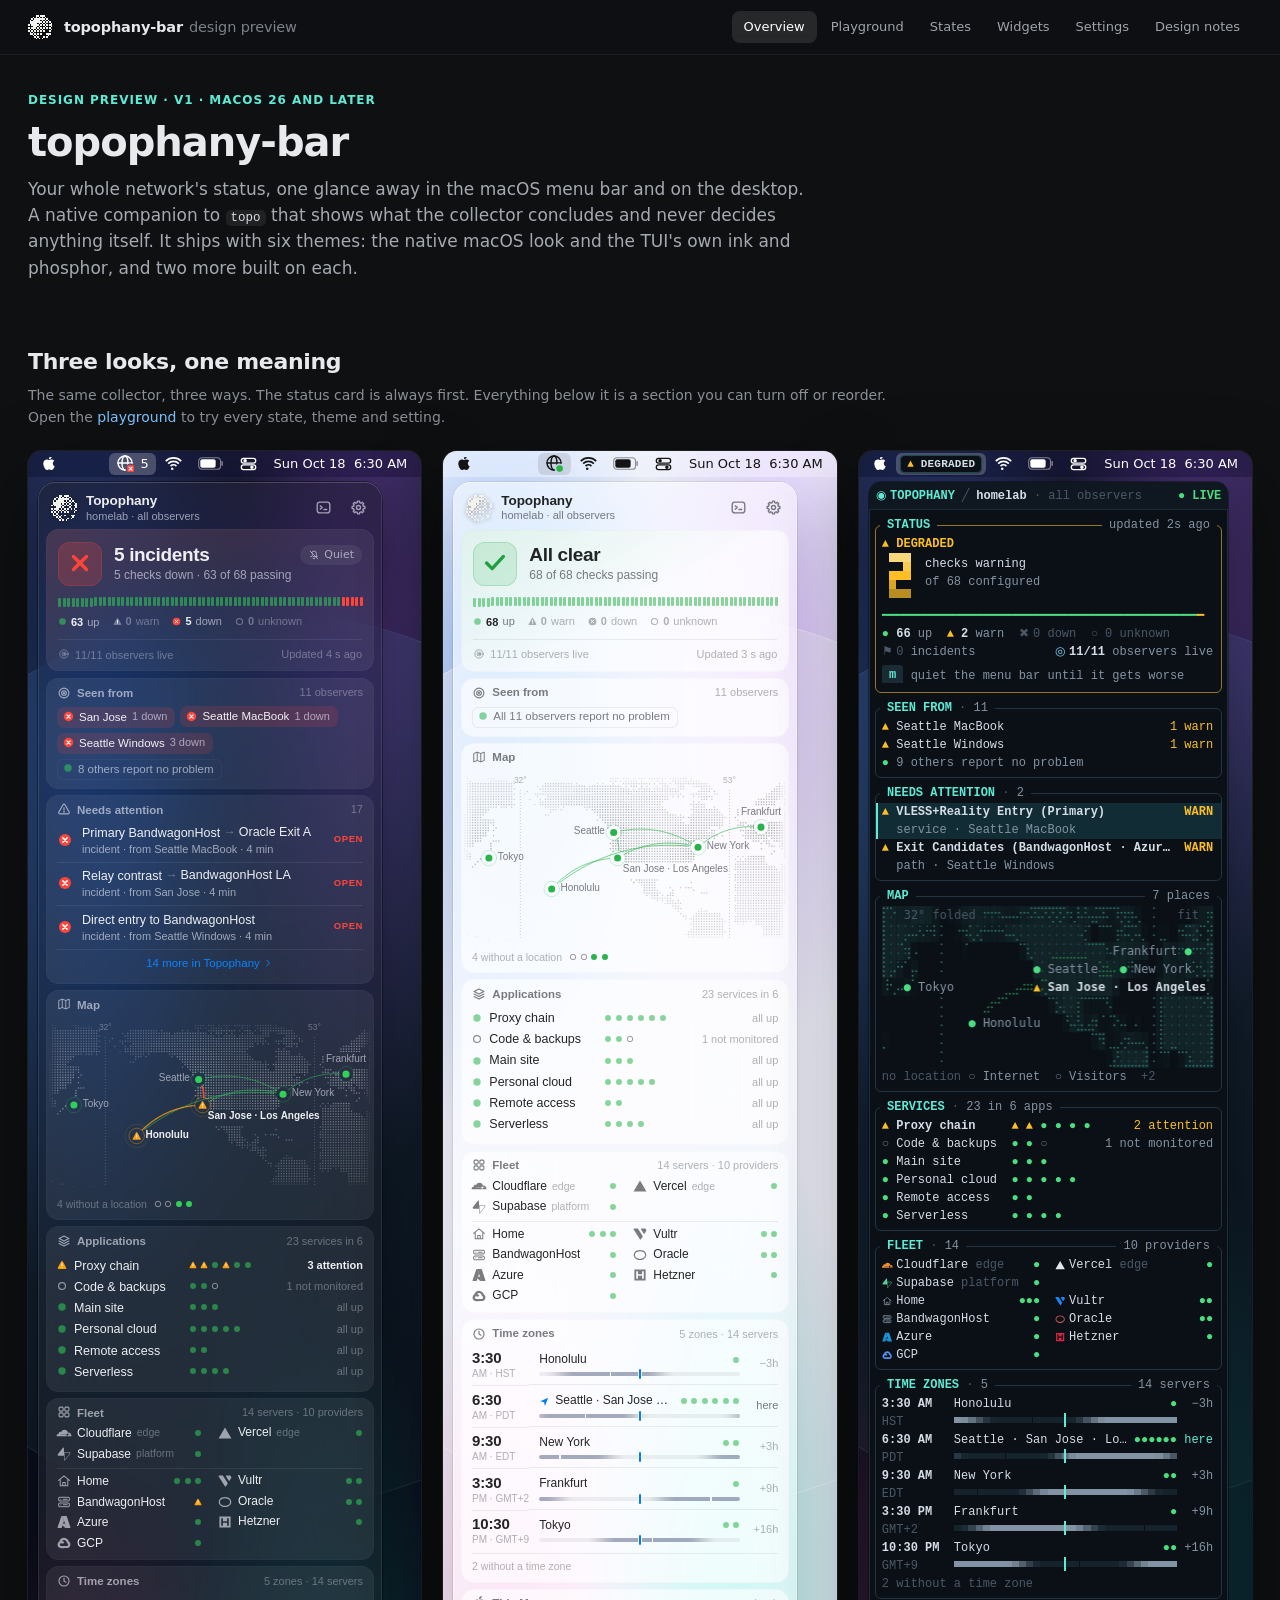
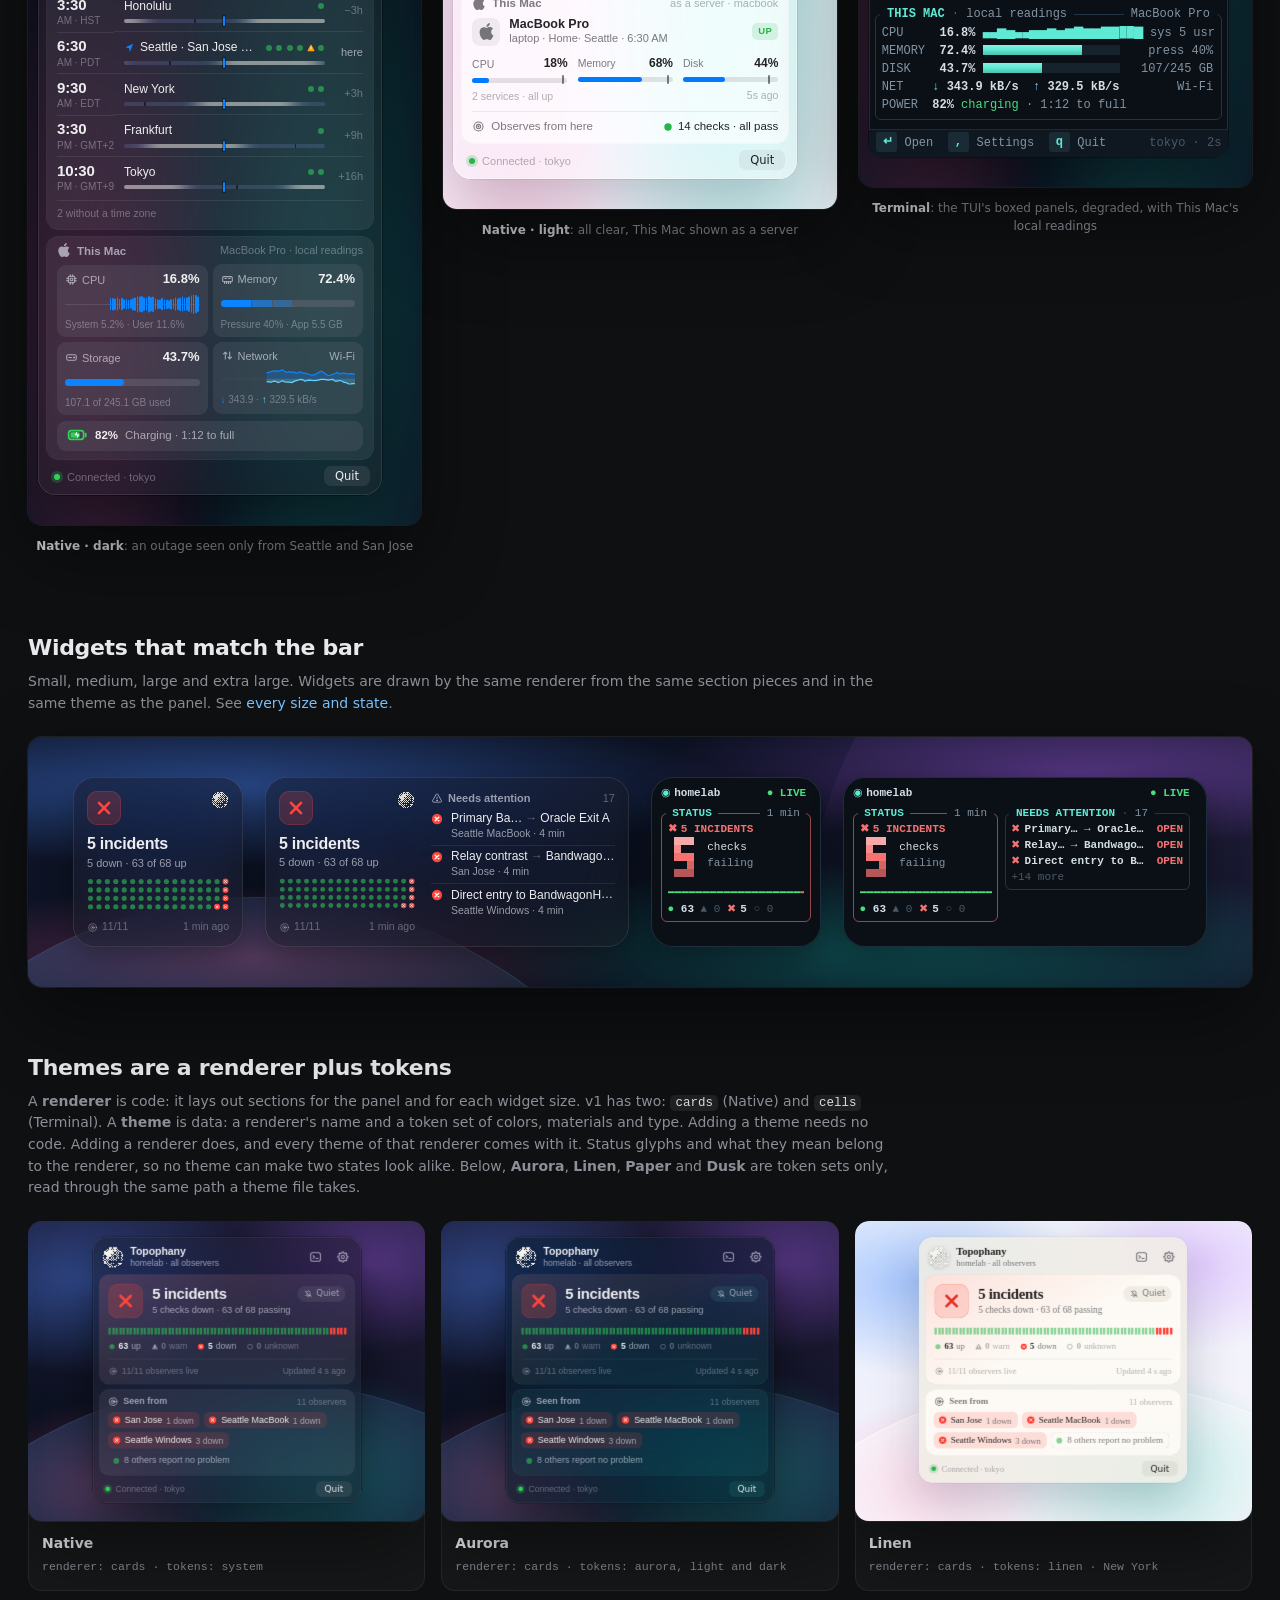
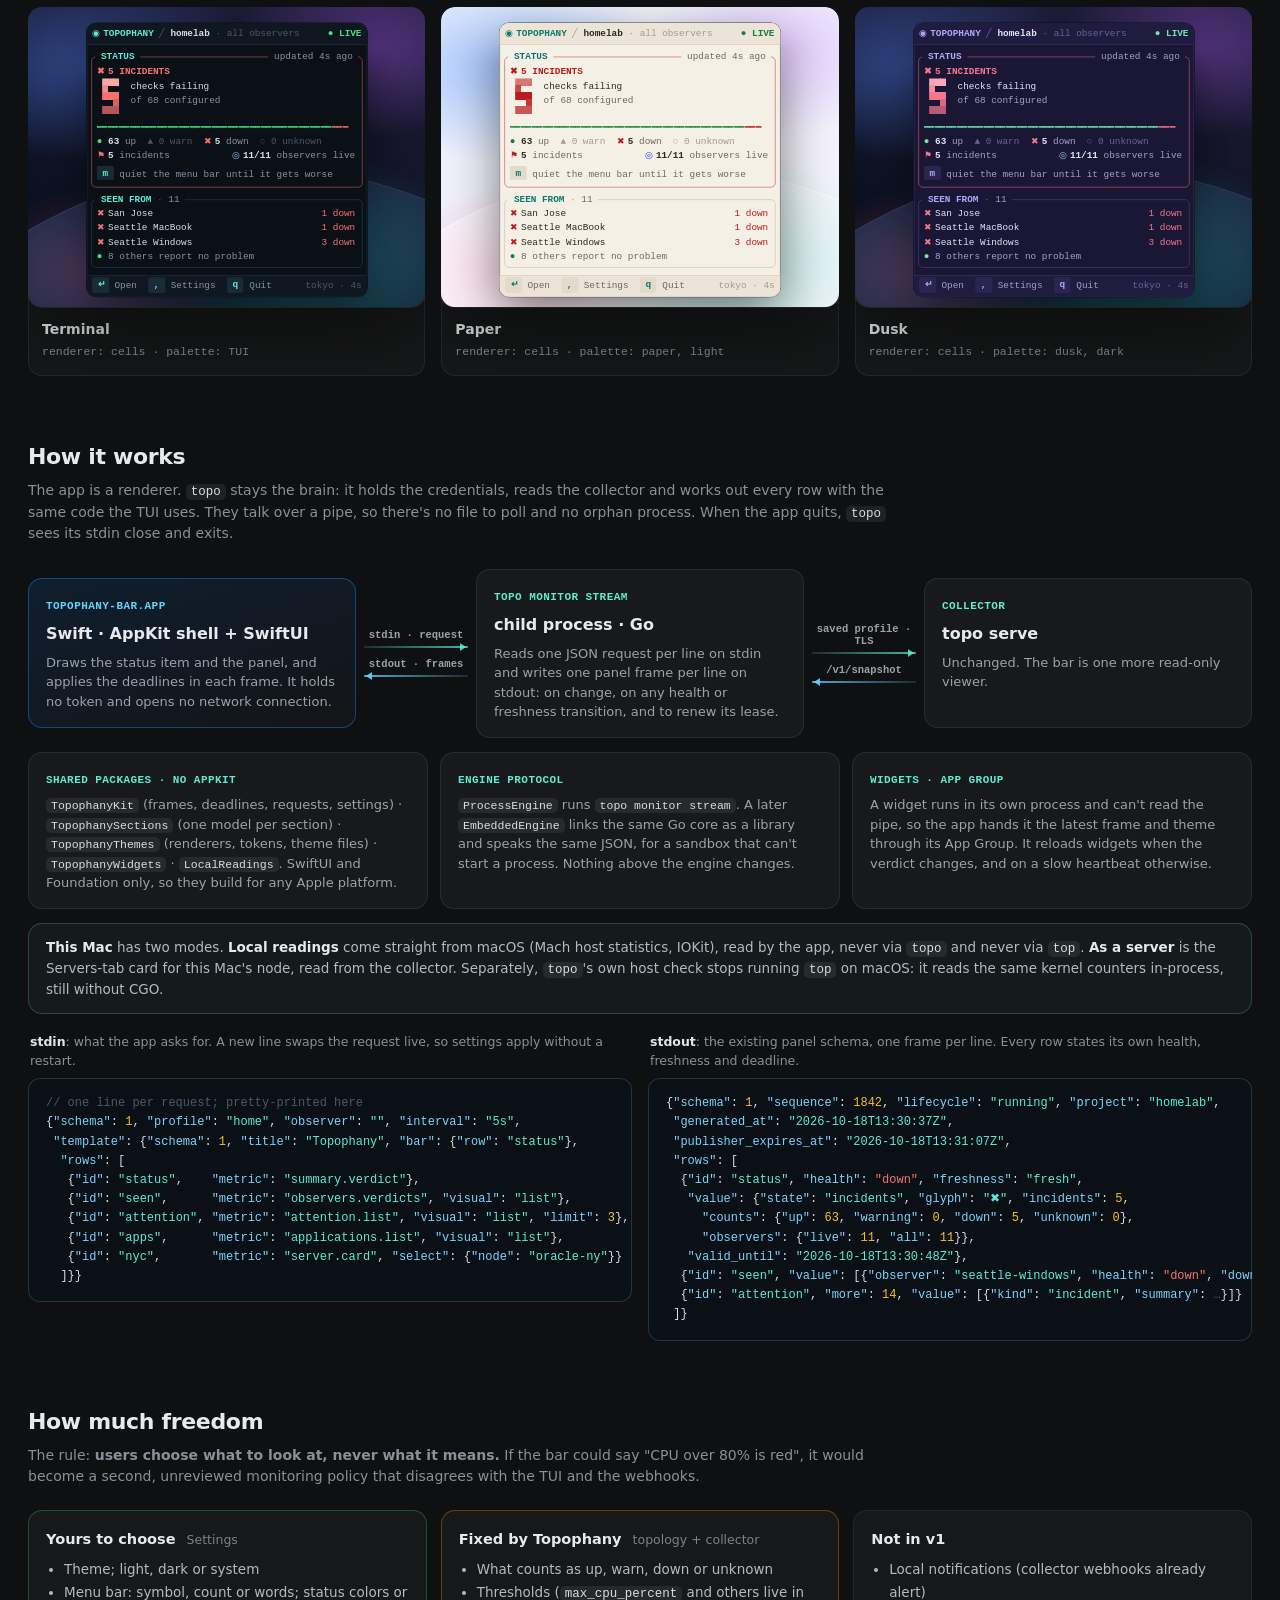
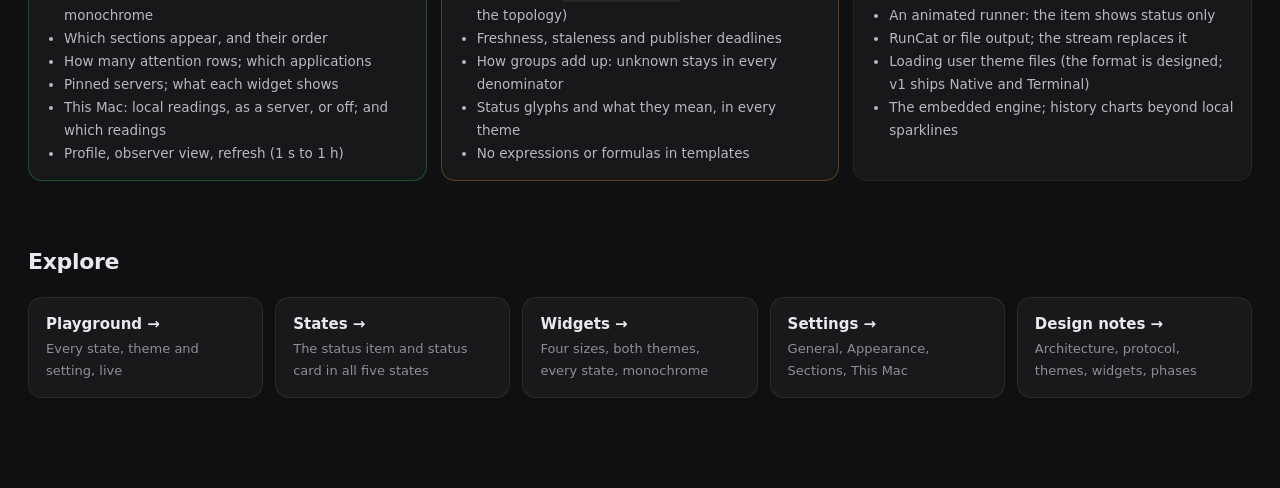
<file: design/index.html>
<!doctype html>
<html lang="en">
<head>
<meta charset="utf-8">
<meta name="viewport" content="width=device-width, initial-scale=1">
<title>topophany-bar · design preview</title>
<link rel="icon" href="assets/mark.svg">
<link rel="stylesheet" href="assets/style.css">
<style>
  .hero-scenes .desk { width: 100%; height: 900px; }
  .flow { display: grid; grid-template-columns: 1fr 120px 1fr 120px 1fr; align-items: center; gap: 0; margin-top: 24px; }
  .node { border-radius: 14px; padding: 16px 18px; background: rgba(255,255,255,.04); box-shadow: inset 0 0 0 1px rgba(255,255,255,.08); min-height: 150px; }
  .node .k { font: 600 11px ui-monospace, "SF Mono", monospace; letter-spacing: .04em; color: #5eead4; text-transform: uppercase; }
  .node h4 { margin: 6px 0 6px; font-size: 16px; font-weight: 650; }
  .node p { margin: 0; color: #9da1a9; font-size: 13px; line-height: 1.5; }
  .node.app { box-shadow: inset 0 0 0 1px rgba(10,132,255,.45); background: linear-gradient(160deg, rgba(10,132,255,.12), rgba(255,255,255,.02)); }
  .node.app .k { color: #64d2ff; }
  .pipe { display: flex; flex-direction: column; gap: 10px; align-items: stretch; padding: 0 8px; }
  .pipe div { position: relative; font: 600 10.5px ui-monospace, "SF Mono", monospace; color: #9da1a9; text-align: center; padding-bottom: 7px; }
  .pipe div::after { content: ""; position: absolute; left: 0; right: 0; bottom: 0; height: 2px; background: linear-gradient(90deg, rgba(94,234,212,.15), rgba(94,234,212,.75)); border-radius: 2px; }
  .pipe div.back::after { background: linear-gradient(270deg, rgba(100,210,255,.15), rgba(100,210,255,.8)); }
  .pipe div::before { content: ""; position: absolute; bottom: -3px; right: -2px; border: 4px solid transparent; border-left: 6px solid rgba(94,234,212,.85); }
  .pipe div.back::before { right: auto; left: -2px; border-left: 4px solid transparent; border-right: 6px solid rgba(100,210,255,.9); }
  .local { margin: 14px 0 0; display: grid; grid-template-columns: 1fr 120px 1fr 120px 1fr; align-items: center; }
  .codes { display: grid; grid-template-columns: 1fr 1fr; gap: 16px; margin-top: 18px; }
  @media (max-width: 1100px) { .codes { grid-template-columns: 1fr; } }
  pre {
    margin: 0; padding: 16px 18px; border-radius: 12px; background: #0a1016; box-shadow: inset 0 0 0 1px #243443;
    font: 12px/1.6 ui-monospace, "SF Mono", Menlo, monospace; color: #d5dee7; overflow: auto; white-space: pre;
  }
  pre .c { color: #4a5868; } pre .k { color: #7dd3fc; } pre .s { color: #5eead4; } pre .n { color: #fbbf24; } pre .h { color: #f87171; }
  .codes > div { min-width: 0; }
  .codecap { font-size: 12.5px; color: #8b8f97; margin: 0 0 8px 2px; }
  .codecap b { color: #e3e5e8; }
  .free { display: grid; grid-template-columns: repeat(3, 1fr); gap: 14px; margin-top: 20px; }
  @media (max-width: 1100px) { .free { grid-template-columns: 1fr; } }
  .free .card ul { margin: 8px 0 0; padding-left: 18px; color: #b6b9c0; font-size: 13.5px; line-height: 1.7; }
  .free .card.yes { box-shadow: inset 0 0 0 1px rgba(48,209,88,.3); }
  .free .card.no { box-shadow: inset 0 0 0 1px rgba(255,159,10,.3); }
  .free .card h4 span { font-weight: 500; color: #7d818a; font-size: 12.5px; margin-left: 6px; }
  .wrow { display: flex; gap: 22px; justify-content: center; flex-wrap: wrap; padding: 40px 24px; }
  .themes3 { display: grid; grid-template-columns: repeat(3, minmax(0, 1fr)); gap: 16px; margin-top: 20px; }
  @media (max-width: 1200px) { .themes3 { grid-template-columns: 1fr 1fr; } }
  .th { border-radius: 14px; overflow: hidden; background: rgba(255,255,255,.03); box-shadow: inset 0 0 0 1px rgba(255,255,255,.07); }
  .th .tile { height: 300px; position: relative; overflow: hidden; display: flex; justify-content: center; padding-top: 16px; }
  .th .tile > div { transform: scale(.78); transform-origin: top center; }
  .th .meta { padding: 12px 14px 14px; }
  .th .meta b { display: block; font-size: 14px; }
  .th .meta span { font: 11.5px ui-monospace, "SF Mono", monospace; color: #8b8f97; }
  .pk { display: grid; grid-template-columns: repeat(3, minmax(0, 1fr)); gap: 12px; margin-top: 14px; }
  @media (max-width: 1100px) { .pk { grid-template-columns: 1fr; } }
  .pk .node { min-height: 0; }
  .pk .node code { font-size: 11.5px; }
  .shared { margin-top: 14px; padding: 14px 18px; border-radius: 14px; background: rgba(94,234,212,.05); box-shadow: inset 0 0 0 1px rgba(94,234,212,.22); color: #b6b9c0; font-size: 13.5px; }
  .shared b { color: #e8e9ec; }
</style>
</head>
<body>
<div class="top"><img src="assets/mark.svg" alt=""><span class="brand">topophany-bar<span>design preview</span></span>
  <nav><a class="on" href="index.html">Overview</a><a href="playground.html">Playground</a><a href="states.html">States</a><a href="widgets.html">Widgets</a><a href="settings.html">Settings</a><a href="DESIGN.md">Design notes</a></nav></div>
<div class="wrap">
  <div class="eyebrow">Design preview · v1 · macOS 26 and later</div>
  <h1>topophany-bar</h1>
  <p class="lede">Your whole network's status, one glance away in the macOS menu bar and on the desktop. A native companion to <code>topo</code> that shows what the collector concludes and never decides anything itself. It ships with six themes: the native macOS look and the TUI's own ink and phosphor, and two more built on each.</p>

  <h2>Three looks, one meaning</h2>
  <p class="sub">The same collector, three ways. The status card is always first. Everything below it is a section you can turn off or reorder. Open the <a href="playground.html">playground</a> to try every state, theme and setting.</p>
  <div class="grid3 hero-scenes">
    <div><div id="s1"></div><p class="cap"><b>Native · dark</b>: an outage seen only from Seattle and San Jose</p></div>
    <div><div id="s2"></div><p class="cap"><b>Native · light</b>: all clear, This Mac shown as a server</p></div>
    <div><div id="s3"></div><p class="cap"><b>Terminal</b>: the TUI's boxed panels, degraded, with This Mac's local readings</p></div>
  </div>

  <h2>Widgets that match the bar</h2>
  <p class="sub">Small, medium, large and extra large. Widgets are drawn by the same renderer from the same section pieces and in the same theme as the panel. See <a href="widgets.html">every size and state</a>.</p>
  <div class="desk wall-dark wrow" id="wd"></div>

  <h2>Themes are a renderer plus tokens</h2>
  <p class="sub">A <b>renderer</b> is code: it lays out sections for the panel and for each widget size. v1 has two: <code>cards</code> (Native) and <code>cells</code> (Terminal). A <b>theme</b> is data: a renderer's name and a token set of colors, materials and type. Adding a theme needs no code. Adding a renderer does, and every theme of that renderer comes with it. Status glyphs and what they mean belong to the renderer, so no theme can make two states look alike. Below, <b>Aurora</b>, <b>Linen</b>, <b>Paper</b> and <b>Dusk</b> are token sets only, read through the same path a theme file takes.</p>
  <div class="themes3" id="themes"></div>

  <h2>How it works</h2>
  <p class="sub">The app is a renderer. <code>topo</code> stays the brain: it holds the credentials, reads the collector and works out every row with the same code the TUI uses. They talk over a pipe, so there's no file to poll and no orphan process. When the app quits, <code>topo</code> sees its stdin close and exits.</p>
  <div class="flow">
    <div class="node app"><span class="k">topophany-bar.app</span><h4>Swift · AppKit shell + SwiftUI</h4><p>Draws the status item and the panel, and applies the deadlines in each frame. It holds no token and opens no network connection.</p></div>
    <div class="pipe"><div>stdin · request</div><div class="back">stdout · frames</div></div>
    <div class="node"><span class="k">topo monitor stream</span><h4>child process · Go</h4><p>Reads one JSON request per line on stdin and writes one panel frame per line on stdout: on change, on any health or freshness transition, and to renew its lease.</p></div>
    <div class="pipe"><div>saved profile · TLS</div><div class="back">/v1/snapshot</div></div>
    <div class="node"><span class="k">collector</span><h4>topo serve</h4><p>Unchanged. The bar is one more read-only viewer.</p></div>
  </div>
  <div class="pk">
    <div class="node"><span class="k">Shared packages · no AppKit</span><p style="margin-top:6px"><code>TopophanyKit</code> (frames, deadlines, requests, settings) · <code>TopophanySections</code> (one model per section) · <code>TopophanyThemes</code> (renderers, tokens, theme files) · <code>TopophanyWidgets</code> · <code>LocalReadings</code>. SwiftUI and Foundation only, so they build for any Apple platform.</p></div>
    <div class="node"><span class="k">Engine protocol</span><p style="margin-top:6px"><code>ProcessEngine</code> runs <code>topo monitor stream</code>. A later <code>EmbeddedEngine</code> links the same Go core as a library and speaks the same JSON, for a sandbox that can't start a process. Nothing above the engine changes.</p></div>
    <div class="node"><span class="k">Widgets · App Group</span><p style="margin-top:6px">A widget runs in its own process and can't read the pipe, so the app hands it the latest frame and theme through its App Group. It reloads widgets when the verdict changes, and on a slow heartbeat otherwise.</p></div>
  </div>
  <div class="shared"><b>This Mac</b> has two modes. <b>Local readings</b> come straight from macOS (Mach host statistics, IOKit), read by the app, never via <code>topo</code> and never via <code>top</code>. <b>As a server</b> is the Servers-tab card for this Mac's node, read from the collector. Separately, <code>topo</code>'s own host check stops running <code>top</code> on macOS: it reads the same kernel counters in-process, still without CGO.</div>

  <div class="codes">
    <div><p class="codecap"><b>stdin</b>: what the app asks for. A new line swaps the request live, so settings apply without a restart.</p>
<pre><span class="c">// one line per request; pretty-printed here</span>
{<span class="k">"schema"</span>: <span class="n">1</span>, <span class="k">"profile"</span>: <span class="s">"home"</span>, <span class="k">"observer"</span>: <span class="s">""</span>, <span class="k">"interval"</span>: <span class="s">"5s"</span>,
 <span class="k">"template"</span>: {<span class="k">"schema"</span>: <span class="n">1</span>, <span class="k">"title"</span>: <span class="s">"Topophany"</span>, <span class="k">"bar"</span>: {<span class="k">"row"</span>: <span class="s">"status"</span>},
  <span class="k">"rows"</span>: [
   {<span class="k">"id"</span>: <span class="s">"status"</span>,    <span class="k">"metric"</span>: <span class="s">"summary.verdict"</span>},
   {<span class="k">"id"</span>: <span class="s">"seen"</span>,      <span class="k">"metric"</span>: <span class="s">"observers.verdicts"</span>, <span class="k">"visual"</span>: <span class="s">"list"</span>},
   {<span class="k">"id"</span>: <span class="s">"attention"</span>, <span class="k">"metric"</span>: <span class="s">"attention.list"</span>, <span class="k">"visual"</span>: <span class="s">"list"</span>, <span class="k">"limit"</span>: <span class="n">3</span>},
   {<span class="k">"id"</span>: <span class="s">"apps"</span>,      <span class="k">"metric"</span>: <span class="s">"applications.list"</span>, <span class="k">"visual"</span>: <span class="s">"list"</span>},
   {<span class="k">"id"</span>: <span class="s">"nyc"</span>,       <span class="k">"metric"</span>: <span class="s">"server.card"</span>, <span class="k">"select"</span>: {<span class="k">"node"</span>: <span class="s">"oracle-ny"</span>}}
  ]}}</pre></div>
    <div><p class="codecap"><b>stdout</b>: the existing panel schema, one frame per line. Every row states its own health, freshness and deadline.</p>
<pre>{<span class="k">"schema"</span>: <span class="n">1</span>, <span class="k">"sequence"</span>: <span class="n">1842</span>, <span class="k">"lifecycle"</span>: <span class="s">"running"</span>, <span class="k">"project"</span>: <span class="s">"homelab"</span>,
 <span class="k">"generated_at"</span>: <span class="s">"2026-10-18T13:30:37Z"</span>,
 <span class="k">"publisher_expires_at"</span>: <span class="s">"2026-10-18T13:31:07Z"</span>,
 <span class="k">"rows"</span>: [
  {<span class="k">"id"</span>: <span class="s">"status"</span>, <span class="k">"health"</span>: <span class="h">"down"</span>, <span class="k">"freshness"</span>: <span class="s">"fresh"</span>,
   <span class="k">"value"</span>: {<span class="k">"state"</span>: <span class="s">"incidents"</span>, <span class="k">"glyph"</span>: <span class="s">"✖"</span>, <span class="k">"incidents"</span>: <span class="n">5</span>,
     <span class="k">"counts"</span>: {<span class="k">"up"</span>: <span class="n">63</span>, <span class="k">"warning"</span>: <span class="n">0</span>, <span class="k">"down"</span>: <span class="n">5</span>, <span class="k">"unknown"</span>: <span class="n">0</span>},
     <span class="k">"observers"</span>: {<span class="k">"live"</span>: <span class="n">11</span>, <span class="k">"all"</span>: <span class="n">11</span>}},
   <span class="k">"valid_until"</span>: <span class="s">"2026-10-18T13:30:48Z"</span>},
  {<span class="k">"id"</span>: <span class="s">"seen"</span>, <span class="k">"value"</span>: [{<span class="k">"observer"</span>: <span class="s">"seattle-windows"</span>, <span class="k">"health"</span>: <span class="h">"down"</span>, <span class="k">"down"</span>: <span class="n">3</span>}, <span class="c">…</span>]},
  {<span class="k">"id"</span>: <span class="s">"attention"</span>, <span class="k">"more"</span>: <span class="n">14</span>, <span class="k">"value"</span>: [{<span class="k">"kind"</span>: <span class="s">"incident"</span>, <span class="k">"summary"</span>: <span class="c">…</span>}]}
 ]}</pre></div>
  </div>

  <h2>How much freedom</h2>
  <p class="sub">The rule: <b>users choose what to look at, never what it means.</b> If the bar could say "CPU over 80% is red", it would become a second, unreviewed monitoring policy that disagrees with the TUI and the webhooks.</p>
  <div class="free">
    <div class="card yes"><h4>Yours to choose <span>Settings</span></h4><ul>
      <li>Theme; light, dark or system</li>
      <li>Menu bar: symbol, count or words; status colors or monochrome</li>
      <li>Which sections appear, and their order</li>
      <li>How many attention rows; which applications</li>
      <li>Pinned servers; what each widget shows</li>
      <li>This Mac: local readings, as a server, or off; and which readings</li>
      <li>Profile, observer view, refresh (1 s to 1 h)</li>
    </ul></div>
    <div class="card no"><h4>Fixed by Topophany <span>topology + collector</span></h4><ul>
      <li>What counts as up, warn, down or unknown</li>
      <li>Thresholds (<code>max_cpu_percent</code> and others live in the topology)</li>
      <li>Freshness, staleness and publisher deadlines</li>
      <li>How groups add up: unknown stays in every denominator</li>
      <li>Status glyphs and what they mean, in every theme</li>
      <li>No expressions or formulas in templates</li>
    </ul></div>
    <div class="card"><h4>Not in v1</h4><ul>
      <li>Local notifications (collector webhooks already alert)</li>
      <li>An animated runner: the item shows status only</li>
      <li>RunCat or file output; the stream replaces it</li>
      <li>Loading user theme files (the format is designed; v1 ships Native and Terminal)</li>
      <li>The embedded engine; history charts beyond local sparklines</li>
    </ul></div>
  </div>

  <h2>Explore</h2>
  <div class="links">
    <a href="playground.html"><b>Playground →</b><span>Every state, theme and setting, live</span></a>
    <a href="states.html"><b>States →</b><span>The status item and status card in all five states</span></a>
    <a href="widgets.html"><b>Widgets →</b><span>Four sizes, both themes, every state, monochrome</span></a>
    <a href="settings.html"><b>Settings →</b><span>General, Appearance, Sections, This Mac</span></a>
    <a href="DESIGN.md"><b>Design notes →</b><span>Architecture, protocol, themes, widgets, phases</span></a>
  </div>
</div>
<script src="assets/data.js"></script>
<script src="assets/providers.js"></script>
<script src="assets/provider-logos.js"></script>
<script src="assets/render.js"></script>
<script src="assets/widgets.js"></script>
<script src="assets/land.js"></script>
<script src="assets/map.js"></script>
<script>
  const D = window.TB_DATA;
  const base = () => Object.assign(TB.defaults(), { cls: 'narrow', fit: true, fitPad: 30 });
  TB.scene(document.getElementById('s1'), D.scenarios.incidents, Object.assign(base(), { appearance: 'dark' }));
  TB.scene(document.getElementById('s2'), D.scenarios.clear, Object.assign(base(), { appearance: 'light', mac: 'server' }));
  TB.scene(document.getElementById('s3'), D.scenarios.degraded, Object.assign(base(), { theme: 'tui', appearance: 'dark', text: 'words' }));

  const sc = D.scenarios.incidents;
  document.getElementById('wd').innerHTML = [
    TB.widget('status', 's', sc, { theme: 'native', appearance: 'dark' }),
    TB.widget('status', 'm', sc, { theme: 'native', appearance: 'dark' }),
    TB.widget('status', 's', sc, { theme: 'tui' }),
    TB.widget('status', 'm', sc, { theme: 'tui' }),
  ].join('');

  const tO = Object.assign(TB.defaults(), { sections: { seen: true, attention: false, apps: false, servers: false, mac: false } });
  const themes = [
    ['Native', 'renderer: cards · tokens: system', 'dark', TB.nativePanel(sc, Object.assign({}, tO, { appearance: 'dark' }))],
    ['Aurora', 'renderer: cards · tokens: aurora, light and dark', 'dark', TB.nativePanel(sc, Object.assign({}, tO, { appearance: 'dark', tokens: 'aurora' }))],
    ['Linen', 'renderer: cards · tokens: linen · New York', 'light', TB.nativePanel(sc, Object.assign({}, tO, { appearance: 'light', tokens: 'linen' }))],
    ['Terminal', 'renderer: cells · palette: TUI', 'dark', TB.tuiPanel(sc, Object.assign({}, tO, { theme: 'tui' }))],
    ['Paper', 'renderer: cells · palette: paper, light', 'light', TB.tuiPanel(sc, Object.assign({}, tO, { theme: 'tui', palette: 'paper' }))],
    ['Dusk', 'renderer: cells · palette: dusk, dark', 'dark', TB.tuiPanel(sc, Object.assign({}, tO, { theme: 'tui', palette: 'dusk' }))],
  ];
  document.getElementById('themes').innerHTML = themes.map(([n, m, wall, html]) =>
    `<div class="th"><div class="tile desk wall-${wall}">${html}</div><div class="meta"><b>${n}</b><span>${m}</span></div></div>`).join('');
</script>
</body>
</html>
</file>
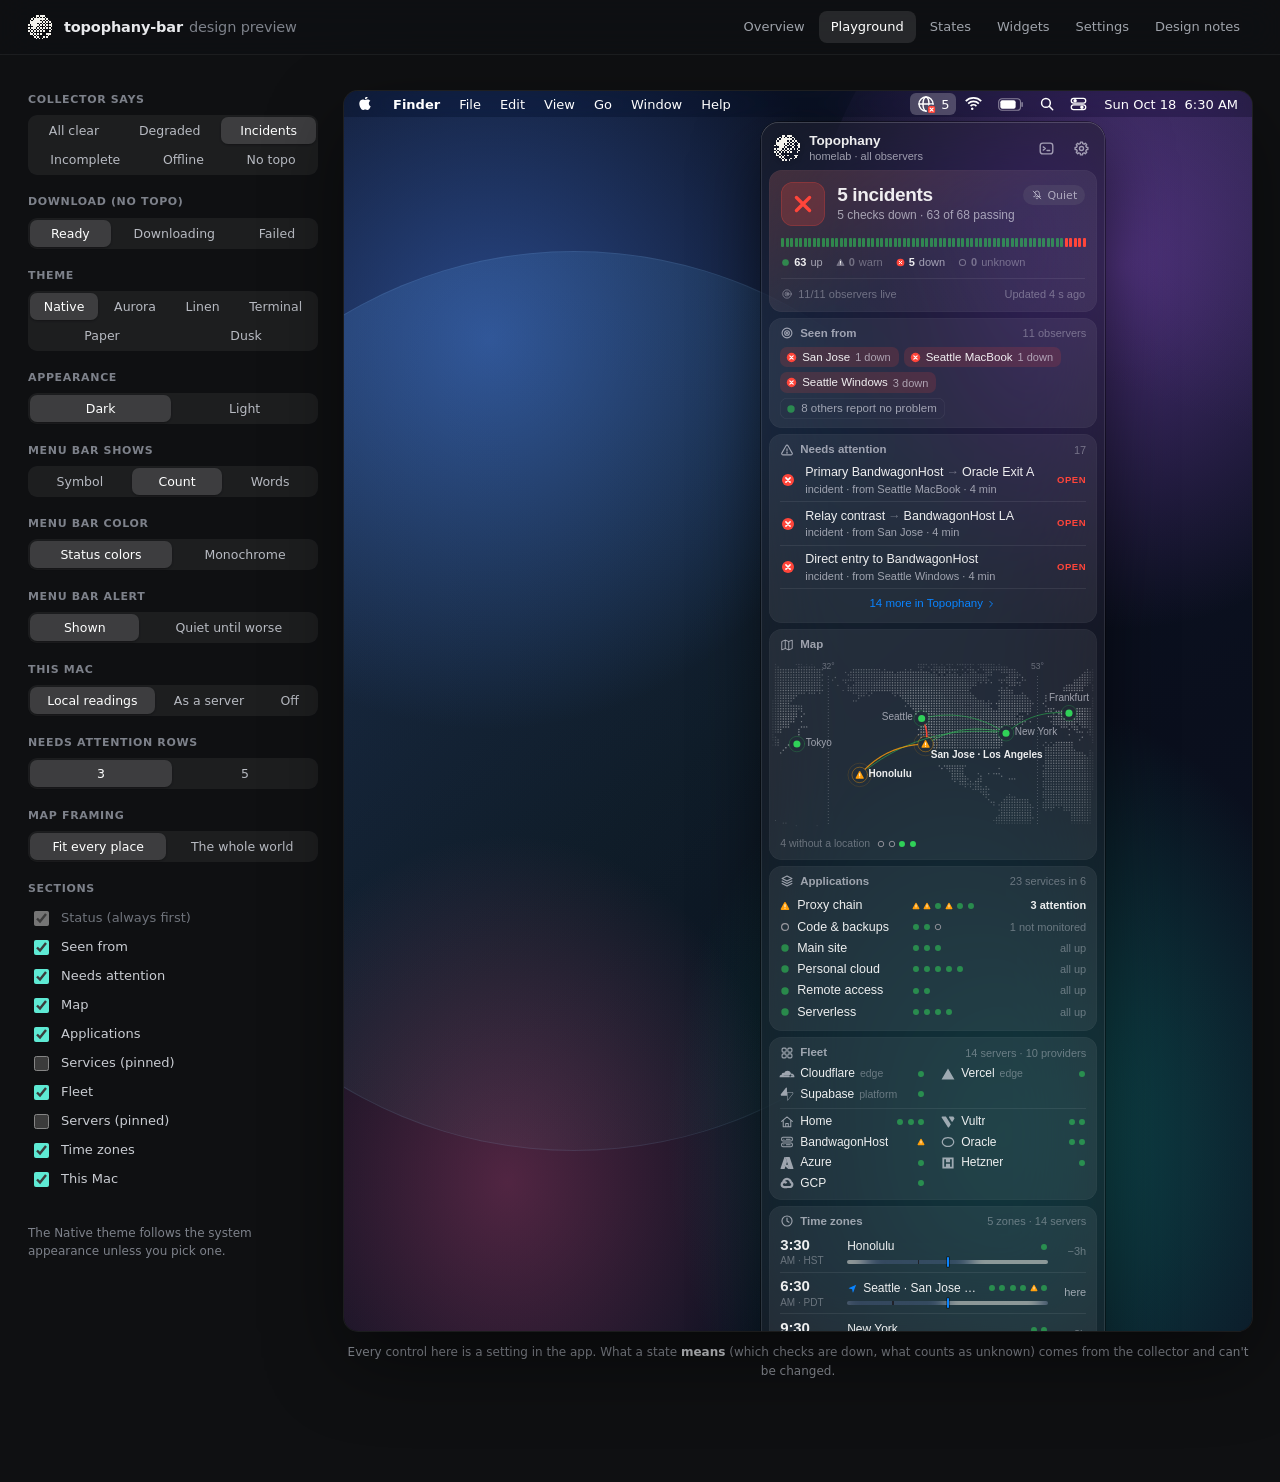
<file: design/playground.html>
<!doctype html>
<html lang="en">
<head>
<meta charset="utf-8">
<meta name="viewport" content="width=device-width, initial-scale=1">
<title>Playground · topophany-bar</title>
<link rel="icon" href="assets/mark.svg">
<link rel="stylesheet" href="assets/style.css">
<link rel="stylesheet" href="assets/service.css">
<style>
  .play { display: grid; grid-template-columns: 290px minmax(0, 1fr); gap: 26px; align-items: start; }
  .rail { position: sticky; top: 74px; display: flex; flex-direction: column; gap: 18px; }
  .ctl h5 { margin: 0 0 7px; font-size: 11px; font-weight: 600; letter-spacing: .06em; text-transform: uppercase; color: #7d818a; }
  .seg-c { display: flex; flex-wrap: wrap; gap: 2px; padding: 2px; border-radius: 9px; background: rgba(255,255,255,.06); }
  .seg-c button {
    flex: 1 1 auto; border: 0; background: transparent; color: #b8bbc2; font: 500 12.5px -apple-system, system-ui, sans-serif;
    padding: 6px 9px; border-radius: 7px; cursor: pointer; white-space: nowrap;
  }
  .seg-c button:hover { color: #fff; }
  .seg-c button.on { background: rgba(255,255,255,.14); color: #fff; box-shadow: 0 1px 2px rgba(0,0,0,.3); }
  .checks label { display: flex; align-items: center; gap: 9px; padding: 4px 2px; color: #c9ccd2; font-size: 13px; cursor: pointer; }
  .checks input { accent-color: #5eead4; width: 15px; height: 15px; }
  .checks .locked { color: #6f737b; }
  .note { font-size: 12px; color: #7d818a; line-height: 1.5; }
  #stage { width: 100%; height: 1240px; }
</style>
</head>
<body>
<div class="top"><img src="assets/mark.svg" alt=""><span class="brand">topophany-bar<span>design preview</span></span>
  <nav><a href="index.html">Overview</a><a class="on" href="playground.html">Playground</a><a href="states.html">States</a><a href="widgets.html">Widgets</a><a href="settings.html">Settings</a><a href="DESIGN.md">Design notes</a></nav></div>
<div class="wrap">
  <div class="play">
    <aside class="rail" id="rail"></aside>
    <main><div id="stage"></div>
      <p class="cap">Every control here is a setting in the app. What a state <b>means</b> (which checks are down, what counts as unknown) comes from the collector and can't be changed.</p></main>
  </div>
</div>
<script src="assets/data.js"></script>
<script src="assets/providers.js"></script>
<script src="assets/provider-logos.js"></script>
<script src="assets/render.js"></script>
<script src="assets/widgets.js"></script>
<script src="assets/land.js"></script>
<script src="assets/map.js"></script>
<script src="assets/service-data.js"></script>
<script src="assets/service.js"></script>
<script>
  const D = window.TB_DATA;
  const st = Object.assign(TB.defaults(), { scenario: 'incidents', alert: 'shown' });
  const q = new URLSearchParams(location.search);
  st.fetch = 'ready';
  for (const k of ['theme', 'appearance', 'text', 'color', 'alert', 'mac', 'scenario', 'fetch', 'mapFrame']) if (q.get(k)) st[k] = q.get(k);
  if (q.get('servers')) st.sections.servers = q.get('servers') === '1';
  st.sections.services = q.get('services') === '1';
  if (q.get('limit')) st.limit = +q.get('limit');

  const groups = [
    ['scenario', 'Collector says', D.order.concat('missing').map((k) => [k, D.scenarios[k].label])],
    ['fetch', 'Download (no topo)', [['ready', 'Ready'], ['downloading', 'Downloading'], ['failed', 'Failed']]],
    ['theme', 'Theme', [['native', 'Native'], ['aurora', 'Aurora'], ['linen', 'Linen'], ['tui', 'Terminal'], ['paper', 'Paper'], ['dusk', 'Dusk']]],
    ['appearance', 'Appearance', [['dark', 'Dark'], ['light', 'Light']]],
    ['text', 'Menu bar shows', [['symbol', 'Symbol'], ['count', 'Count'], ['words', 'Words']]],
    ['color', 'Menu bar color', [['status', 'Status colors'], ['mono', 'Monochrome']]],
    ['alert', 'Menu bar alert', [['shown', 'Shown'], ['quiet', 'Quiet until worse']]],
    ['mac', 'This Mac', [['local', 'Local readings'], ['server', 'As a server'], ['off', 'Off']]],
    ['limit', 'Needs attention rows', [[3, '3'], [5, '5']]],
    ['mapFrame', 'Map framing', [['fit', 'Fit every place'], ['world', 'The whole world']]],
  ];
  const sections = [['seen', 'Seen from'], ['attention', 'Needs attention'], ['map', 'Map'], ['apps', 'Applications'], ['services', 'Services (pinned)'], ['fleet', 'Fleet'], ['servers', 'Servers (pinned)'], ['zones', 'Time zones'], ['mac', 'This Mac']];

  function rail() {
    const r = document.getElementById('rail');
    r.innerHTML = groups.map(([key, label, opts]) => `<div class="ctl"><h5>${label}</h5><div class="seg-c">${opts.map(([v, t]) =>
      `<button data-k="${key}" data-v="${v}" class="${String(st[key]) === String(v) ? 'on' : ''}">${t}</button>`).join('')}</div></div>`).join('') +
      `<div class="ctl"><h5>Sections</h5><div class="checks"><label class="locked"><input type="checkbox" checked disabled>Status (always first)</label>${sections.map(([k, t]) =>
        `<label><input type="checkbox" data-s="${k}" ${st.sections[k] ? 'checked' : ''}>${t}</label>`).join('')}</div></div>
      <p class="note">${{ tui: 'The Terminal theme always paints the TUI’s ink, so Appearance only changes the desktop and menu bar behind it.', paper: 'Paper is only a palette for the Terminal renderer, and always light.', dusk: 'Dusk is only a palette for the Terminal renderer, and always dark.', aurora: 'Aurora is only tokens over the Native renderer, light and dark.', linen: 'Linen is only tokens over the Native renderer, light and dark, set in New York.' }[st.theme] || 'The Native theme follows the system appearance unless you pick one.'}</p>`;
    r.querySelectorAll('button').forEach((b) => b.onclick = () => { st[b.dataset.k] = b.dataset.k === 'limit' ? +b.dataset.v : b.dataset.v; draw(); });
    r.querySelectorAll('input[data-s]').forEach((c) => c.onchange = () => { st.sections[c.dataset.s] = c.checked; draw(); });
  }
  // The two pinned services, as topo would send them in each scenario: the
  // primary entry and the main site.
  function pinned() {
    if (!st.sections.services) return { services: [] };
    const SD = window.SC_DATA;
    const view = { clear: 'normal', degraded: 'transit', incidents: 'transit', incomplete: 'normal', offline: 'cached', stale: 'transit' }[st.scenario];
    if (!view) return { services: [] };
    const c = SD[view].cards;
    const entry = view === 'cached' ? Object.assign({}, SD.transit.cards['vless-transit'], { note: 'cached', health: 'unknown' }) : c['vless-transit'] || SD.normal.cards.shortlink;
    return { services: [entry, c.blog], stale: st.scenario === 'stale' || view === 'cached' };
  }
  function draw() {
    rail();
    // A theme is a renderer family and a token set.
    const look = { native: { theme: 'native' }, tui: { theme: 'tui' }, aurora: { theme: 'native', tokens: 'aurora' }, linen: { theme: 'native', tokens: 'linen' },
      paper: { theme: 'tui', palette: 'paper' }, dusk: { theme: 'tui', palette: 'dusk' } }[st.theme];
    TB.scene(document.getElementById('stage'), D.scenarios[st.scenario], Object.assign({}, st, look, { quiet: st.alert === 'quiet' }, pinned()));
  }
  draw();
</script>
</body>
</html>
</file>
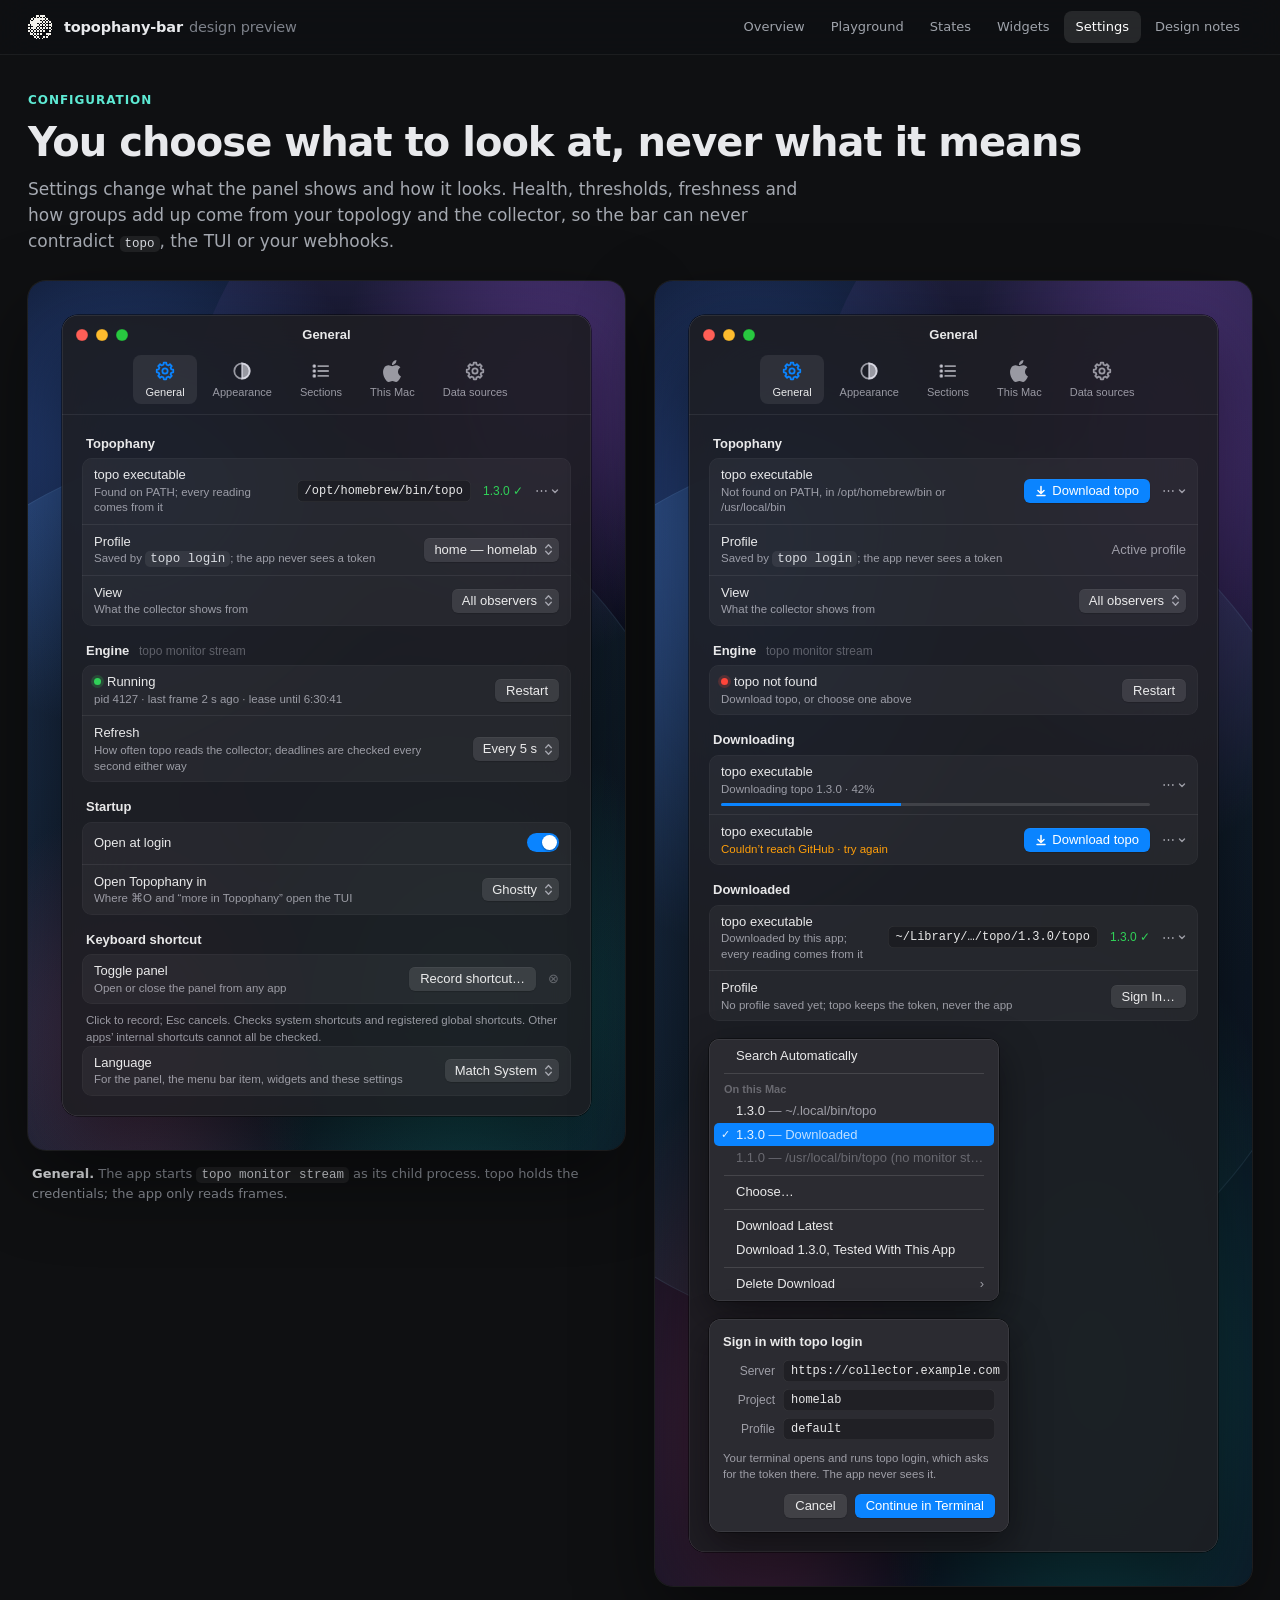
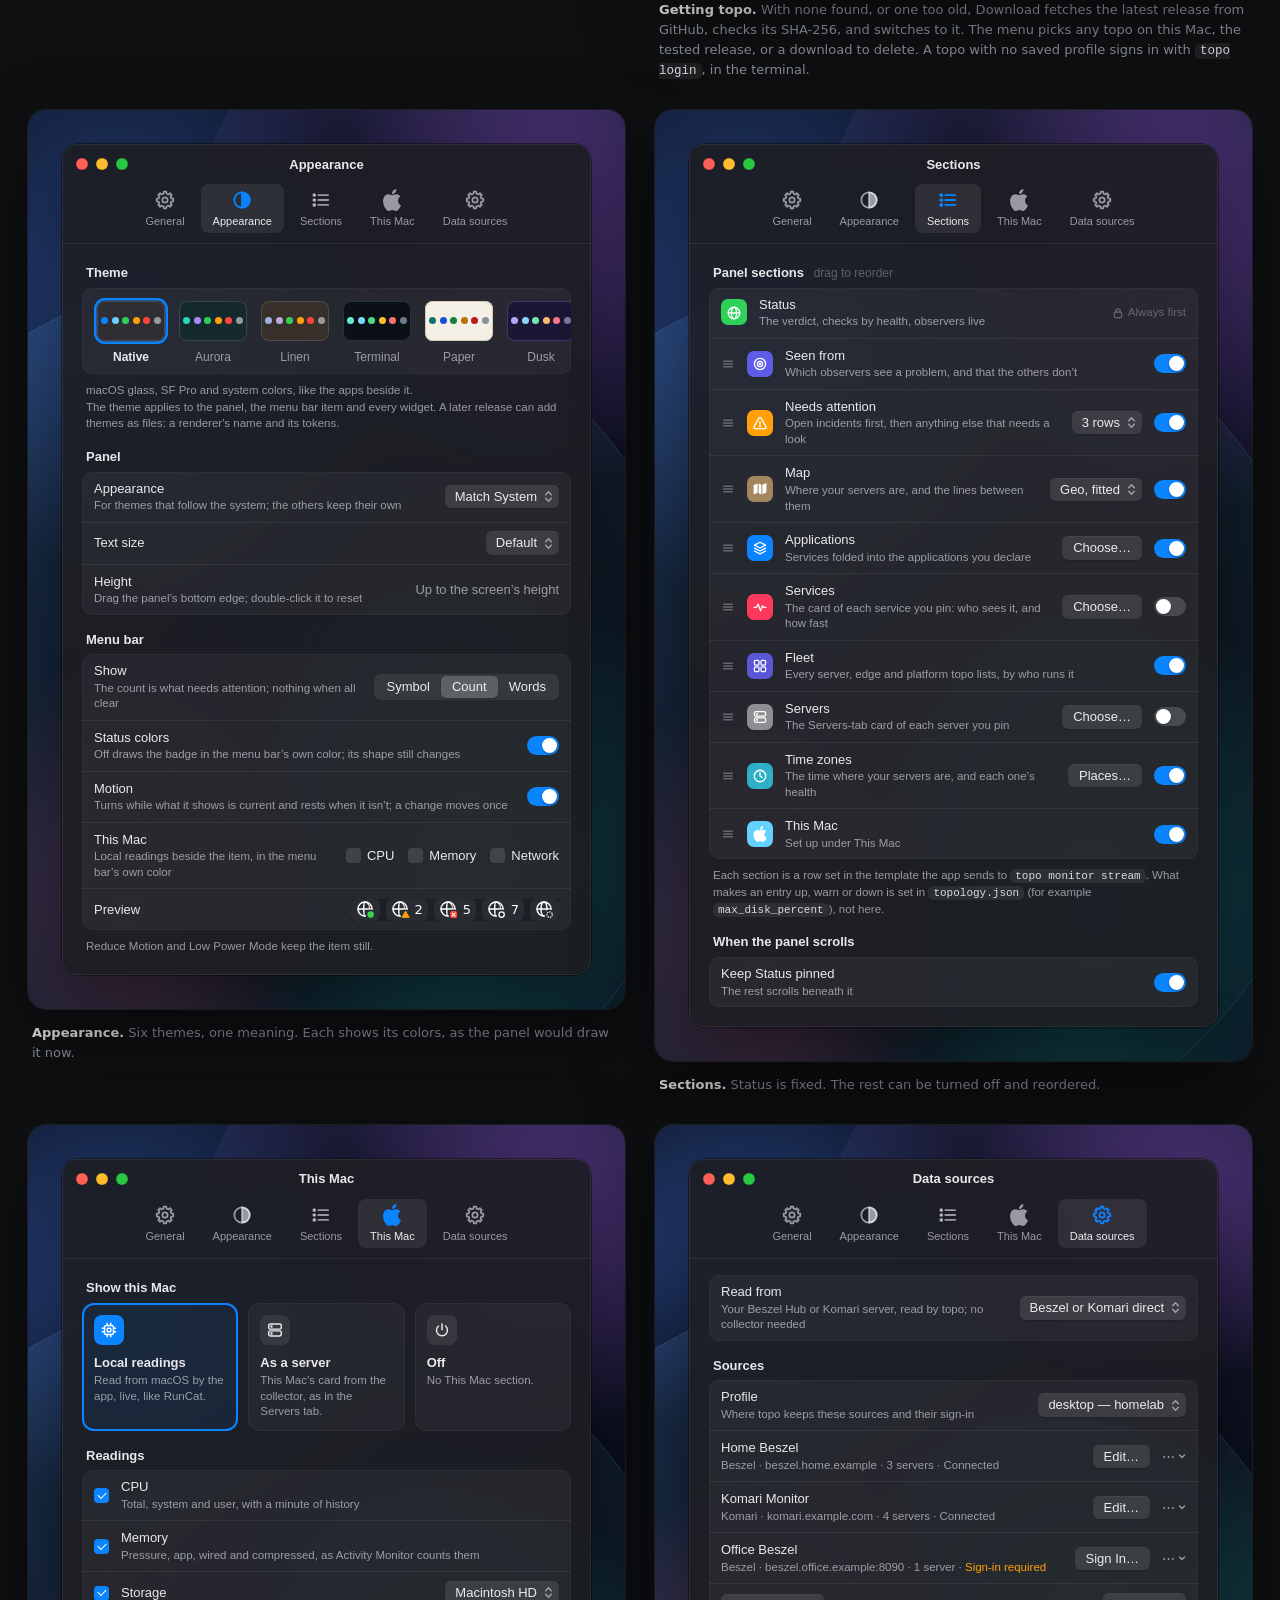
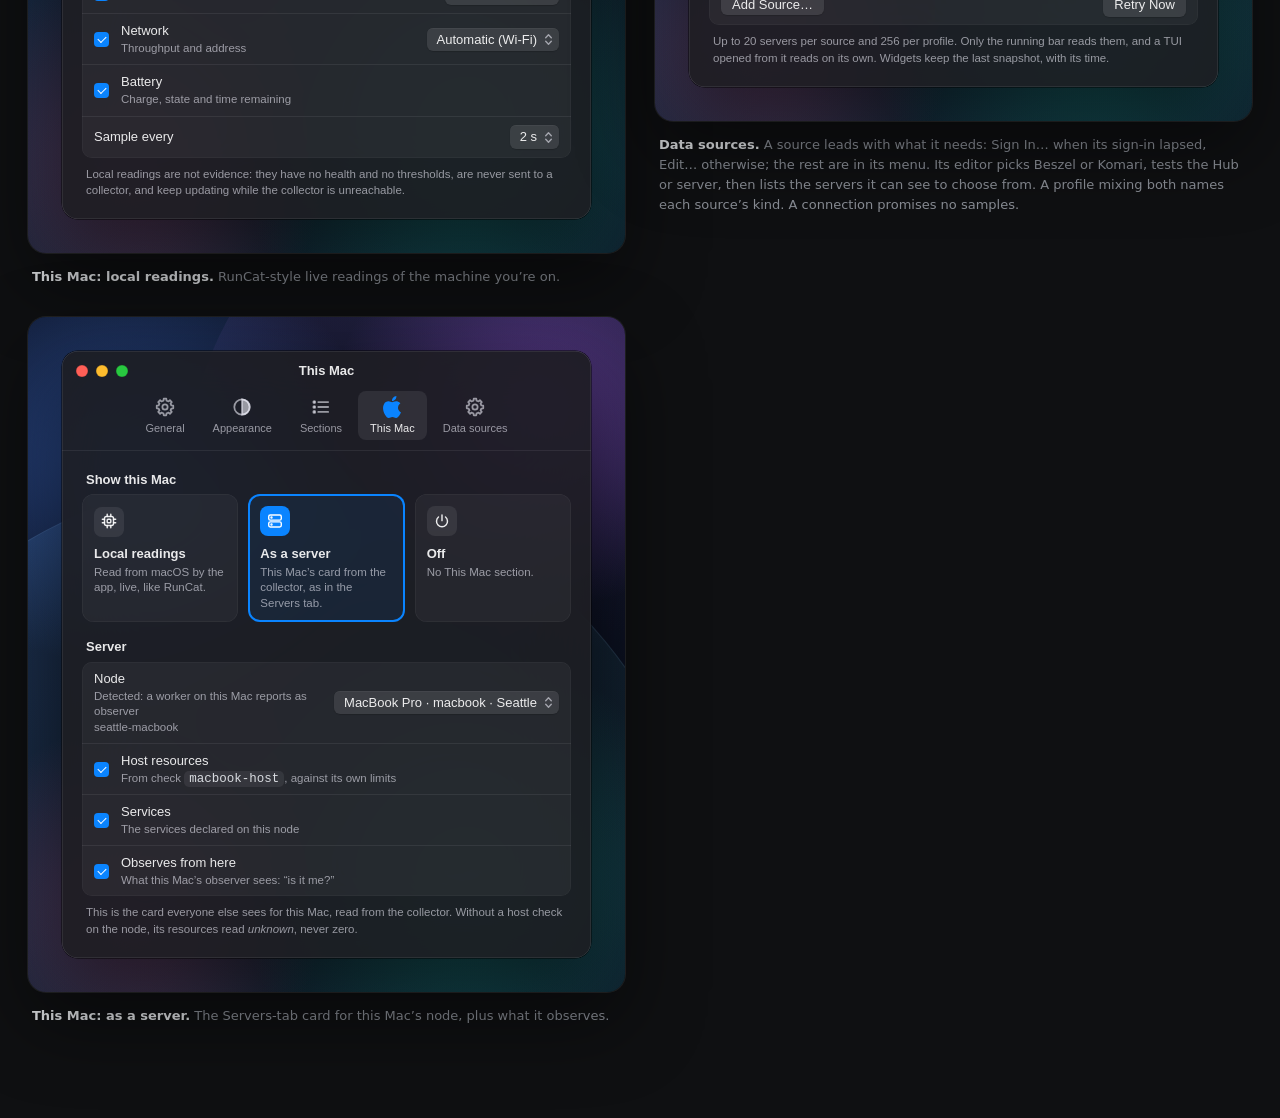
<file: design/settings.html>
<!doctype html>
<html lang="en">
<head>
<meta charset="utf-8">
<meta name="viewport" content="width=device-width, initial-scale=1">
<title>Settings · topophany-bar</title>
<link rel="icon" href="assets/mark.svg">
<link rel="stylesheet" href="assets/style.css">
<style>
  .wins { display: grid; grid-template-columns: repeat(2, minmax(0, 1fr)); gap: 30px; align-items: start; margin-top: 26px; }
  @media (max-width: 1250px) { .wins { grid-template-columns: 1fr; } }
  .stagew { padding: 34px; border-radius: 18px; }
  .wincap { margin: 14px 4px 0; color: #8b8f97; font-size: 13px; }
  .wincap b { color: #e3e5e8; }

  .win {
    --l1: rgba(255,255,255,.9); --l2: rgba(235,235,245,.6); --l3: rgba(235,235,245,.32); --sep: rgba(255,255,255,.07); --acc: #0a84ff;
    border-radius: 16px; background: rgba(30, 30, 34, .92); backdrop-filter: blur(40px) saturate(1.6); color: var(--l1); overflow: hidden;
    box-shadow: 0 0 0 .5px rgba(0,0,0,.85), inset 0 0 0 .5px rgba(255,255,255,.15), 0 30px 70px rgba(0,0,0,.5);
    font: 13px/1.35 -apple-system, BlinkMacSystemFont, "SF Pro Text", sans-serif; -webkit-font-smoothing: antialiased;
  }
  .win svg { display: block; }
  .win-bar { display: flex; align-items: center; height: 40px; padding: 0 14px; position: relative; }
  .lights { display: flex; gap: 8px; }
  .lights i { width: 12px; height: 12px; border-radius: 50%; display: block; box-shadow: inset 0 0 0 .5px rgba(0,0,0,.25); }
  .lights i:nth-child(1) { background: #ff5f57; } .lights i:nth-child(2) { background: #febc2e; } .lights i:nth-child(3) { background: #28c840; }
  .win-title { position: absolute; left: 0; right: 0; text-align: center; font-weight: 650; pointer-events: none; }
  .tabs { display: flex; justify-content: center; gap: 4px; padding: 0 12px 10px; border-bottom: .5px solid var(--sep); }
  .tab { display: flex; flex-direction: column; align-items: center; gap: 3px; padding: 5px 12px 4px; border-radius: 8px; color: var(--l2); font-size: 11px; font-weight: 500; }
  .tab svg { width: 22px; height: 22px; }
  .tab.on { background: rgba(255,255,255,.08); color: var(--acc); }
  .tab.on span { color: var(--l1); }
  .win-body { padding: 4px 20px 20px; }
  .gt { margin: 16px 4px 6px; font-size: 13px; font-weight: 650; }
  .gt em { font-style: normal; font-weight: 400; color: var(--l3); margin-left: 6px; font-size: 12px; }
  .group { background: rgba(255,255,255,.045); border-radius: 10px; box-shadow: inset 0 0 0 .5px rgba(255,255,255,.065); }
  .group + .group { margin-top: 14px; }
  .grow { display: flex; align-items: center; gap: 12px; padding: 8px 12px; min-height: 42px; border-top: .5px solid var(--sep); }
  .grow:first-child { border-top: 0; }
  .grow .lab { flex: 1; min-width: 0; }
  .grow .lab b { font-weight: 500; display: block; }
  .grow .lab span { display: block; font-size: 11.5px; color: var(--l2); margin-top: 1px; }
  .grow .gi { width: 26px; height: 26px; border-radius: 7px; display: grid; place-items: center; color: #fff; flex: none; }
  .grow .gi svg { width: 16px; height: 16px; }
  .handle { color: var(--l3); width: 14px; flex: none; }
  .foot { font-size: 11.5px; color: var(--l2); margin: 8px 4px 0; line-height: 1.45; }
  .foot code { font-size: 11px; }

  .pop { display: inline-flex; align-items: center; gap: 7px; padding: 3px 6px 3px 10px; border-radius: 6px; background: rgba(255,255,255,.1); box-shadow: inset 0 .5px 0 rgba(255,255,255,.08), 0 .5px 1px rgba(0,0,0,.3); white-space: nowrap; }
  .pop svg { width: 9px; height: 13px; color: var(--l2); }
  .btn { padding: 3px 11px; border-radius: 6px; background: rgba(255,255,255,.1); box-shadow: inset 0 .5px 0 rgba(255,255,255,.08), 0 .5px 1px rgba(0,0,0,.3); white-space: nowrap; }
  .segm { display: inline-flex; padding: 2px; border-radius: 7px; background: rgba(255,255,255,.08); }
  .segm span { padding: 2px 11px; border-radius: 5px; color: var(--l1); }
  .segm span.on { background: rgba(255,255,255,.2); box-shadow: 0 1px 2px rgba(0,0,0,.3); }
  .sw { width: 32px; height: 19px; border-radius: 10px; background: rgba(255,255,255,.16); position: relative; flex: none; }
  .sw::after { content: ""; position: absolute; top: 2px; left: 2px; width: 15px; height: 15px; border-radius: 50%; background: #fff; box-shadow: 0 1px 2px rgba(0,0,0,.35); }
  .sw.on { background: var(--acc); }
  .sw.on::after { left: 15px; }
  .val { color: var(--l2); white-space: nowrap; }
  .lock { color: var(--l3); font-size: 11.5px; display: inline-flex; gap: 5px; align-items: center; }
  .cb { width: 15px; height: 15px; border-radius: 4px; flex: none; background: rgba(255,255,255,.12); display: grid; place-items: center; }
  .cb.on { background: var(--acc); }
  .cb.on::after { content: ""; width: 7px; height: 4px; border: solid #fff; border-width: 0 0 1.8px 1.8px; transform: translate(0, -1px) rotate(-45deg); }
  .field { font: 12px ui-monospace, "SF Mono", Menlo, monospace; padding: 4px 8px; border-radius: 6px; background: rgba(0,0,0,.25); box-shadow: inset 0 0 0 .5px rgba(255,255,255,.1); color: var(--l1); }
  .ok { color: #30d158; font-size: 12px; display: inline-flex; gap: 4px; align-items: center; }
  .grow .lab .dot { display: inline-block; vertical-align: 1px; }
  .dot { width: 7px; height: 7px; border-radius: 50%; background: #30d158; display: inline-block; margin-right: 6px; box-shadow: 0 0 0 3px rgba(48,209,88,.2); }

  /* One line of themes, each a chip of its colors; it scrolls when more
     themes than fit. */
  .themes { display: flex; gap: 8px; padding: 10px 12px 9px; overflow-x: auto; }
  .theme { flex: none; display: flex; flex-direction: column; align-items: center; gap: 5px; }
  .chip-t { width: 68px; height: 40px; padding: 3px; border-radius: 11px; box-sizing: content-box; }
  .theme.on .chip-t { box-shadow: inset 0 0 0 2.5px var(--acc); }
  .chip-t > span { display: flex; align-items: center; justify-content: center; gap: 3.5px; height: 100%; border-radius: 8px; }
  .chip-t i { width: 7px; height: 7px; border-radius: 50%; }
  .theme > b { font-size: 12px; font-weight: 400; color: var(--l2); }
  .theme.on > b { font-weight: 600; color: var(--l1); }
  .checks3 { display: inline-flex; gap: 14px; }
  .checks3 > span { display: inline-flex; align-items: center; gap: 6px; }
  .prev { display: flex; gap: 6px; flex-wrap: wrap; justify-content: flex-end; }
  .prev .mb-item { padding: 0 5px; height: 22px; border-radius: 6px; background: rgba(255,255,255,.06); color: #fff; font: 500 13px -apple-system, system-ui; }

  .modes { display: grid; grid-template-columns: repeat(3, 1fr); gap: 10px; }
  .mode { border-radius: 12px; padding: 12px 12px 11px; background: rgba(255,255,255,.04); box-shadow: inset 0 0 0 .5px rgba(255,255,255,.08); }
  .mode.on { box-shadow: inset 0 0 0 2px var(--acc); background: rgba(10,132,255,.08); }
  .mode .mi { width: 30px; height: 30px; border-radius: 8px; display: grid; place-items: center; background: rgba(255,255,255,.08); color: var(--l1); margin-bottom: 9px; }
  .mode.on .mi { background: var(--acc); color: #fff; }
  .mode .mi svg { width: 18px; height: 18px; }
  .mode b { display: block; font-weight: 600; }
  .mode span { display: block; font-size: 11.5px; color: var(--l2); margin-top: 2px; line-height: 1.35; }

  /* Getting topo: the row's menu, the Download button and the sign-in form. */
  .ell { display: inline-flex; align-items: center; gap: 2px; color: var(--l2); font-size: 13px; letter-spacing: 1px; }
  .ell svg { width: 8px; height: 8px; }
  .btn.prim { background: var(--acc); color: #fff; display: inline-flex; gap: 5px; align-items: center; }
  .btn.prim svg { width: 12px; height: 12px; }
  .grow .lab span.warn, .warn { color: #ff9f0a; }
  .grow .lab .dot.off { background: #ff453a; box-shadow: 0 0 0 3px rgba(255,69,58,.2); }
  .bar { height: 3px; border-radius: 2px; background: rgba(255,255,255,.12); margin-top: 6px; overflow: hidden; }
  .bar i { display: block; height: 100%; width: 42%; background: var(--acc); }
  .sketches { display: flex; gap: 18px; align-items: flex-start; flex-wrap: wrap; margin-top: 18px; }
  .menu { width: 290px; padding: 5px; border-radius: 10px; background: rgba(44,44,50,.97); box-shadow: 0 0 0 .5px rgba(0,0,0,.8), inset 0 0 0 .5px rgba(255,255,255,.14), 0 14px 40px rgba(0,0,0,.45); font-size: 13px; }
  .menu .it { position: relative; padding: 3px 10px 3px 22px; border-radius: 5px; white-space: nowrap; overflow: hidden; text-overflow: ellipsis; }
  .menu .it.chk::before { content: "✓"; position: absolute; left: 7px; font-size: 11px; top: 4px; }
  .menu .it.hi { background: var(--acc); }
  .menu .it.off { color: var(--l3); }
  .menu .it .sub { color: var(--l2); }
  .menu .it.hi .sub { color: rgba(255,255,255,.75); }
  .menu .it.more::after { content: "›"; position: absolute; right: 10px; color: var(--l2); }
  .menu .hd { padding: 4px 10px 2px; font-size: 11px; font-weight: 600; color: var(--l3); }
  .menu .sp { height: .5px; margin: 5px 10px; background: rgba(255,255,255,.12); }
  .form { width: 300px; padding: 14px; border-radius: 12px; background: rgba(44,44,50,.97); box-shadow: 0 0 0 .5px rgba(0,0,0,.8), inset 0 0 0 .5px rgba(255,255,255,.14), 0 14px 40px rgba(0,0,0,.45); }
  .form b { display: block; font-weight: 650; margin-bottom: 10px; }
  .form label { display: flex; align-items: center; gap: 8px; margin-top: 7px; color: var(--l2); font-size: 12px; }
  .form label > span:first-child { width: 52px; text-align: right; flex: none; }
  .form label .field { flex: 1; }
  .form p { font-size: 11.5px; color: var(--l2); margin: 10px 0 12px; line-height: 1.4; }
  .form .acts { display: flex; justify-content: flex-end; gap: 8px; }
</style>
</head>
<body>
<div class="top"><img src="assets/mark.svg" alt=""><span class="brand">topophany-bar<span>design preview</span></span>
  <nav><a href="index.html">Overview</a><a href="playground.html">Playground</a><a href="states.html">States</a><a href="widgets.html">Widgets</a><a class="on" href="settings.html">Settings</a><a href="DESIGN.md">Design notes</a></nav></div>
<div class="wrap">
  <div class="eyebrow">Configuration</div>
  <h1>You choose what to look at, never what it means</h1>
  <p class="lede">Settings change what the panel shows and how it looks. Health, thresholds, freshness and how groups add up come from your topology and the collector, so the bar can never contradict <code>topo</code>, the TUI or your webhooks.</p>
  <div class="wins" id="wins"></div>
</div>
<script src="assets/data.js"></script>
<script src="assets/providers.js"></script>
<script src="assets/provider-logos.js"></script>
<script src="assets/render.js"></script>
<script>
  const I = TB.icons;
  // A pulse for Services, as the panel's section titles it.
  const pulse = '<svg viewBox="0 0 20 20" fill="none" stroke="currentColor" stroke-width="1.6" stroke-linecap="round" stroke-linejoin="round"><path d="M2.6 10.4h3.1l1.9-4.2 3.1 8.6 2.3-6.1 1.4 1.7h3"/></svg>';
  const D = window.TB_DATA;
  const chev = '<svg viewBox="0 0 9 14" fill="none" stroke="currentColor" stroke-width="1.5" stroke-linecap="round" stroke-linejoin="round"><path d="M1.5 5 4.5 2l3 3M1.5 9l3 3 3-3"/></svg>';
  const pop = (t) => `<span class="pop">${t}${chev}</span>`;
  const sw = (on) => `<span class="sw ${on ? 'on' : ''}"></span>`;
  const handle = '<svg class="handle" viewBox="0 0 14 14" fill="currentColor"><rect x="2" y="3.5" width="10" height="1.4" rx=".7"/><rect x="2" y="6.3" width="10" height="1.4" rx=".7"/><rect x="2" y="9.1" width="10" height="1.4" rx=".7"/></svg>';
  const half = '<svg viewBox="0 0 20 20" fill="none" stroke="currentColor" stroke-width="1.6"><circle cx="10" cy="10" r="7"/><path d="M10 3a7 7 0 0 1 0 14Z" fill="currentColor"/></svg>';
  const list = '<svg viewBox="0 0 20 20" fill="none" stroke="currentColor" stroke-width="1.6" stroke-linecap="round"><path d="M7.5 5.5h9M7.5 10h9M7.5 14.5h9"/><circle cx="3.9" cy="5.5" r=".9" fill="currentColor"/><circle cx="3.9" cy="10" r=".9" fill="currentColor"/><circle cx="3.9" cy="14.5" r=".9" fill="currentColor"/></svg>';
  const lockI = '<svg viewBox="0 0 12 14" width="10" height="12" fill="none" stroke="currentColor" stroke-width="1.4"><rect x="1.5" y="6" width="9" height="6.5" rx="1.6"/><path d="M3.5 6V4.4a2.5 2.5 0 0 1 5 0V6"/></svg>';
  const tabs = (on) => `<div class="tabs">${[['General', I.gear], ['Appearance', half], ['Sections', list], ['This Mac', I.apple], ['Data sources', I.gear]].map(([t, i]) =>
    `<div class="tab ${t === on ? 'on' : ''}">${i}<span>${t}</span></div>`).join('')}</div>`;
  const win = (title, body) => `<div class="win"><div class="win-bar"><div class="lights"><i></i><i></i><i></i></div><div class="win-title">${title}</div></div>${tabs(title)}<div class="win-body">${body}</div></div>`;
  const row = (lab, sub, ctl, pre = '') => `<div class="grow">${pre}<div class="lab"><b>${lab}</b>${sub ? `<span>${sub}</span>` : ''}</div>${ctl || ''}</div>`;
  const mapI = '<svg viewBox="0 0 20 20" fill="currentColor"><path d="M2 5.2l5-2.2v11.8l-5 2.2zM8.3 3l3.4 1.8v12.2L8.3 15.2zM13 4.8l5-2.2v11.8l-5 2.2z"/></svg>';
  const gi = (icon, color) => `<span class="gi" style="background:${color}">${icon}</span>`;
  const ell = `<span class="ell">⋯<svg viewBox="0 0 8 8" fill="none" stroke="currentColor" stroke-width="1.4" stroke-linecap="round" stroke-linejoin="round"><path d="M1.5 3 4 5.5 6.5 3"/></svg></span>`;
  const down = '<svg viewBox="0 0 12 12" fill="none" stroke="currentColor" stroke-width="1.5" stroke-linecap="round" stroke-linejoin="round"><path d="M6 1.5v7M3 5.5l3 3 3-3M2 10.5h8"/></svg>';

  // General
  const general = win('General', `
    <div class="gt">Topophany</div><div class="group">
      ${row('topo executable', 'Found on PATH; every reading comes from it', `<span class="field">/opt/homebrew/bin/topo</span><span class="ok">1.3.0 ✓</span>${ell}`)}
      ${row('Profile', 'Saved by <code>topo login</code>; the app never sees a token', pop('home — homelab'))}
      ${row('View', 'What the collector shows from', pop('All observers'))}
    </div>
    <div class="gt">Engine <em>topo monitor stream</em></div><div class="group">
      ${row('<i class="dot"></i>Running', 'pid 4127 · last frame 2 s ago · lease until 6:30:41', '<span class="btn">Restart</span>')}
      ${row('Refresh', 'How often topo reads the collector; deadlines are checked every second either way', pop('Every 5 s'))}
    </div>
    <div class="gt">Startup</div><div class="group">
      ${row('Open at login', '', sw(true))}
      ${row('Open Topophany in', 'Where ⌘O and “more in Topophany” open the TUI', pop('Ghostty'))}
    </div>
    <div class="gt">Keyboard shortcut</div><div class="group">
      ${row('Toggle panel', 'Open or close the panel from any app', '<span class="btn">Record shortcut…</span><span style="color:var(--l3)">⊗</span>')}
    </div>
    <div class="foot">Click to record; Esc cancels. Checks system shortcuts and registered global shortcuts. Other apps’ internal shortcuts cannot all be checked.</div>
    <div class="group">
      ${row('Language', 'For the panel, the menu bar item, widgets and these settings', pop('Match System'))}
    </div>`);

  // General, before topo: none found, so Download gets the latest release.
  // The topo row's menu lists every topo on this Mac; the sign-in form
  // hands topo login to the terminal, which asks for the token itself.
  const getting = win('General', `
    <div class="gt">Topophany</div><div class="group">
      ${row('topo executable', 'Not found on PATH, in /opt/homebrew/bin or /usr/local/bin', `<span class="btn prim">${down}Download topo</span>${ell}`)}
      ${row('Profile', 'Saved by <code>topo login</code>; the app never sees a token', '<span class="val">Active profile</span>')}
      ${row('View', 'What the collector shows from', pop('All observers'))}
    </div>
    <div class="gt">Engine <em>topo monitor stream</em></div><div class="group">
      ${row('<i class="dot off"></i>topo not found', 'Download topo, or choose one above', '<span class="btn">Restart</span>')}
    </div>
    <div class="gt">Downloading</div><div class="group">
      ${row('topo executable', 'Downloading topo 1.3.0 · 42%<div class="bar"><i></i></div>', ell)}
      ${row('topo executable', '<span class="warn">Couldn’t reach GitHub · try again</span>', `<span class="btn prim">${down}Download topo</span>${ell}`)}
    </div>
    <div class="gt">Downloaded</div><div class="group">
      ${row('topo executable', 'Downloaded by this app; every reading comes from it', `<span class="field">~/Library/…/topo/1.3.0/topo</span><span class="ok">1.3.0 ✓</span>${ell}`)}
      ${row('Profile', 'No profile saved yet; topo keeps the token, never the app', '<span class="btn">Sign In…</span>')}
    </div>
    <div class="sketches">
      <div class="menu">
        <div class="it">Search Automatically</div>
        <div class="sp"></div>
        <div class="hd">On this Mac</div>
        <div class="it">1.3.0 <span class="sub">— ~/.local/bin/topo</span></div>
        <div class="it chk hi">1.3.0 <span class="sub">— Downloaded</span></div>
        <div class="it off">1.1.0 — /usr/local/bin/topo (no monitor stream)</div>
        <div class="sp"></div>
        <div class="it">Choose…</div>
        <div class="sp"></div>
        <div class="it">Download Latest</div>
        <div class="it">Download 1.3.0, Tested With This App</div>
        <div class="sp"></div>
        <div class="it more">Delete Download</div>
      </div>
      <div class="form">
        <b>Sign in with topo login</b>
        <label><span>Server</span><span class="field">https://collector.example.com</span></label>
        <label><span>Project</span><span class="field">homelab</span></label>
        <label><span>Profile</span><span class="field">default</span></label>
        <p>Your terminal opens and runs topo login, which asks for the token there. The app never sees it.</p>
        <div class="acts"><span class="btn">Cancel</span><span class="btn prim">Continue in Terminal</span></div>
      </div>
    </div>`);

  // Appearance: each theme as a chip of its colors, as the panel would draw
  // it now (dark): its ground, then accent, second accent, up, warning, down
  // and unknown.
  const prev = D.order.map((k) => TB.statusItem(D.scenarios[k], { theme: 'native', text: 'count', color: 'status' })).join('');
  const sys = { acc: '#0a84ff', acc2: '#64d2ff', up: '#30d158', warn: '#ff9f0a', down: '#ff453a', unk: '#98989f' };
  const cards = (id) => {
    const t = Object.assign({ card: 'rgba(255,255,255,.068)', 'panel-bg': 'rgba(32,32,38,.55)' }, id ? TB.tokens[id].dark : {});
    const layer = (c) => `linear-gradient(${c}, ${c})`;
    return [`${layer(t.card)}, ${layer(t['panel-bg'])}, #1e1e23`, 'rgba(255,255,255,.14)', [t.acc || sys.acc, t.acc2 || sys.acc2, sys.up, sys.warn, sys.down, sys.unk]];
  };
  const cells = (id) => {
    const p = TB.palettes[id];
    return [p.ink, p.line, [p.acc, p.acc2, p.up, p.warn, p.down, p.unk]];
  };
  const chips = [['Native', cards()], ['Aurora', cards('aurora')], ['Linen', cards('linen')], ['Terminal', cells('terminal')], ['Paper', cells('paper')], ['Dusk', cells('dusk')]]
    .map(([name, [ground, edge, dots]], i) => `<div class="theme ${i === 0 ? 'on' : ''}"><span class="chip-t"><span style="background:${ground};box-shadow:inset 0 0 0 1px ${edge}">${dots.map((c) => `<i style="background:${c}"></i>`).join('')}</span></span><b>${name}</b></div>`).join('');
  const appearance = win('Appearance', `
    <div class="gt">Theme</div>
    <div class="group themes">${chips}</div>
    <p class="foot">macOS glass, SF Pro and system colors, like the apps beside it.<br>The theme applies to the panel, the menu bar item and every widget. A later release can add themes as files: a renderer's name and its tokens.</p>
    <div class="gt">Panel</div><div class="group">
      ${row('Appearance', 'For themes that follow the system; the others keep their own', pop('Match System'))}
      ${row('Text size', '', pop('Default'))}
      ${row('Height', 'Drag the panel’s bottom edge; double-click it to reset', '<span class="val">Up to the screen’s height</span>')}
    </div>
    <div class="gt">Menu bar</div><div class="group">
      ${row('Show', 'The count is what needs attention; nothing when all clear', '<span class="segm"><span>Symbol</span><span class="on">Count</span><span>Words</span></span>')}
      ${row('Status colors', 'Off draws the badge in the menu bar’s own color; its shape still changes', sw(true))}
      ${row('Motion', 'Turns while what it shows is current and rests when it isn’t; a change moves once', sw(true))}
      ${row('This Mac', 'Local readings beside the item, in the menu bar’s own color', '<span class="checks3"><span><i class="cb"></i>CPU</span><span><i class="cb"></i>Memory</span><span><i class="cb"></i>Network</span></span>')}
      ${row('Preview', '', `<span class="prev mb-dark">${prev}</span>`)}
    </div>
    <p class="foot">Reduce Motion and Low Power Mode keep the item still.</p>`);
  TB.animate(document);

  // Sections
  const sections = win('Sections', `
    <div class="gt">Panel sections <em>drag to reorder</em></div><div class="group">
      ${row('Status', 'The verdict, checks by health, observers live', `<span class="lock">${lockI}Always first</span>`, gi(I.globe, '#30d158'))}
      ${row('Seen from', 'Which observers see a problem, and that the others don’t', sw(true), handle + gi(I.scope, '#5e5ce6'))}
      ${row('Needs attention', 'Open incidents first, then anything else that needs a look', pop('3 rows') + sw(true), handle + gi(I.alert, '#ff9f0a'))}
      ${row('Map', 'Where your servers are, and the lines between them', pop('Geo, fitted') + sw(true), handle + gi(mapI, '#a3855e'))}
      ${row('Applications', 'Services folded into the applications you declare', '<span class="btn">Choose…</span>' + sw(true), handle + gi(I.apps, '#0a84ff'))}
      ${row('Services', 'The card of each service you pin: who sees it, and how fast', '<span class="btn">Choose…</span>' + sw(false), handle + gi(pulse, '#ff385e'))}
      ${row('Fleet', 'Every server, edge and platform topo lists, by who runs it', sw(true), handle + gi(I.fleet, '#5957d6'))}
      ${row('Servers', 'The Servers-tab card of each server you pin', '<span class="btn">Choose…</span>' + sw(false), handle + gi(I.server, '#8e8e93'))}
      ${row('Time zones', 'The time where your servers are, and each one’s health', '<span class="btn">Places…</span>' + sw(true), handle + gi(I.clock, '#30b0c7'))}
      ${row('This Mac', 'Set up under This Mac', sw(true), handle + gi(I.apple, '#64d2ff'))}
    </div>
    <p class="foot">Each section is a row set in the template the app sends to <code>topo monitor stream</code>. What makes an entry up, warn or down is set in <code>topology.json</code> (for example <code>max_disk_percent</code>), not here.</p>
    <div class="gt">When the panel scrolls</div><div class="group">
      ${row('Keep Status pinned', 'The rest scrolls beneath it', sw(true))}
    </div>`);

  // This Mac, both modes
  const modes = (on) => `<div class="modes">
      <div class="mode ${on === 'local' ? 'on' : ''}"><div class="mi">${I.cpu}</div><b>Local readings</b><span>Read from macOS by the app, live, like RunCat.</span></div>
      <div class="mode ${on === 'server' ? 'on' : ''}"><div class="mi">${I.server}</div><b>As a server</b><span>This Mac’s card from the collector, as in the Servers tab.</span></div>
      <div class="mode ${on === 'off' ? 'on' : ''}"><div class="mi">${I.power}</div><b>Off</b><span>No This Mac section.</span></div></div>`;
  const cb = (on) => `<span class="cb ${on ? 'on' : ''}"></span>`;
  const local = win('This Mac', `
    <div class="gt">Show this Mac</div>${modes('local')}
    <div class="gt">Readings</div><div class="group">
      ${row('CPU', 'Total, system and user, with a minute of history', '', cb(true))}
      ${row('Memory', 'Pressure, app, wired and compressed, as Activity Monitor counts them', '', cb(true))}
      ${row('Storage', '', pop('Macintosh HD'), cb(true))}
      ${row('Network', 'Throughput and address', pop('Automatic (Wi-Fi)'), cb(true))}
      ${row('Battery', 'Charge, state and time remaining', '', cb(true))}
      ${row('Sample every', '', pop('2 s'))}
    </div>
    <p class="foot">Local readings are not evidence: they have no health and no thresholds, are never sent to a collector, and keep updating while the collector is unreachable.</p>`);
  const server = win('This Mac', `
    <div class="gt">Show this Mac</div>${modes('server')}
    <div class="gt">Server</div><div class="group">
      ${row('Node', 'Detected: a worker on this Mac reports as observer <b>seattle-macbook</b>', pop('MacBook Pro · macbook · Seattle'))}
      ${row('Host resources', 'From check <code>macbook-host</code>, against its own limits', '', cb(true))}
      ${row('Services', 'The services declared on this node', '', cb(true))}
      ${row('Observes from here', 'What this Mac’s observer sees: “is it me?”', '', cb(true))}
    </div>
    <p class="foot">This is the card everyone else sees for this Mac, read from the collector. Without a host check on the node, its resources read <i>unknown</i>, never zero.</p>`);

  // Direct: where readings come from, then the profile and its sources in one group.
  const direct = win('Data sources', `
    <div class="group" style="margin-top:12px">
      ${row('Read from', 'Your Beszel Hub or Komari server, read by topo; no collector needed', pop('Beszel or Komari direct'))}
    </div>
    <div class="gt">Sources</div><div class="group">
      ${row('Profile', 'Where topo keeps these sources and their sign-in', pop('desktop — homelab'))}
      ${row('Home Beszel', 'Beszel · beszel.home.example · 3 servers · Connected', `<span class="btn">Edit…</span>${ell}`)}
      ${row('Komari Monitor', 'Komari · komari.example.com · 4 servers · Connected', `<span class="btn">Edit…</span>${ell}`)}
      ${row('Office Beszel', 'Beszel · beszel.office.example:8090 · 1 server · <i class="warn" style="font-style:normal">Sign-in required</i>', `<span class="btn">Sign In…</span>${ell}`)}
      ${row('<i class="btn" style="font-style:normal;font-weight:400">Add Source…</i>', '', '<span class="btn">Retry Now</span>')}
    </div>
    <p class="foot">Up to 20 servers per source and 256 per profile. Only the running bar reads them, and a TUI opened from it reads on its own. Widgets keep the last snapshot, with its time.</p>`);

  document.getElementById('wins').innerHTML = [
    [general, '<b>General.</b> The app starts <code>topo monitor stream</code> as its child process. topo holds the credentials; the app only reads frames.'],
    [getting, '<b>Getting topo.</b> With none found, or one too old, Download fetches the latest release from GitHub, checks its SHA-256, and switches to it. The menu picks any topo on this Mac, the tested release, or a download to delete. A topo with no saved profile signs in with <code>topo login</code>, in the terminal.'],
    [appearance, '<b>Appearance.</b> Six themes, one meaning. Each shows its colors, as the panel would draw it now.'],
    [sections, '<b>Sections.</b> Status is fixed. The rest can be turned off and reordered.'],
    [local, '<b>This Mac: local readings.</b> RunCat-style live readings of the machine you’re on.'],
    [direct, '<b>Data sources.</b> A source leads with what it needs: Sign In… when its sign-in lapsed, Edit… otherwise; the rest are in its menu. Its editor picks Beszel or Komari, tests the Hub or server, then lists the servers it can see to choose from. A profile mixing both names each source’s kind. A connection promises no samples.'],
    [server, '<b>This Mac: as a server.</b> The Servers-tab card for this Mac’s node, plus what it observes.'],
  ].map(([w, c]) => `<div><div class="stagew desk wall-dark">${w}</div><p class="wincap">${c}</p></div>`).join('');
</script>
</body>
</html>
</file>
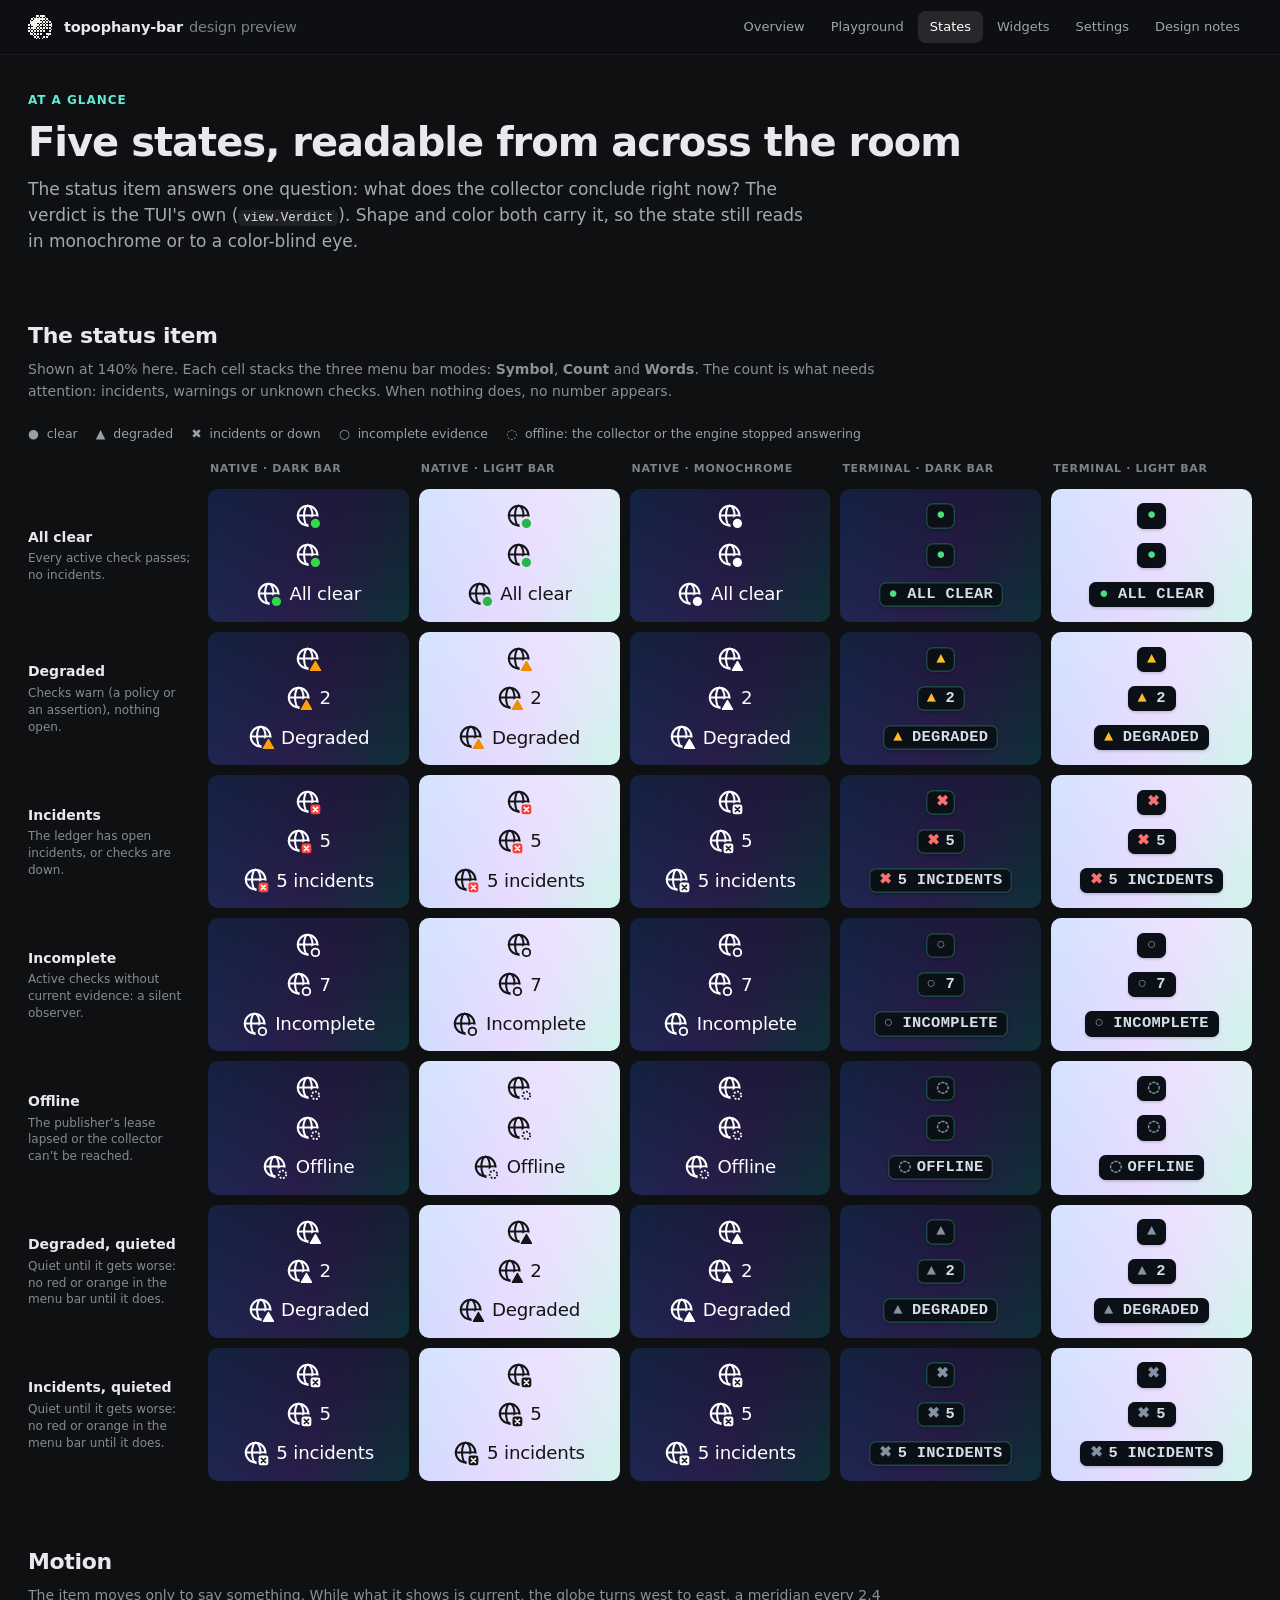
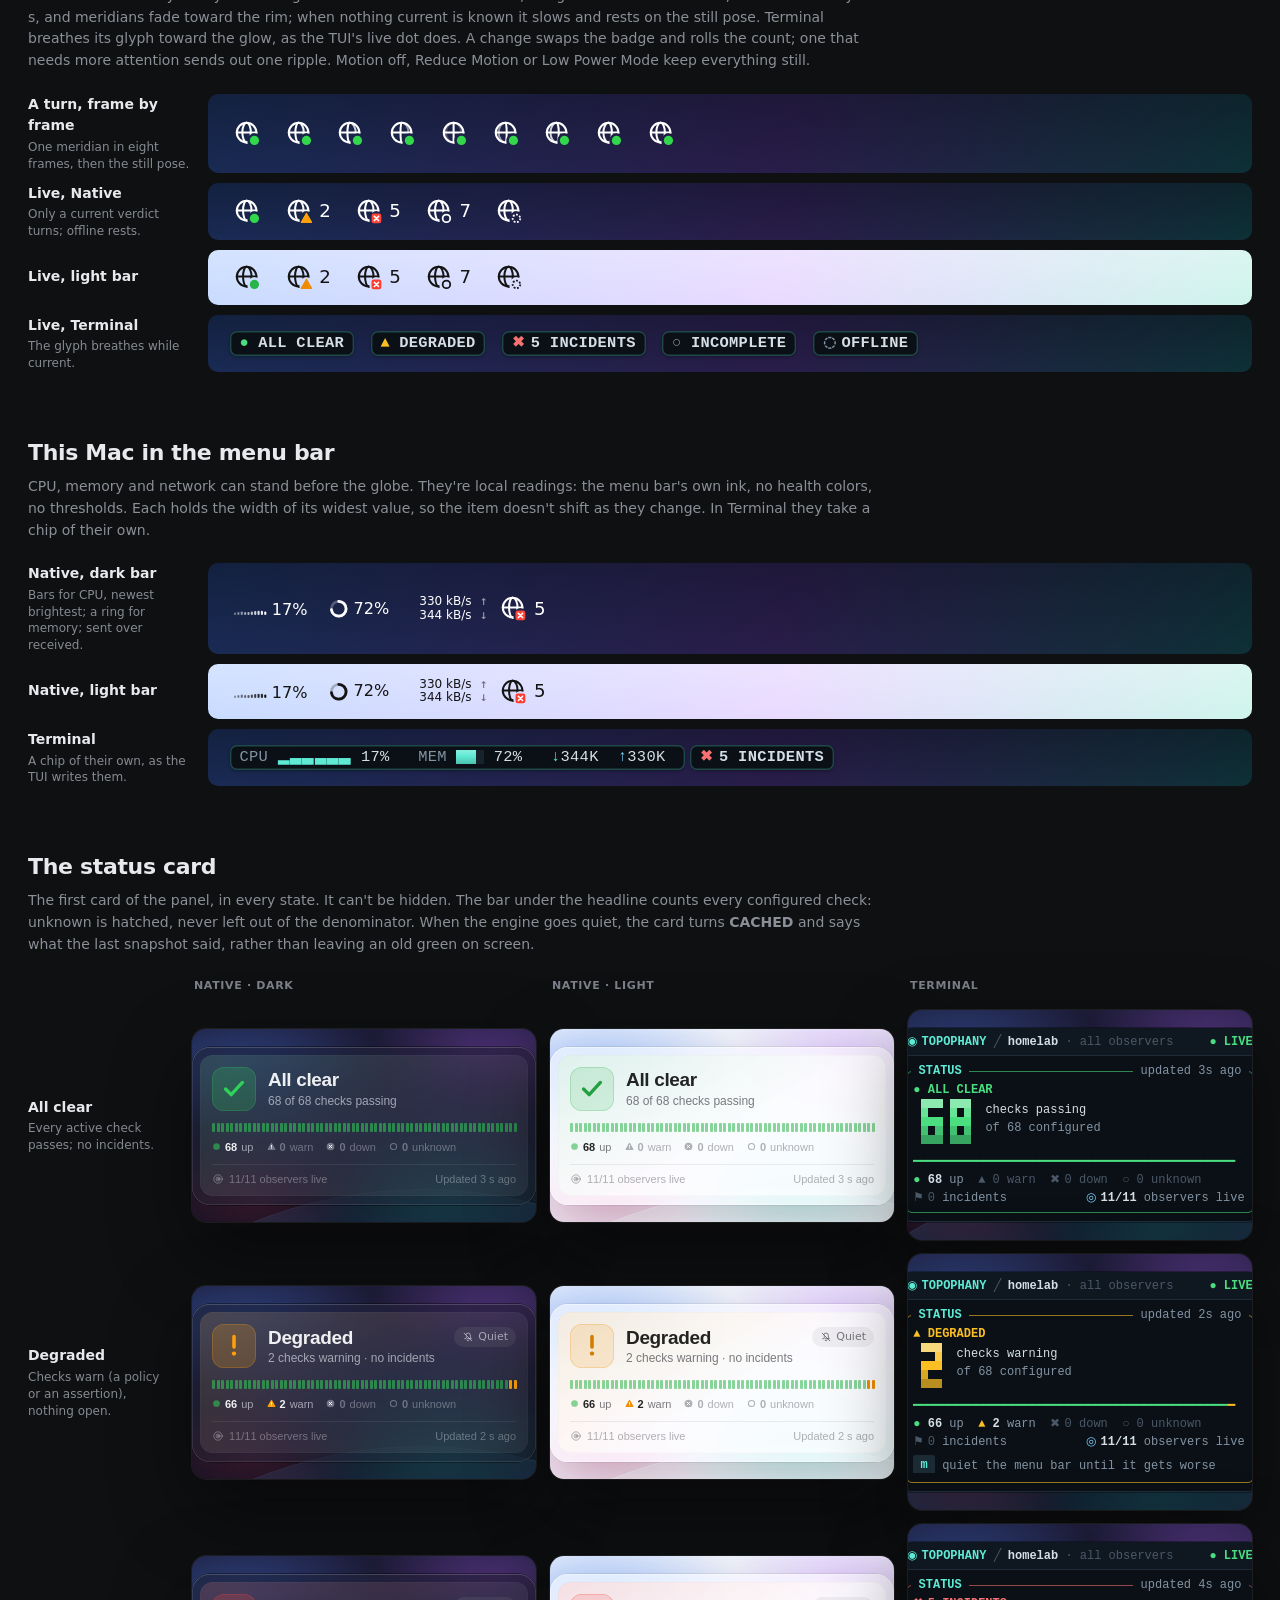
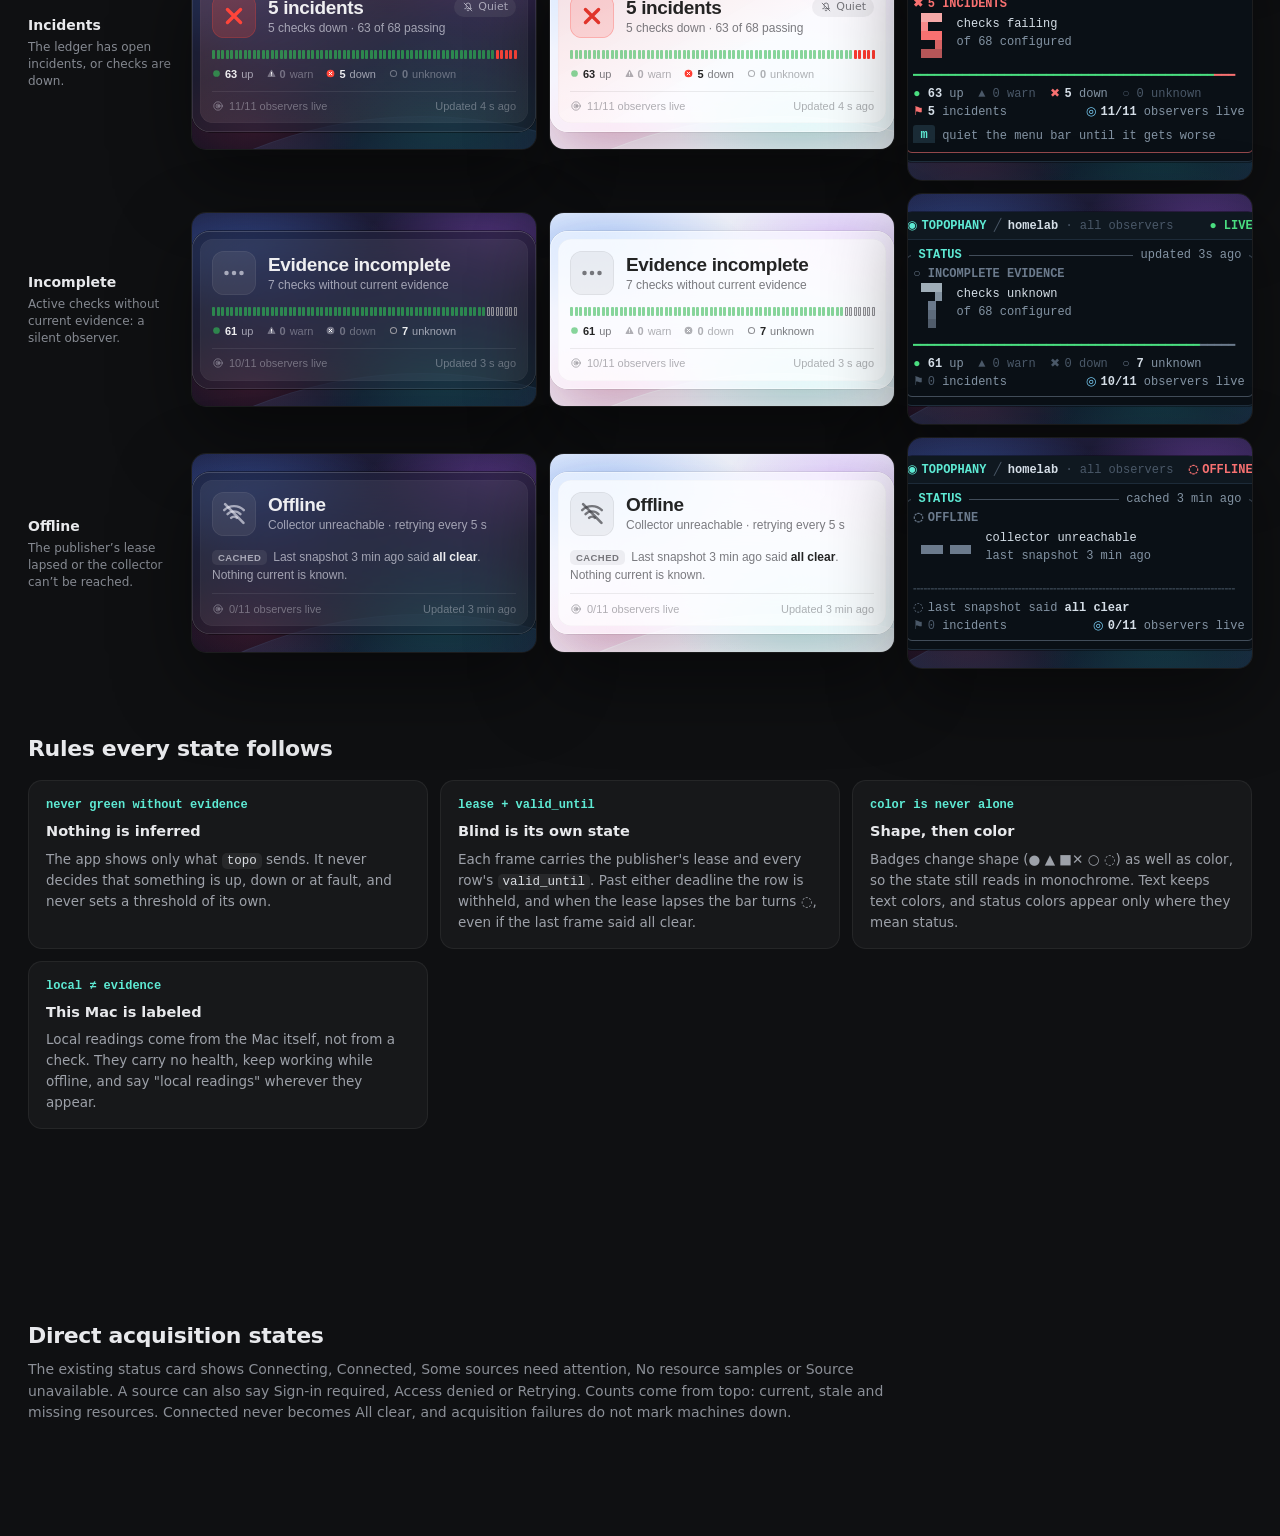
<file: design/states.html>
<!doctype html>
<html lang="en">
<head>
<meta charset="utf-8">
<meta name="viewport" content="width=device-width, initial-scale=1">
<title>States · topophany-bar</title>
<link rel="icon" href="assets/mark.svg">
<link rel="stylesheet" href="assets/style.css">
<style>
  .matrix { display: grid; grid-template-columns: 170px repeat(5, minmax(0, 1fr)); gap: 10px; align-items: stretch; }
  .mh { font-size: 11px; font-weight: 600; letter-spacing: .06em; text-transform: uppercase; color: #7d818a; padding: 0 2px 2px; align-self: end; }
  .rowh { display: flex; flex-direction: column; justify-content: center; padding-right: 6px; }
  .rowh b { font-size: 14px; font-weight: 650; }
  .rowh span { font-size: 12px; color: #868a92; line-height: 1.4; margin-top: 2px; }
  .strip { position: relative; border-radius: 10px; overflow: hidden; padding: 12px 6px; display: flex; align-items: center; justify-content: center; }
  .strip .mb { position: static; height: auto; justify-content: center; padding: 0; zoom: 1.4; background: transparent; backdrop-filter: none; }
  .strip .mb-right { flex-direction: column; gap: 6px; }
  .strip.wall-dark::before, .strip.wall-light::before, .strip.wall-dark::after, .strip.wall-light::after { display: none; }
  .strip.wall-dark { background: linear-gradient(180deg, rgba(8, 10, 18, .55), rgba(8, 10, 18, .35)), linear-gradient(110deg, #213d78, #3b2768 55%, #11454a); }
  .strip.wall-light { background: linear-gradient(180deg, rgba(255, 255, 255, .5), rgba(255, 255, 255, .35)), linear-gradient(110deg, #a9c8ff, #dcc6ff 55%, #b5efe1); }

  .heroes { display: grid; grid-template-columns: 150px repeat(3, minmax(0, 1fr)); gap: 14px; align-items: center; }
  .tile { border-radius: 14px; overflow: hidden; padding: 18px; display: flex; justify-content: center; position: relative; isolation: isolate; }
  .tile .nv-panel { width: 344px; }
  .legend-row { display: flex; flex-wrap: wrap; gap: 18px; margin: 4px 0 16px; color: #9a9ea6; font-size: 12.5px; }
  .legend-row span { display: inline-flex; align-items: center; gap: 6px; }
  .rules { margin-top: 14px; display: grid; grid-template-columns: repeat(auto-fit, minmax(300px, 1fr)); gap: 12px; }
  .motion { display: grid; grid-template-columns: 170px minmax(0, 1fr); gap: 10px; align-items: stretch; margin-bottom: 8px; }
  .motion .strip { justify-content: flex-start; padding: 12px 16px; }
  .motion .strip .mb-right { flex-direction: row; gap: 4px; flex-wrap: wrap; }
</style>
</head>
<body>
<div class="top"><img src="assets/mark.svg" alt=""><span class="brand">topophany-bar<span>design preview</span></span>
  <nav><a href="index.html">Overview</a><a href="playground.html">Playground</a><a class="on" href="states.html">States</a><a href="widgets.html">Widgets</a><a href="settings.html">Settings</a><a href="DESIGN.md">Design notes</a></nav></div>
<div class="wrap">
  <div class="eyebrow">At a glance</div>
  <h1>Five states, readable from across the room</h1>
  <p class="lede">The status item answers one question: what does the collector conclude right now? The verdict is the TUI's own (<code>view.Verdict</code>). Shape and color both carry it, so the state still reads in monochrome or to a color-blind eye.</p>

  <h2>The status item</h2>
  <p class="sub">Shown at 140% here. Each cell stacks the three menu bar modes: <b>Symbol</b>, <b>Count</b> and <b>Words</b>. The count is what needs attention: incidents, warnings or unknown checks. When nothing does, no number appears.</p>
  <div class="legend-row">
    <span>●&nbsp; clear</span><span>▲&nbsp; degraded</span><span>✖&nbsp; incidents or down</span><span>○&nbsp; incomplete evidence</span><span>◌&nbsp; offline: the collector or the engine stopped answering</span>
  </div>
  <div class="matrix" id="items"></div>

  <h2>Motion</h2>
  <p class="sub">The item moves only to say something. While what it shows is current, the globe turns west to east, a meridian every 2.4 s, and meridians fade toward the rim; when nothing current is known it slows and rests on the still pose. Terminal breathes its glyph toward the glow, as the TUI's live dot does. A change swaps the badge and rolls the count; one that needs more attention sends out one ripple. Motion off, Reduce Motion or Low Power Mode keep everything still.</p>
  <div class="motion" id="motion"></div>

  <h2>This Mac in the menu bar</h2>
  <p class="sub">CPU, memory and network can stand before the globe. They're local readings: the menu bar's own ink, no health colors, no thresholds. Each holds the width of its widest value, so the item doesn't shift as they change. In Terminal they take a chip of their own.</p>
  <div class="motion" id="reads"></div>

  <h2>The status card</h2>
  <p class="sub">The first card of the panel, in every state. It can't be hidden. The bar under the headline counts every configured check: unknown is hatched, never left out of the denominator. When the engine goes quiet, the card turns <b>CACHED</b> and says what the last snapshot said, rather than leaving an old green on screen.</p>
  <div class="heroes" id="heroes"></div>

  <h2>Rules every state follows</h2>
  <div class="rules">
    <div class="card"><span class="k">never green without evidence</span><h4>Nothing is inferred</h4><p>The app shows only what <code>topo</code> sends. It never decides that something is up, down or at fault, and never sets a threshold of its own.</p></div>
    <div class="card"><span class="k">lease + valid_until</span><h4>Blind is its own state</h4><p>Each frame carries the publisher's lease and every row's <code>valid_until</code>. Past either deadline the row is withheld, and when the lease lapses the bar turns ◌, even if the last frame said all clear.</p></div>
    <div class="card"><span class="k">color is never alone</span><h4>Shape, then color</h4><p>Badges change shape (● ▲ ■✕ ○ ◌) as well as color, so the state still reads in monochrome. Text keeps text colors, and status colors appear only where they mean status.</p></div>
    <div class="card"><span class="k">local ≠ evidence</span><h4>This Mac is labeled</h4><p>Local readings come from the Mac itself, not from a check. They carry no health, keep working while offline, and say "local readings" wherever they appear.</p></div>
  </div>
</div>
<div class="wrap" id="direct"><h2>Direct acquisition states</h2><p class="sub">The existing status card shows Connecting, Connected, Some sources need attention, No resource samples or Source unavailable. A source can also say Sign-in required, Access denied or Retrying. Counts come from topo: current, stale and missing resources. Connected never becomes All clear, and acquisition failures do not mark machines down.</p></div>
<script src="assets/data.js"></script>
<script src="assets/providers.js"></script>
<script src="assets/provider-logos.js"></script>
<script src="assets/render.js"></script>
<script src="assets/land.js"></script>
<script src="assets/map.js"></script>
<script>
  const D = window.TB_DATA;
  const NOTES = {
    clear: 'Every active check passes; no incidents.',
    degraded: 'Checks warn (a policy or an assertion), nothing open.',
    incidents: 'The ledger has open incidents, or checks are down.',
    incomplete: 'Active checks without current evidence: a silent observer.',
    offline: 'The publisher’s lease lapsed or the collector can’t be reached.',
  };
  const looks = [
    ['Native · dark bar', { theme: 'native', color: 'status' }, 'dark'],
    ['Native · light bar', { theme: 'native', color: 'status' }, 'light'],
    ['Native · monochrome', { theme: 'native', color: 'mono' }, 'dark'],
    ['Terminal · dark bar', { theme: 'tui' }, 'dark'],
    ['Terminal · light bar', { theme: 'tui' }, 'light'],
  ];
  let h = '<div></div>' + looks.map(([t]) => `<div class="mh">${t}</div>`).join('');
  D.order.forEach((k) => {
    const sc = D.scenarios[k];
    h += `<div class="rowh"><b>${sc.label}</b><span>${NOTES[k]}</span></div>`;
    looks.forEach(([, o, ap]) => {
      const items = ['symbol', 'count', 'words'].map((text) => TB.statusItem(sc, Object.assign({ text }, o))).join('');
      h += `<div class="strip wall-${ap}"><div class="mb mb-${ap}"><div class="mb-right">${items}</div></div></div>`;
    });
  });
  // Quieted until it gets worse: the badge keeps its shape, in the menu bar's ink.
  ['degraded', 'incidents'].forEach((k) => {
    const sc = D.scenarios[k];
    h += `<div class="rowh"><b>${sc.label}, quieted</b><span>Quiet until it gets worse: no red or orange in the menu bar until it does.</span></div>`;
    looks.forEach(([, o, ap]) => {
      const items = ['symbol', 'count', 'words'].map((text) => TB.statusItem(sc, Object.assign({ text, quiet: true }, o))).join('');
      h += `<div class="strip wall-${ap}"><div class="mb mb-${ap}"><div class="mb-right">${items}</div></div></div>`;
    });
  });
  document.getElementById('items').innerHTML = h;

  let g = '<div></div><div class="mh">Native · dark</div><div class="mh">Native · light</div><div class="mh">Terminal</div>';
  D.order.forEach((k) => {
    const sc = D.scenarios[k];
    const o = Object.assign(TB.defaults(), { heroOnly: true });
    g += `<div class="rowh"><b>${sc.label}</b><span>${NOTES[k]}</span></div>`;
    g += `<div class="tile desk wall-dark">${TB.nativePanel(sc, Object.assign({}, o, { appearance: 'dark' }))}</div>`;
    g += `<div class="tile desk wall-light">${TB.nativePanel(sc, Object.assign({}, o, { appearance: 'light' }))}</div>`;
    g += `<div class="tile desk wall-dark">${TB.tuiPanel(sc, Object.assign({}, o, { theme: 'tui' }))}</div>`;
  });
  document.getElementById('heroes').innerHTML = g;

  // A step of the turn in eight frames, then the still pose; and the item
  // turning live beside each look.
  const bar = (ap, items, label, note) => `<div class="rowh"><b>${label}</b><span>${note}</span></div>
    <div class="strip wall-${ap}"><div class="mb mb-${ap}"><div class="mb-right">${items}</div></div></div>`;
  const clear = D.scenarios.clear;
  const frames = (o) => [0, 1, 2, 3, 4, 5, 6, 7].map((f) => TB.statusItem(clear, Object.assign({ text: 'symbol', turn: f / 8, motion: false }, o))).join('')
    + TB.statusItem(clear, Object.assign({ text: 'symbol', motion: false }, o));
  document.getElementById('motion').innerHTML =
    bar('dark', frames({ theme: 'native', color: 'status' }), 'A turn, frame by frame', 'One meridian in eight frames, then the still pose.')
    + bar('dark', D.order.map((k) => TB.statusItem(D.scenarios[k], { theme: 'native', text: 'count', color: 'status' })).join(''), 'Live, Native', 'Only a current verdict turns; offline rests.')
    + bar('light', D.order.map((k) => TB.statusItem(D.scenarios[k], { theme: 'native', text: 'count', color: 'status' })).join(''), 'Live, light bar', '')
    + bar('dark', D.order.map((k) => TB.statusItem(D.scenarios[k], { theme: 'tui', text: 'words' })).join(''), 'Live, Terminal', 'The glyph breathes while current.');
  const all = ['cpu', 'memory', 'network'];
  document.getElementById('reads').innerHTML =
    bar('dark', TB.statusItem(D.scenarios.incidents, { theme: 'native', text: 'count', color: 'status', readings: all }), 'Native, dark bar', 'Bars for CPU, newest brightest; a ring for memory; sent over received.')
    + bar('light', TB.statusItem(D.scenarios.incidents, { theme: 'native', text: 'count', color: 'status', readings: all }), 'Native, light bar', '')
    + bar('dark', TB.statusItem(D.scenarios.incidents, { theme: 'tui', text: 'words', readings: all }), 'Terminal', 'A chip of their own, as the TUI writes them.');
  TB.animate(document);
</script>
</body>
</html>
</file>
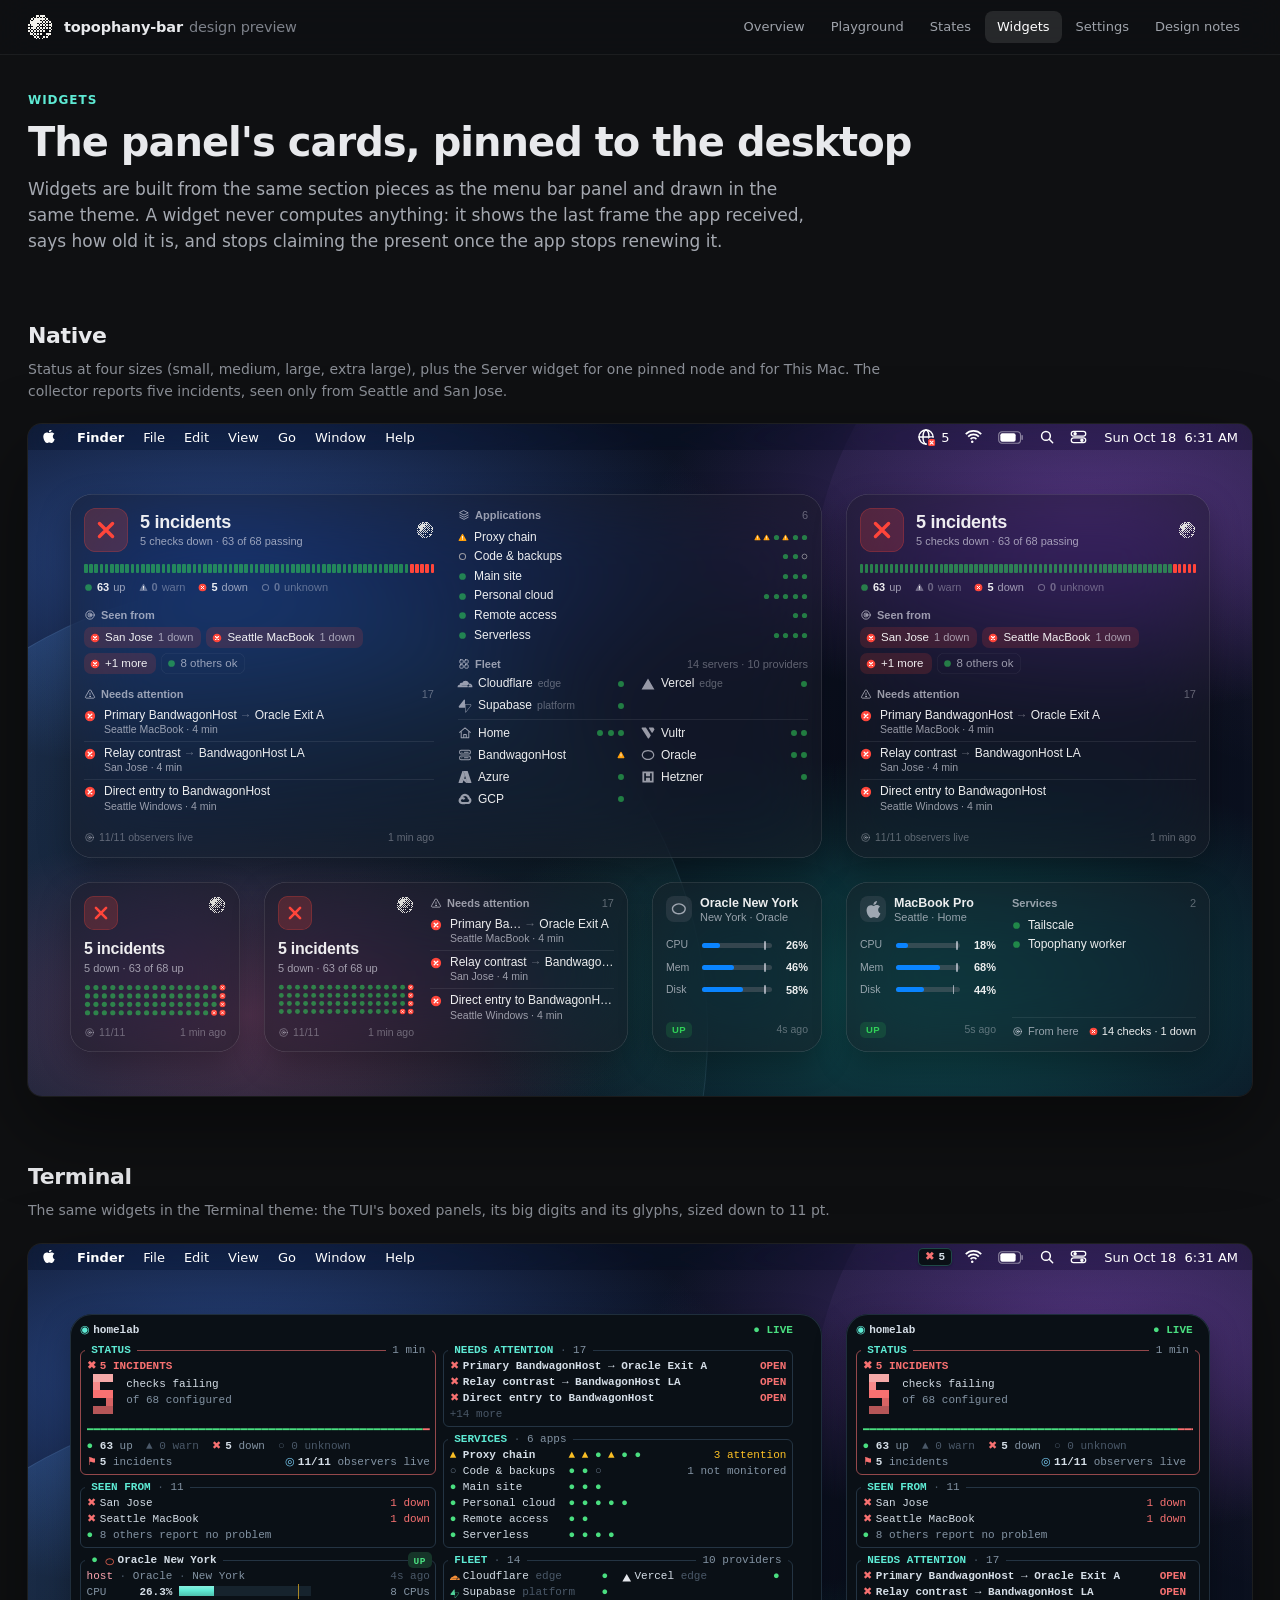
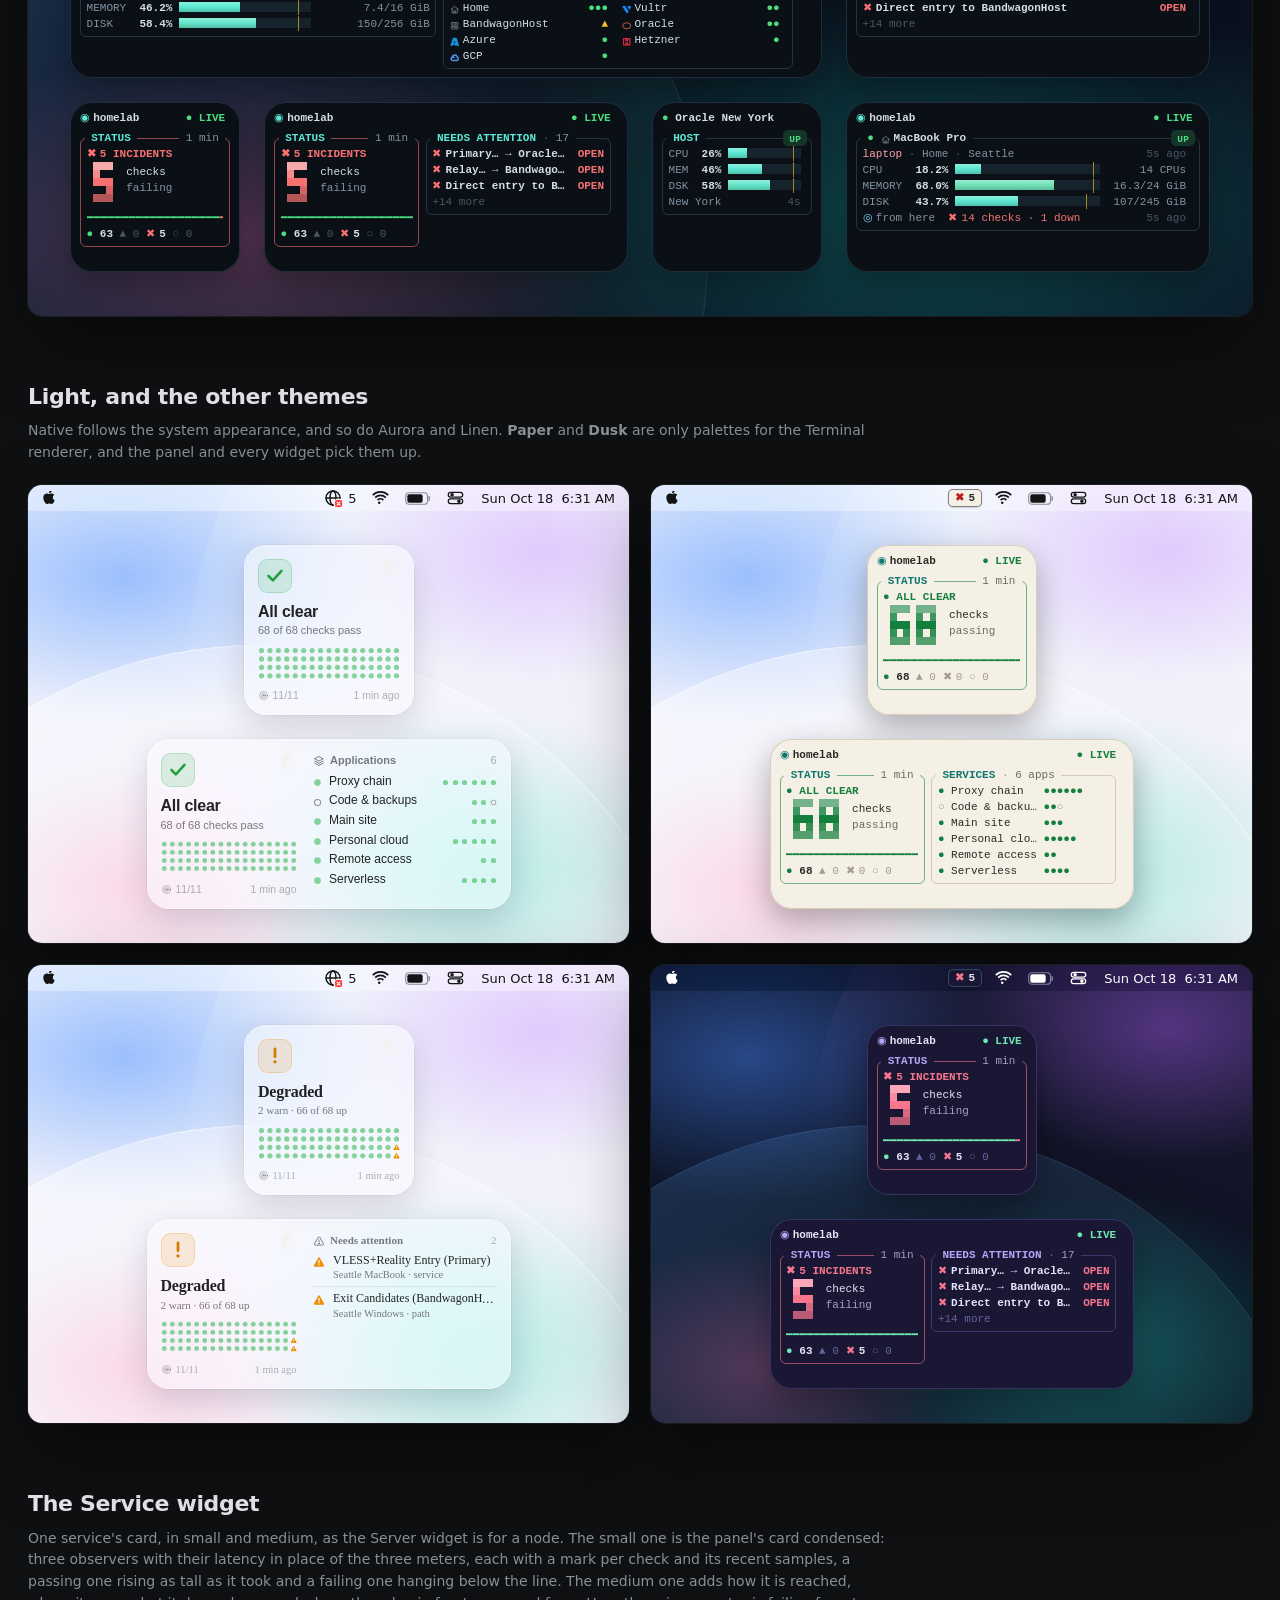
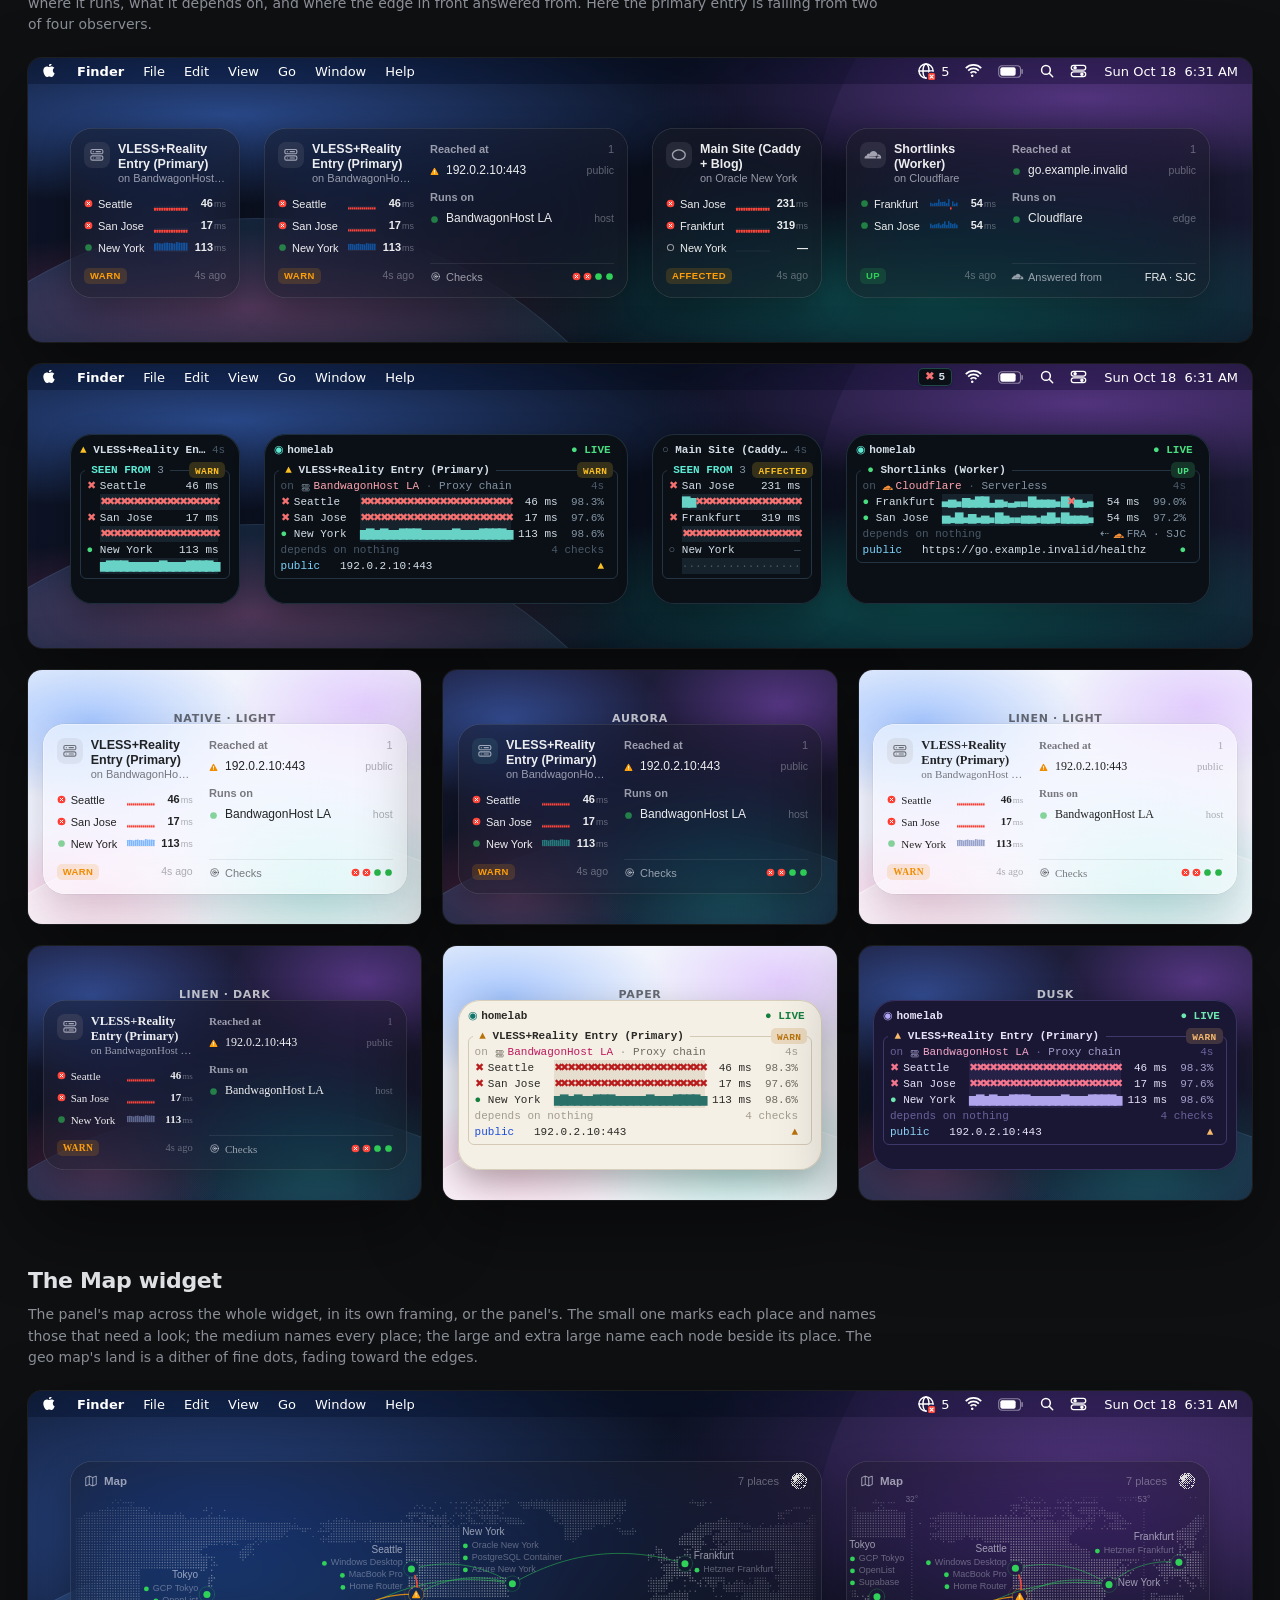
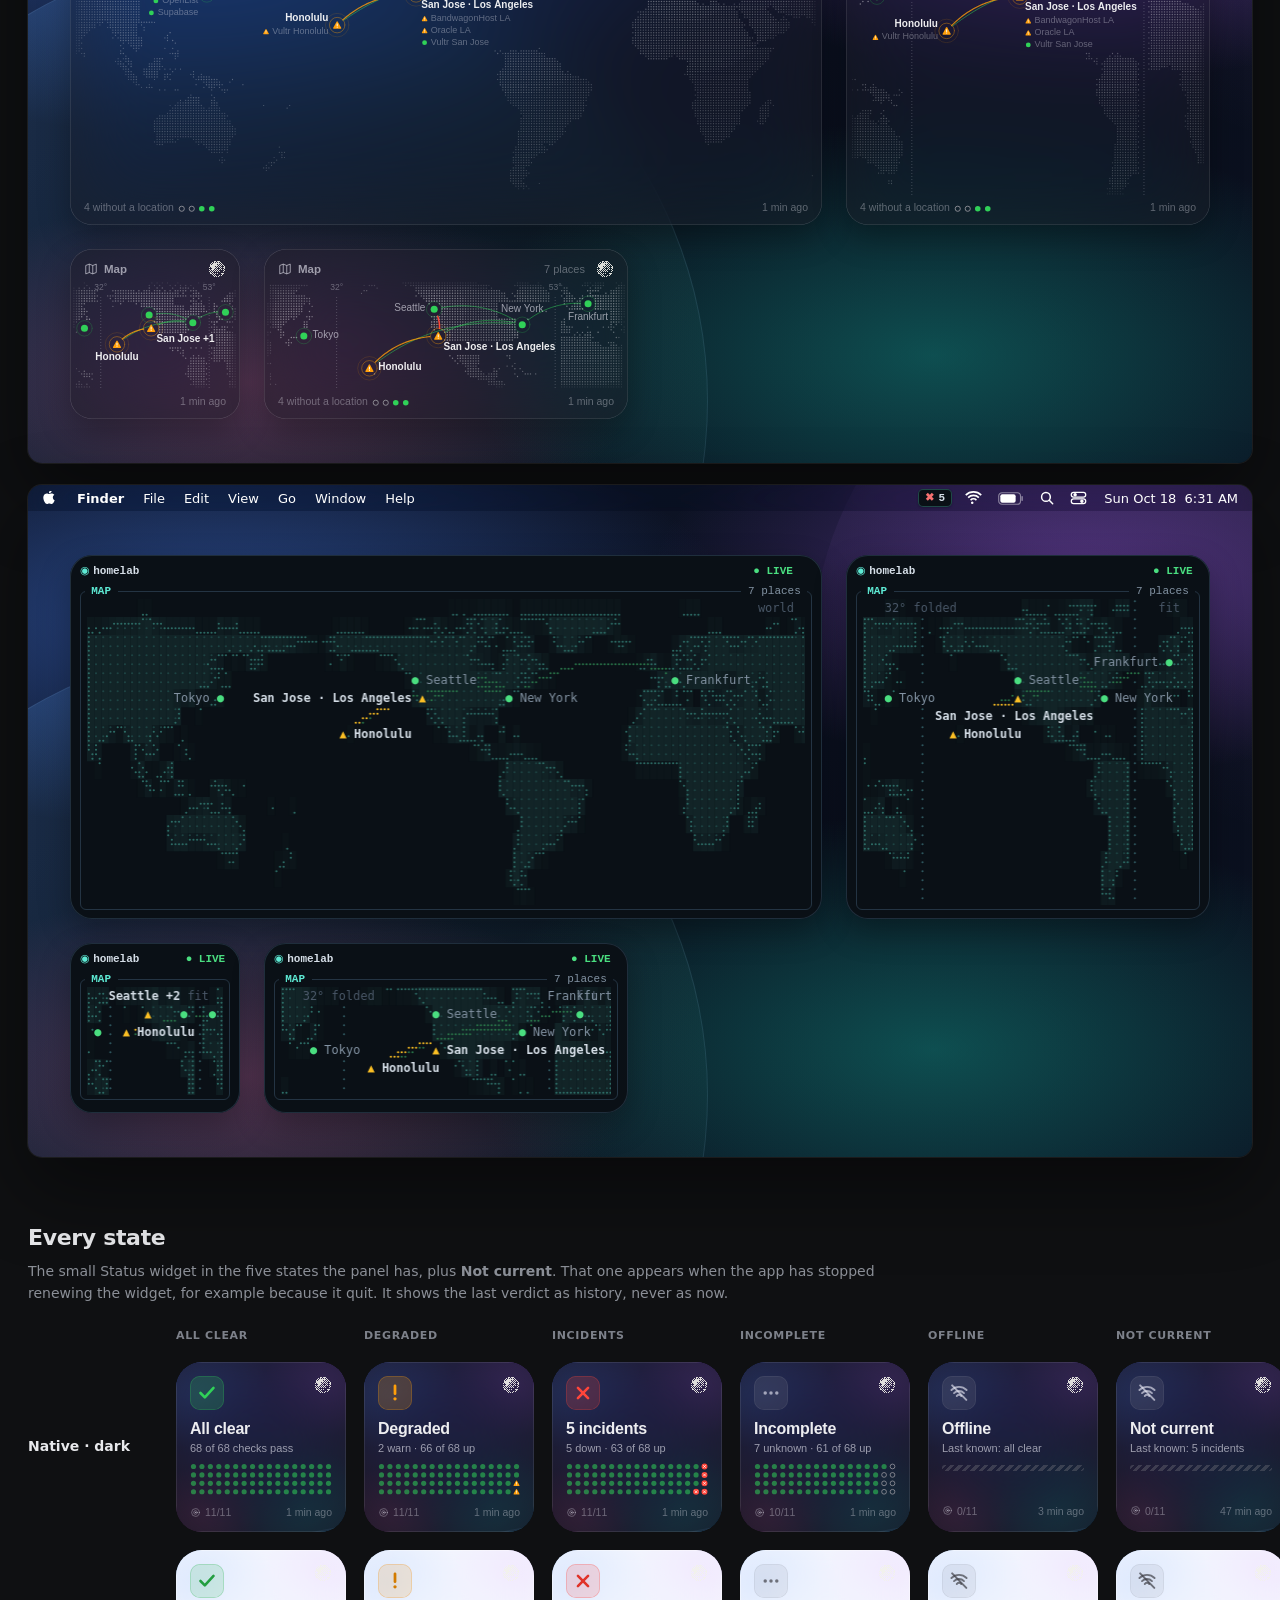
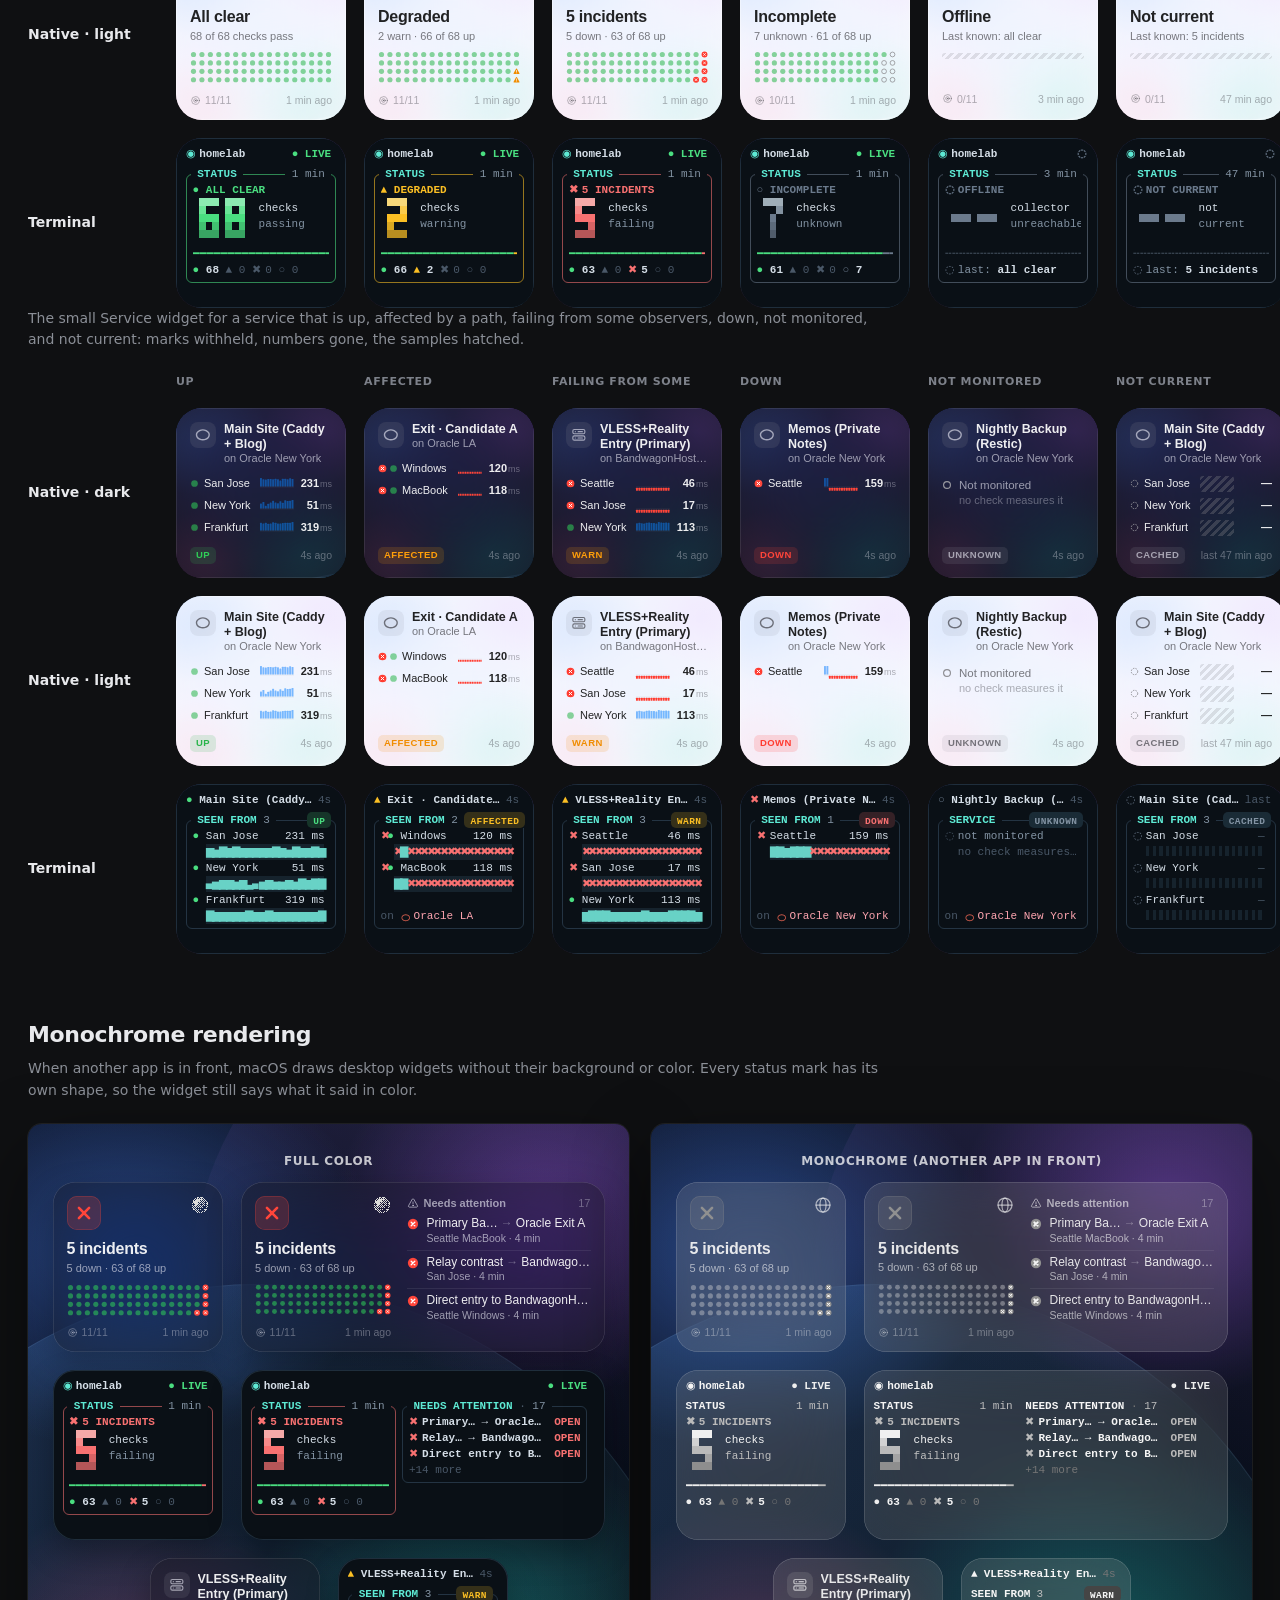
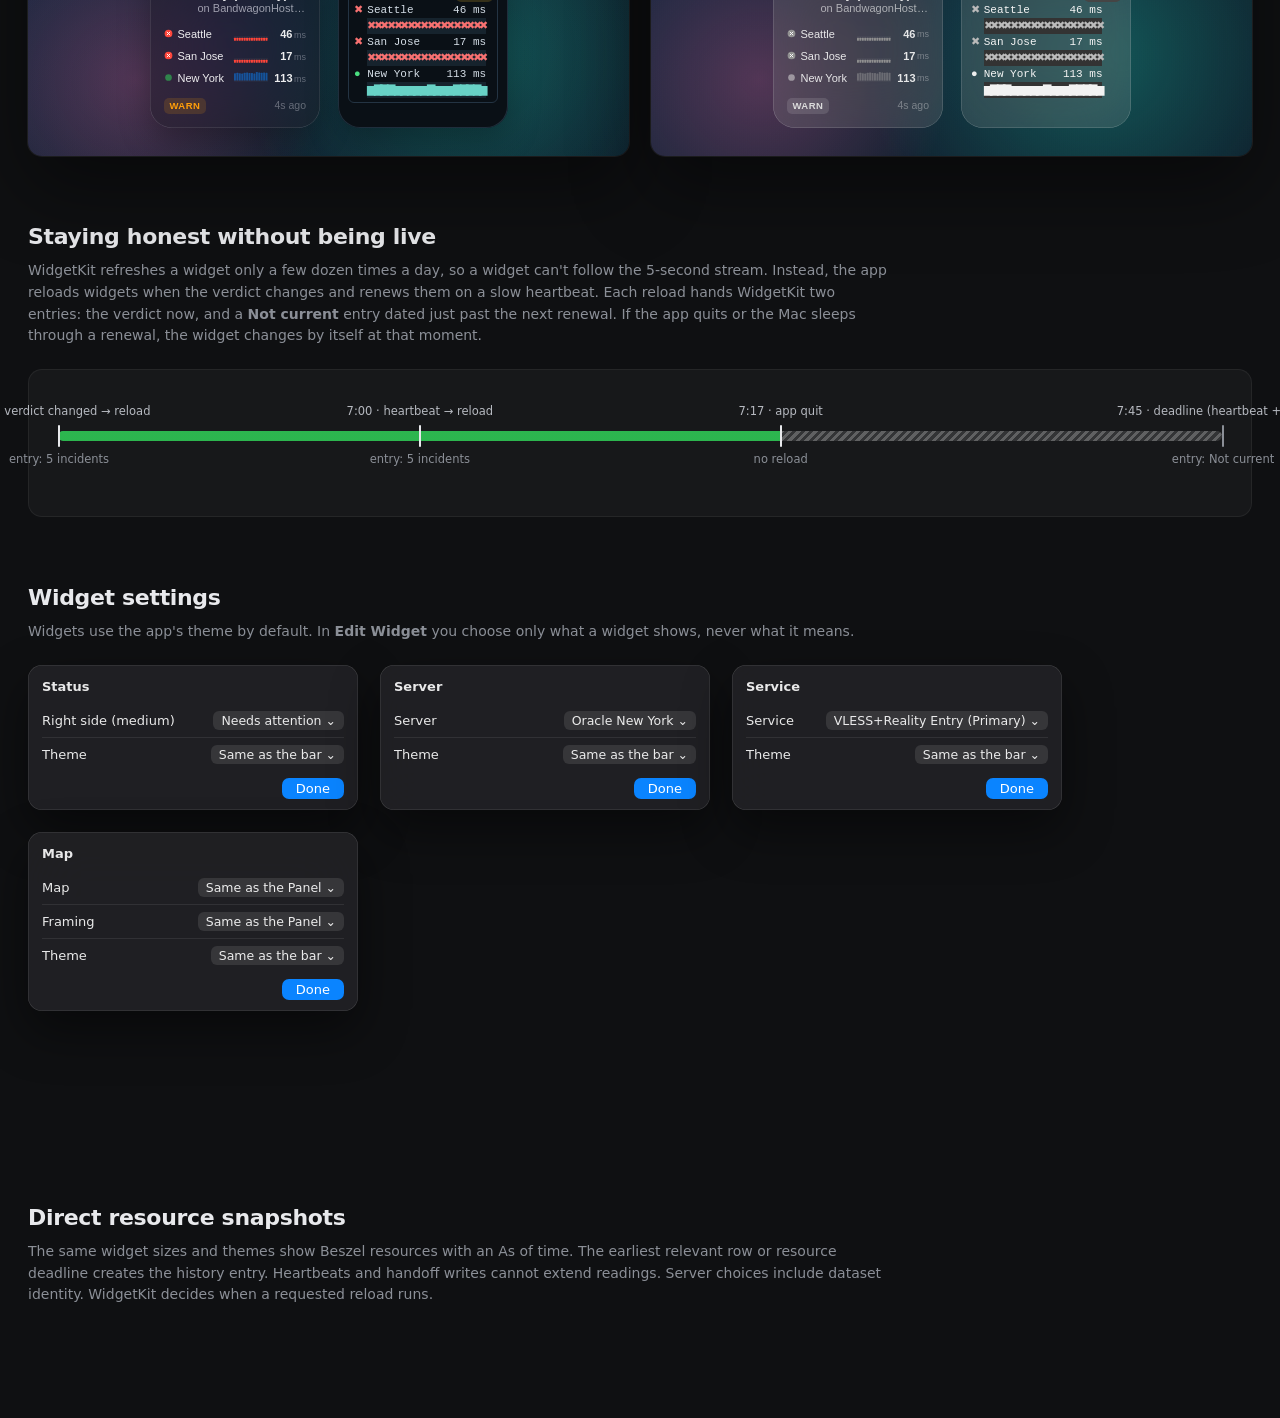
<file: design/widgets.html>
<!doctype html>
<html lang="en">
<head>
<meta charset="utf-8">
<meta name="viewport" content="width=device-width, initial-scale=1">
<title>Widgets · topophany-bar</title>
<link rel="icon" href="assets/mark.svg">
<link rel="stylesheet" href="assets/style.css">
<link rel="stylesheet" href="assets/service.css">
<style>
  .deskw { position: relative; width: 100%; padding: 70px 0 44px; }
  .wgrid { width: 1140px; margin: 0 auto; display: flex; flex-wrap: wrap; gap: 24px; align-items: flex-start; }
  .wgrid.small { width: auto; justify-content: center; }
  .scenes2 { display: grid; grid-template-columns: 1fr 1fr; gap: 22px; }
  .scenes2 .deskw { padding: 60px 24px 34px; }
  .scenes2 + .scenes2 { margin-top: 22px; }
  .matrix { display: grid; grid-template-columns: 130px repeat(6, 170px); gap: 18px; align-items: center; justify-content: start; }
  .mh { font-size: 11px; font-weight: 600; letter-spacing: .06em; text-transform: uppercase; color: #7d818a; }
  .rowh b { display: block; font-size: 14px; font-weight: 650; }
  .rowh span { font-size: 12px; color: #868a92; }
  .wtile { border-radius: 26px; padding: 0; position: relative; isolation: isolate; overflow: hidden; }
  .wtile.desk { box-shadow: none; }
  .modes { display: grid; grid-template-columns: repeat(2, minmax(0, 1fr)); gap: 22px; }
  .modes .deskw { padding: 28px 24px; }
  .modes h5 { margin: 0 0 12px; font-size: 12px; font-weight: 600; letter-spacing: .05em; text-transform: uppercase; color: rgba(255,255,255,.75); text-align: center; }
  .mode-row { display: flex; gap: 18px; justify-content: center; }
  .timeline { margin-top: 18px; padding: 22px 24px; border-radius: 14px; background: rgba(255,255,255,.035); box-shadow: inset 0 0 0 1px rgba(255,255,255,.06); }
  .tlbar { position: relative; height: 10px; border-radius: 5px; margin: 40px 6px 54px; background: linear-gradient(90deg, rgba(48,209,88,.85) 0 62%, rgba(255,255,255,.12) 62% 100%); }
  .tlbar .seg2 { position: absolute; top: 0; bottom: 0; left: 62%; right: 0; border-radius: 0 5px 5px 0; background: repeating-linear-gradient(135deg, rgba(255,255,255,.22) 0 3px, transparent 3px 6px); }
  .tick { position: absolute; top: -6px; width: 2px; height: 22px; background: #e8e9ec; border-radius: 1px; }
  .tick span { position: absolute; left: 50%; transform: translateX(-50%); white-space: nowrap; font-size: 11.5px; color: #b6b9c0; }
  .tick span.up { bottom: 26px; } .tick span.down { top: 26px; color: #8b8f97; }
  .cfg { width: 330px; border-radius: 14px; padding: 14px; background: rgba(36,36,40,.82); backdrop-filter: blur(30px); box-shadow: inset 0 0 0 .5px rgba(255,255,255,.16), 0 20px 50px rgba(0,0,0,.45); font: 13px -apple-system, system-ui; color: rgba(255,255,255,.9); }
  .cfg h6 { margin: 0 0 10px; font-size: 13px; font-weight: 650; }
  .cfg .r { display: flex; justify-content: space-between; align-items: center; padding: 7px 0; border-top: .5px solid rgba(255,255,255,.08); }
  .cfg .r:first-of-type { border-top: 0; }
  .cfg .pop { padding: 2px 8px; border-radius: 6px; background: rgba(255,255,255,.1); font-size: 12.5px; }
  .cfg .done { margin-top: 10px; text-align: right; }
  .cfg .done span { padding: 3px 14px; border-radius: 7px; background: #0a84ff; color: #fff; font-weight: 500; }
  .themes { display: grid; grid-template-columns: repeat(3, minmax(0, 1fr)); gap: 22px; margin-top: 22px; }
  .themes .deskw { padding: 54px 18px 30px; }
  .themes h5 { position: absolute; top: 40px; left: 0; right: 0; margin: 0; text-align: center; font-size: 11px; font-weight: 600; letter-spacing: .06em; text-transform: uppercase; color: rgba(255,255,255,.7); z-index: 2; }
  .themes .wall-light h5 { color: rgba(0,0,0,.55); }
  .cfgs { display: flex; gap: 22px; flex-wrap: wrap; align-items: flex-start; margin-top: 18px; }
</style>
</head>
<body>
<div class="top"><img src="assets/mark.svg" alt=""><span class="brand">topophany-bar<span>design preview</span></span>
  <nav><a href="index.html">Overview</a><a href="playground.html">Playground</a><a href="states.html">States</a><a class="on" href="widgets.html">Widgets</a><a href="settings.html">Settings</a><a href="DESIGN.md">Design notes</a></nav></div>
<div class="wrap">
  <div class="eyebrow">Widgets</div>
  <h1>The panel's cards, pinned to the desktop</h1>
  <p class="lede">Widgets are built from the same section pieces as the menu bar panel and drawn in the same theme. A widget never computes anything: it shows the last frame the app received, says how old it is, and stops claiming the present once the app stops renewing it.</p>

  <h2>Native</h2>
  <p class="sub">Status at four sizes (small, medium, large, extra large), plus the Server widget for one pinned node and for This Mac. The collector reports five incidents, seen only from Seattle and San Jose.</p>
  <div class="deskw desk wall-dark" id="d1"></div>

  <h2>Terminal</h2>
  <p class="sub">The same widgets in the Terminal theme: the TUI's boxed panels, its big digits and its glyphs, sized down to 11 pt.</p>
  <div class="deskw desk wall-dark" id="d2"></div>

  <h2>Light, and the other themes</h2>
  <p class="sub">Native follows the system appearance, and so do Aurora and Linen. <b>Paper</b> and <b>Dusk</b> are only palettes for the Terminal renderer, and the panel and every widget pick them up.</p>
  <div class="scenes2"><div class="deskw desk wall-light" id="d3"></div><div class="deskw desk wall-light" id="d4"></div></div>
  <div class="scenes2"><div class="deskw desk wall-light" id="d5"></div><div class="deskw desk wall-dark" id="d6"></div></div>

  <h2>The Service widget</h2>
  <p class="sub">One service's card, in small and medium, as the Server widget is for a node. The small one is the panel's card condensed: three observers with their latency in place of the three meters, each with a mark per check and its recent samples, a passing one rising as tall as it took and a failing one hanging below the line. The medium one adds how it is reached, where it runs, what it depends on, and where the edge in front answered from. Here the primary entry is failing from two of four observers.</p>
  <div class="deskw desk wall-dark" id="s1"></div>
  <div style="height:22px"></div>
  <div class="deskw desk wall-dark" id="s2"></div>
  <div class="themes" id="sthemes"></div>

  <h2>The Map widget</h2>
  <p class="sub">The panel's map across the whole widget, in its own framing, or the panel's. The small one marks each place and names those that need a look; the medium names every place; the large and extra large name each node beside its place. The geo map's land is a dither of fine dots, fading toward the edges.</p>
  <div class="deskw desk wall-dark" id="m1"></div>
  <div style="height:22px"></div>
  <div class="deskw desk wall-dark" id="m2"></div>

  <h2>Every state</h2>
  <p class="sub">The small Status widget in the five states the panel has, plus <b>Not current</b>. That one appears when the app has stopped renewing the widget, for example because it quit. It shows the last verdict as history, never as now.</p>
  <div class="matrix" id="states"></div>

  <p class="sub">The small Service widget for a service that is up, affected by a path, failing from some observers, down, not monitored, and not current: marks withheld, numbers gone, the samples hatched.</p>
  <div class="matrix" id="sstates"></div>

  <h2>Monochrome rendering</h2>
  <p class="sub">When another app is in front, macOS draws desktop widgets without their background or color. Every status mark has its own shape, so the widget still says what it said in color.</p>
  <div class="modes" id="modes"></div>

  <h2>Staying honest without being live</h2>
  <p class="sub">WidgetKit refreshes a widget only a few dozen times a day, so a widget can't follow the 5-second stream. Instead, the app reloads widgets when the verdict changes and renews them on a slow heartbeat. Each reload hands WidgetKit two entries: the verdict now, and a <b>Not current</b> entry dated just past the next renewal. If the app quits or the Mac sleeps through a renewal, the widget changes by itself at that moment.</p>
  <div class="timeline">
    <div class="tlbar"><div class="seg2"></div>
      <div class="tick" style="left:0"><span class="up">6:30 · verdict changed → reload</span><span class="down">entry: 5 incidents</span></div>
      <div class="tick" style="left:31%"><span class="up">7:00 · heartbeat → reload</span><span class="down">entry: 5 incidents</span></div>
      <div class="tick" style="left:62%"><span class="up">7:17 · app quit</span><span class="down">no reload</span></div>
      <div class="tick" style="left:100%;background:#8b8f97"><span class="up">7:45 · deadline (heartbeat + 15 min)</span><span class="down">entry: Not current</span></div>
    </div>
  </div>

  <h2>Widget settings</h2>
  <p class="sub">Widgets use the app's theme by default. In <b>Edit Widget</b> you choose only what a widget shows, never what it means.</p>
  <div class="cfgs">
    <div class="cfg"><h6>Status</h6><div class="r"><span>Right side (medium)</span><span class="pop">Needs attention ⌄</span></div><div class="r"><span>Theme</span><span class="pop">Same as the bar ⌄</span></div><div class="done"><span>Done</span></div></div>
    <div class="cfg"><h6>Server</h6><div class="r"><span>Server</span><span class="pop">Oracle New York ⌄</span></div><div class="r"><span>Theme</span><span class="pop">Same as the bar ⌄</span></div><div class="done"><span>Done</span></div></div>
    <div class="cfg"><h6>Service</h6><div class="r"><span>Service</span><span class="pop">VLESS+Reality Entry (Primary) ⌄</span></div><div class="r"><span>Theme</span><span class="pop">Same as the bar ⌄</span></div><div class="done"><span>Done</span></div></div>
    <div class="cfg"><h6>Map</h6><div class="r"><span>Map</span><span class="pop">Same as the Panel ⌄</span></div><div class="r"><span>Framing</span><span class="pop">Same as the Panel ⌄</span></div><div class="r"><span>Theme</span><span class="pop">Same as the bar ⌄</span></div><div class="done"><span>Done</span></div></div>
  </div>
</div>
<div class="wrap" id="direct"><h2>Direct resource snapshots</h2><p class="sub">The same widget sizes and themes show Beszel resources with an As of time. The earliest relevant row or resource deadline creates the history entry. Heartbeats and handoff writes cannot extend readings. Server choices include dataset identity. WidgetKit decides when a requested reload runs.</p></div>
<script src="assets/data.js"></script>
<script src="assets/providers.js"></script>
<script src="assets/provider-logos.js"></script>
<script src="assets/render.js"></script>
<script src="assets/widgets.js"></script>
<script src="assets/land.js"></script>
<script src="assets/map.js"></script>
<script src="assets/service-data.js"></script>
<script src="assets/service.js"></script>
<script>
  const D = window.TB_DATA;
  const sc = D.scenarios.incidents;
  const desk = (id, o, set) => {
    const el = document.getElementById(id);
    const item = TB.statusItem(sc, Object.assign({ text: 'count', color: 'status' }, o));
    el.innerHTML = TB.menubar(o.appearance, item, { clock: 'Sun Oct 18&nbsp;&nbsp;6:31 AM' }) +
      `<div class="wgrid ${set.small ? 'small' : ''}">${set.list.map(([k, s, x]) => TB.widget(k, s, x || sc, Object.assign({}, o, set.extra || {}))).join('')}</div>`;
    if (set.small) el.classList.add('narrow');
  };
  const full = [['status', 'xl'], ['status', 'l'], ['status', 's'], ['status', 'm'], ['server', 's'], ['server', 'm']];
  desk('d1', { theme: 'native', appearance: 'dark' }, { list: full });
  desk('d2', { theme: 'tui', appearance: 'dark' }, { list: full });
  desk('d3', { theme: 'native', appearance: 'light' }, { small: true, list: [['status', 's', D.scenarios.clear], ['status', 'm', D.scenarios.clear]] });
  desk('d4', { theme: 'tui', appearance: 'light', palette: 'paper' }, { small: true, list: [['status', 's', D.scenarios.clear], ['status', 'm', D.scenarios.clear]] });
  desk('d5', { theme: 'native', appearance: 'light', tokens: 'linen' }, { small: true, list: [['status', 's', D.scenarios.degraded], ['status', 'm', D.scenarios.degraded]] });
  desk('d6', { theme: 'tui', appearance: 'dark', palette: 'dusk' }, { small: true, list: [['status', 's'], ['status', 'm']] });

  // This Mac as the last widget on the first two desktops
  ['d1', 'd2'].forEach((id, i) => {
    const grid = document.querySelector('#' + id + ' .wgrid');
    const last = grid.lastElementChild;
    last.outerHTML = TB.widget('server', 'm', sc, { theme: i ? 'tui' : 'native', appearance: 'dark', node: 'mac' });
  });

  const states = ['clear', 'degraded', 'incidents', 'incomplete', 'offline', 'stale'];
  let m = '<div></div>' + states.map((k) => `<div class="mh">${D.scenarios[k].label}</div>`).join('');
  [['Native · dark', { theme: 'native', appearance: 'dark' }, 'dark'], ['Native · light', { theme: 'native', appearance: 'light' }, 'light'], ['Terminal', { theme: 'tui' }, 'dark']].forEach(([t, o, wall]) => {
    m += `<div class="rowh"><b>${t}</b></div>` + states.map((k) => `<div class="wtile desk wall-${wall}">${TB.widget('status', 's', D.scenarios[k], o)}</div>`).join('');
  });
  document.getElementById('states').innerHTML = m;

  document.getElementById('modes').innerHTML = [
    ['Full color', ''], ['Monochrome (another app in front)', 'vibrant'],
  ].map(([t, mode]) => `<div class="deskw desk wall-dark"><h5>${t}</h5><div class="mode-row">${TB.widget('status', 's', sc, { theme: 'native', appearance: 'dark', mode })}${TB.widget('status', 'm', sc, { theme: 'native', appearance: 'dark', mode })}</div>
     <div class="mode-row" style="margin-top:18px">${TB.widget('status', 's', sc, { theme: 'tui', mode })}${TB.widget('status', 'm', sc, { theme: 'tui', mode })}</div>
     <div class="mode-row" style="margin-top:18px">${TB.serviceWidget('s', window.SC_DATA.transit.cards['vless-transit'], { theme: 'native', appearance: 'dark', mode })}${TB.serviceWidget('s', window.SC_DATA.transit.cards['vless-transit'], { theme: 'tui', mode })}</div></div>`).join('');

  // The Service widget: the primary entry failing from two observers, the
  // main site down behind the edge, and a Worker that is up.
  const SD = window.SC_DATA;
  const tr = SD.transit.cards, ok = SD.normal.cards, og = SD.origin.cards;
  const sdesk = (id, o, list) => {
    const el = document.getElementById(id);
    const item = TB.statusItem(sc, Object.assign({ text: 'count', color: 'status' }, o));
    el.innerHTML = TB.menubar(o.appearance, item, { clock: 'Sun Oct 18&nbsp;&nbsp;6:31 AM' }) +
      `<div class="wgrid small">${list.map(([size, c, x]) => TB.serviceWidget(size, c, Object.assign({}, o, x || {}))).join('')}</div>`;
  };
  const sset = [['s', tr['vless-transit']], ['m', tr['vless-transit']], ['s', og.blog], ['m', ok.shortlink]];
  sdesk('s1', { theme: 'native', appearance: 'dark' }, sset);
  sdesk('s2', { theme: 'tui', appearance: 'dark' }, sset);
  // The Map widget: geographical maps at every size, fitted or world.
  const mdesk = (id, o, list) => {
    const el = document.getElementById(id);
    const item = TB.statusItem(sc, Object.assign({ text: 'count', color: 'status' }, o));
    el.innerHTML = TB.menubar(o.appearance, item, { clock: 'Sun Oct 18&nbsp;&nbsp;6:31 AM' }) +
      `<div class="wgrid">${list.map(([size, x]) => TB.widget('map', size, sc, Object.assign({}, o, x || {}))).join('')}</div>`;
  };
  mdesk('m1', { theme: 'native', appearance: 'dark' }, [['xl', { mapFrame: 'world' }], ['l'], ['s'], ['m']]);
  mdesk('m2', { theme: 'tui', appearance: 'dark' }, [['xl', { mapFrame: 'world' }], ['l'], ['s'], ['m']]);
  document.getElementById('sthemes').innerHTML = [
    ['Native · light', { theme: 'native', appearance: 'light' }, 'light'], ['Aurora', { theme: 'native', appearance: 'dark', tokens: 'aurora' }, 'dark'],
    ['Linen · light', { theme: 'native', appearance: 'light', tokens: 'linen' }, 'light'], ['Linen · dark', { theme: 'native', appearance: 'dark', tokens: 'linen' }, 'dark'],
    ['Paper', { theme: 'tui', appearance: 'light', palette: 'paper' }, 'light'], ['Dusk', { theme: 'tui', appearance: 'dark', palette: 'dusk' }, 'dark'],
  ].map(([t, o, wall]) => `<div class="deskw desk wall-${wall}"><h5>${t}</h5><div class="wgrid small">${TB.serviceWidget('m', tr['vless-transit'], o)}</div></div>`).join('');
  const sstates = [['Up', ok.blog], ['Affected', tr['egress-a']], ['Failing from some', tr['vless-transit']], ['Down', og.memos], ['Not monitored', ok['backup-job']], ['Not current', ok.blog, { stale: true, age: '47 min ago' }]];
  let sm = '<div></div>' + sstates.map(([t]) => `<div class="mh">${t}</div>`).join('');
  [['Native · dark', { theme: 'native', appearance: 'dark' }, 'dark'], ['Native · light', { theme: 'native', appearance: 'light' }, 'light'], ['Terminal', { theme: 'tui' }, 'dark']].forEach(([t, o, wall]) => {
    sm += `<div class="rowh"><b>${t}</b></div>` + sstates.map(([, c, x]) => `<div class="wtile desk wall-${wall}">${TB.serviceWidget('s', c, Object.assign({}, o, x || {}))}</div>`).join('');
  });
  document.getElementById('sstates').innerHTML = sm;
</script>
</body>
</html>
</file>
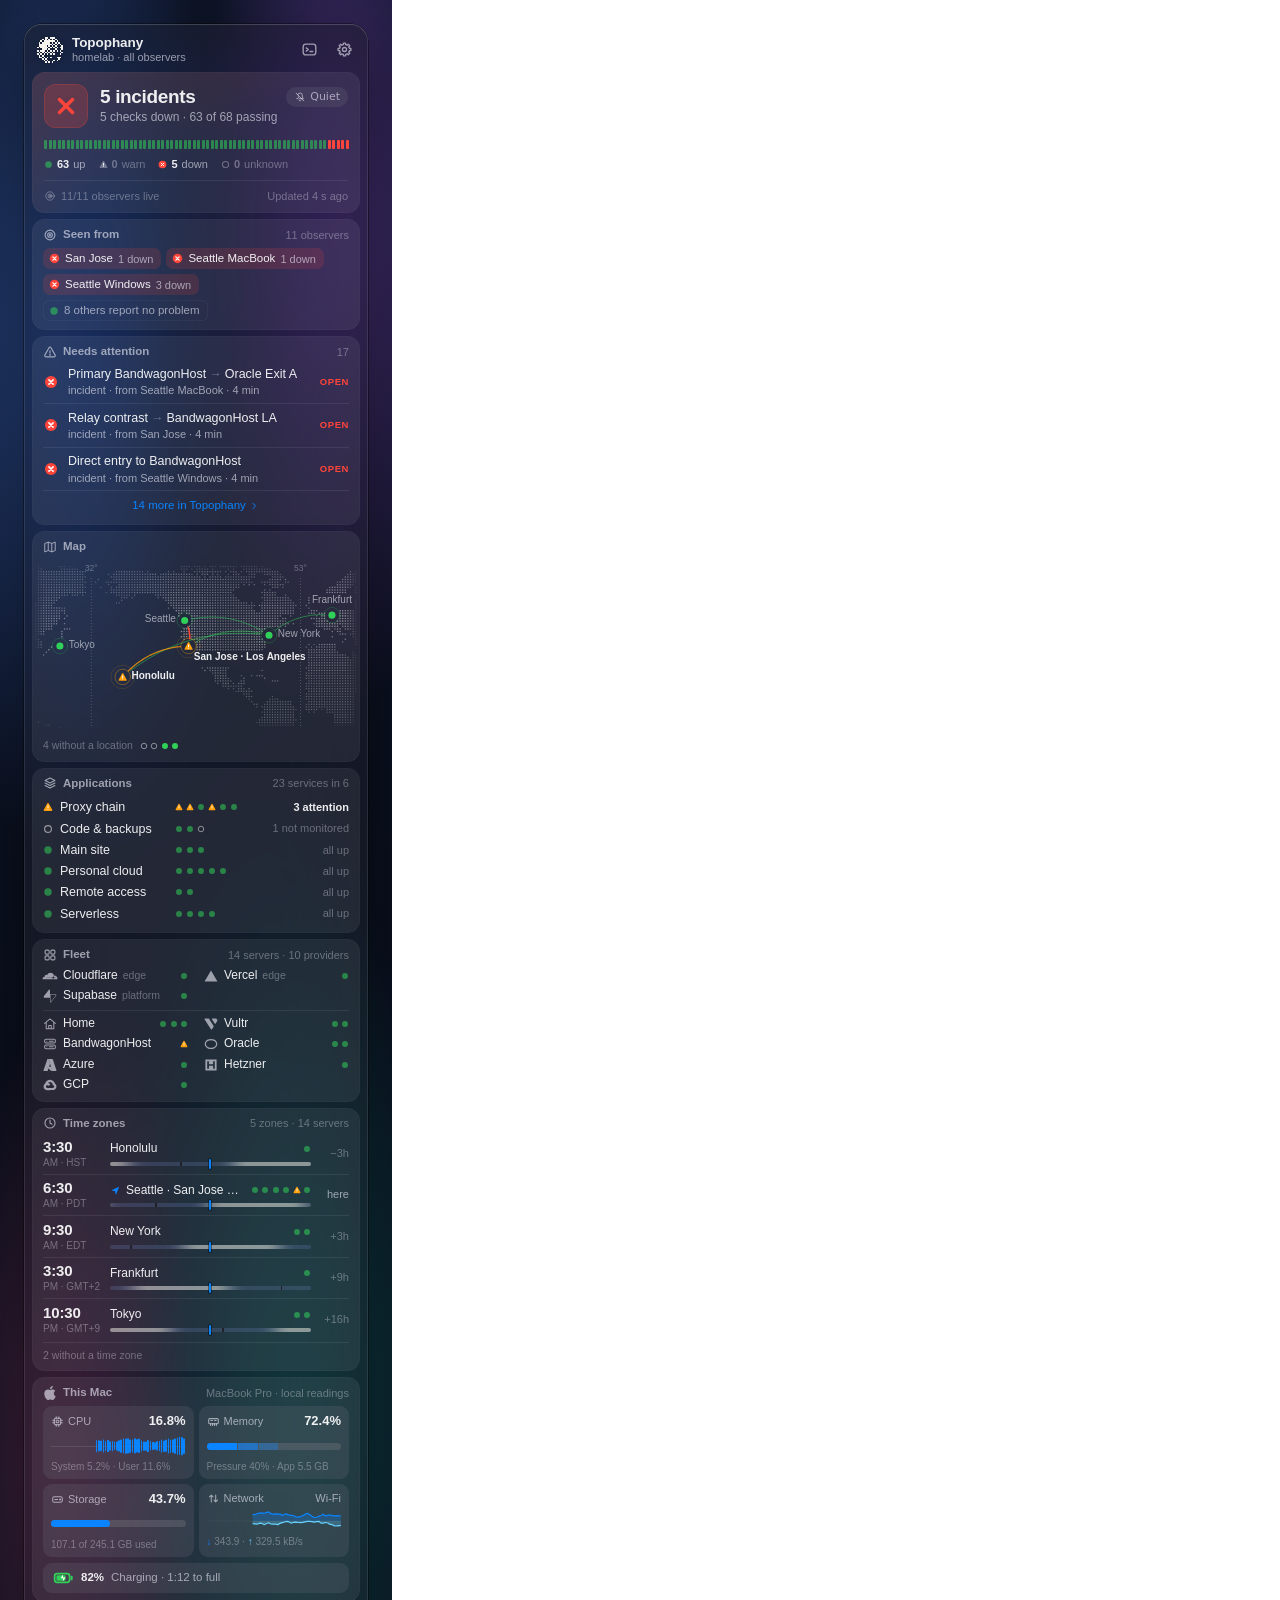
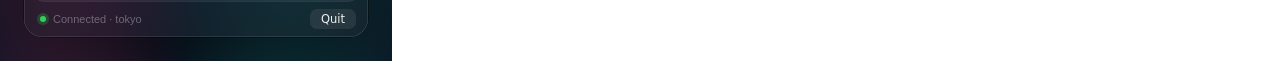
<file: design/shots/one.html>
<!doctype html>
<html lang="en">
<head>
<meta charset="utf-8">
<title>One surface</title>
<link rel="stylesheet" href="../assets/style.css">
<style>
  /* One surface on the desktop, for side-by-side comparison with the app's
     snapshots. Query: what=panel|hero|widget|item, scenario, theme
     (native|tui), tokens (aurora|linen, over native), palette (paper|dusk,
     over tui), appearance (dark|light), mac, servers, limit, kind, size,
     quiet (1 for the menu bar's alert quieted), map (0 to hide it),
     mapFrame (fit|world). */
  html, body { margin: 0; background: #fff !important; }
  #stage { display: inline-block; padding: 24px; border-radius: 0; box-shadow: none; }
  #stage.desk::before, #stage.desk::after { display: none; }
  .mb { position: static; height: 26px; }
</style>
</head>
<body>
<div id="stage"></div>
<script src="../assets/data.js"></script>
<script src="../assets/providers.js"></script>
<script src="../assets/provider-logos.js"></script>
<script src="../assets/render.js"></script>
<script src="../assets/widgets.js"></script>
<script src="../assets/land.js"></script>
<script src="../assets/map.js"></script>
<script>
  const q = new URLSearchParams(location.search);
  const D = window.TB_DATA;
  const o = Object.assign(TB.defaults(), { theme: q.get('theme') || 'native', appearance: q.get('appearance') || 'dark',
    mac: q.get('mac') || 'local', limit: +(q.get('limit') || 3), text: q.get('text') || 'count', color: q.get('color') || 'status',
    tokens: q.get('tokens') || '', palette: q.get('palette') || '', quiet: q.get('quiet') === '1' });
  if (q.get('servers')) o.sections.servers = q.get('servers') === '1';
  if (q.get('map')) o.sections.map = q.get('map') === '1';
  if (q.get('mapFrame')) o.mapFrame = q.get('mapFrame');
  const sc = D.scenarios[q.get('scenario') || 'incidents'];
  const el = document.getElementById('stage');
  const wall = o.theme === 'tui' && q.get('what') !== 'item' ? (q.get('wall') || 'dark') : o.appearance;
  el.className = 'desk wall-' + wall;
  const what = q.get('what') || 'panel';
  if (what === 'panel') el.innerHTML = o.theme === 'tui' ? TB.tuiPanel(sc, o) : TB.nativePanel(sc, o);
  if (what === 'hero') el.innerHTML = o.theme === 'tui' ? TB.tuiPanel(sc, Object.assign(o, { heroOnly: true })) : TB.nativePanel(sc, Object.assign(o, { heroOnly: true }));
  if (what === 'widget') el.innerHTML = TB.widget(q.get('kind') || 'status', q.get('size') || 's', sc, Object.assign(o, { node: q.get('node') || '', mode: q.get('mode') || '' }));
  if (what === 'item') el.innerHTML = `<div class="mb mb-${o.appearance}"><div class="mb-right">${['symbol', 'count', 'words'].map((text) => TB.statusItem(sc, Object.assign({}, o, { text }))).join('')}</div></div>`;
  el.querySelectorAll('img').forEach((i) => { i.src = i.getAttribute('src').replace(/^assets\//, '../assets/'); });
</script>
</body>
</html>
</file>
<file: design/assets/style.css>
/* Topophany Bar — design preview. */

/* ------------------------------------------------------------ the page */
:root { color-scheme: dark; }
* { box-sizing: border-box; }
body {
  margin: 0; background: #0f1012; color: #e8e9ec;
  font: 14px/1.55 -apple-system, BlinkMacSystemFont, "SF Pro Text", "Helvetica Neue", system-ui, sans-serif;
  -webkit-font-smoothing: antialiased;
}
a { color: #7cc4ff; text-decoration: none; }
.top {
  position: sticky; top: 0; z-index: 50; display: flex; align-items: center; gap: 12px;
  padding: 11px 28px; background: rgba(15, 16, 18, .78); backdrop-filter: blur(22px) saturate(1.6);
  border-bottom: 1px solid rgba(255, 255, 255, .06);
}
.top img { width: 24px; height: 24px; }
.top .brand { font-weight: 650; font-size: 14.5px; letter-spacing: -.01em; }
.top .brand span { color: #7d818a; font-weight: 500; margin-left: 6px; }
.top nav { margin-left: auto; display: flex; gap: 2px; }
.top nav a { color: #9fa3ab; padding: 6px 12px; border-radius: 8px; font-size: 13px; font-weight: 500; }
.top nav a:hover { color: #fff; background: rgba(255, 255, 255, .06); }
.top nav a.on { color: #fff; background: rgba(255, 255, 255, .1); }
.wrap { max-width: 1340px; margin: 0 auto; padding: 36px 28px 90px; }
.eyebrow { font-size: 12px; font-weight: 600; letter-spacing: .08em; text-transform: uppercase; color: #5eead4; }
h1 { font-size: 40px; line-height: 1.1; letter-spacing: -.025em; margin: 10px 0 12px; font-weight: 700; }
.lede { color: #a5a9b1; font-size: 17px; max-width: 780px; margin: 0; }
h2 { font-size: 22px; margin: 64px 0 6px; letter-spacing: -.015em; font-weight: 650; }
.sub { color: #8b8f97; margin: 0 0 22px; max-width: 860px; }
.cap { font-size: 12px; color: #8b8f97; margin-top: 12px; text-align: center; }
.cap b { color: #d6d8dc; font-weight: 600; }
code { font: 12.5px ui-monospace, "SF Mono", Menlo, monospace; background: rgba(255, 255, 255, .07); padding: 1px 5px; border-radius: 5px; color: #d9dce1; }

.grid3 { display: grid; grid-template-columns: repeat(3, minmax(0, 1fr)); gap: 22px; align-items: start; }
@media (max-width: 1260px) { .grid3 { grid-template-columns: 1fr 1fr; } }
.cards { display: grid; grid-template-columns: repeat(auto-fit, minmax(290px, 1fr)); gap: 14px; margin-top: 20px; }
.card {
  padding: 18px 18px 16px; border-radius: 14px; background: rgba(255, 255, 255, .035);
  box-shadow: inset 0 0 0 1px rgba(255, 255, 255, .06);
}
.card h4 { margin: 0 0 6px; font-size: 14.5px; font-weight: 650; }
.card p { margin: 0; color: #9da1a9; font-size: 13.5px; }
.card .k { color: #5eead4; font: 600 12px ui-monospace, "SF Mono", monospace; margin-bottom: 8px; display: block; }
.links { display: grid; grid-template-columns: repeat(auto-fit, minmax(230px, 1fr)); gap: 12px; margin-top: 18px; }
.links a {
  display: block; padding: 16px 18px; border-radius: 14px; background: rgba(255, 255, 255, .04);
  box-shadow: inset 0 0 0 1px rgba(255, 255, 255, .07); color: #e8e9ec;
}
.links a:hover { background: rgba(255, 255, 255, .07); }
.links a b { display: block; font-size: 15px; margin-bottom: 2px; }
.links a span { color: #8b8f97; font-size: 13px; }

/* ------------------------------------------------------- the desktop */
.desk {
  position: relative; overflow: hidden; border-radius: 14px; isolation: isolate;
  box-shadow: 0 0 0 1px rgba(255, 255, 255, .07), 0 30px 80px rgba(0, 0, 0, .45);
}
.desk::before, .desk::after { content: ""; position: absolute; z-index: -1; border-radius: 50%; }
.wall-dark {
  background:
    radial-gradient(60% 45% at 16% 20%, rgba(58, 104, 196, .62), transparent 70%),
    radial-gradient(50% 42% at 86% 14%, rgba(132, 74, 196, .5), transparent 70%),
    radial-gradient(55% 50% at 74% 84%, rgba(18, 146, 134, .48), transparent 70%),
    radial-gradient(45% 40% at 18% 88%, rgba(196, 72, 124, .38), transparent 70%),
    linear-gradient(160deg, #0e1528, #0a0f1d 60%, #0b1222);
}
.wall-dark::before { width: 900px; height: 900px; left: -220px; top: 160px; background: linear-gradient(135deg, rgba(94, 160, 255, .22), rgba(94, 234, 212, .06) 60%, transparent); box-shadow: inset 0 0 0 1px rgba(160, 200, 255, .1); }
.wall-dark::after { width: 700px; height: 700px; right: -260px; top: -180px; background: linear-gradient(200deg, rgba(190, 120, 255, .22), transparent 65%); }
.wall-light {
  background:
    radial-gradient(60% 45% at 16% 20%, rgba(120, 170, 255, .7), transparent 70%),
    radial-gradient(50% 42% at 86% 14%, rgba(206, 160, 255, .62), transparent 70%),
    radial-gradient(55% 50% at 74% 84%, rgba(110, 226, 204, .58), transparent 70%),
    radial-gradient(45% 40% at 18% 88%, rgba(255, 168, 200, .55), transparent 70%),
    linear-gradient(160deg, #eaf0fb, #f6f1fa);
}
.wall-light::before { width: 900px; height: 900px; left: -220px; top: 160px; background: linear-gradient(135deg, rgba(255, 255, 255, .55), rgba(255, 255, 255, .08) 60%, transparent); box-shadow: inset 0 0 0 1px rgba(255, 255, 255, .5); }
.wall-light::after { width: 700px; height: 700px; right: -260px; top: -180px; background: linear-gradient(200deg, rgba(255, 255, 255, .45), transparent 65%); }
.drop { position: absolute; top: 31px; visibility: hidden; z-index: 3; }

/* ------------------------------------------------------- the menu bar */
.mb {
  position: absolute; z-index: 4; top: 0; left: 0; right: 0; height: 26px; display: flex;
  justify-content: space-between; align-items: center; padding: 0 8px 0 14px;
  font: 500 13px/1 -apple-system, BlinkMacSystemFont, "SF Pro Text", system-ui, sans-serif;
  backdrop-filter: blur(24px) saturate(1.7); white-space: nowrap;
}
.mb-dark { color: #fff; background: rgba(8, 10, 18, .3); }
.mb-light { color: #141414; background: rgba(255, 255, 255, .36); }
.mb-left { display: flex; align-items: center; gap: 19px; overflow: hidden; }
.mb-left b { font-weight: 700; }
.mb-apple { display: inline-flex; margin: -2px 2px 0 0; }
.mb-right { display: flex; align-items: center; gap: 2px; }
.mb-item, .mb-sys { height: 22px; display: inline-flex; align-items: center; padding: 0 7px; border-radius: 6px; }
.mb-sys svg { display: block; }
.mb-dark .mb-item.pressed { background: rgba(255, 255, 255, .22); }
.mb-light .mb-item.pressed { background: rgba(0, 0, 0, .1); }
.mb-clock { padding: 0 6px 0 8px; }
.narrow .mb-left > :not(.mb-apple) { display: none; }
.mb-left { min-width: 0; flex-shrink: 1; }
.mb-right { flex: none; }
.narrow .mb-sys:nth-child(4) { display: none; }

/* native status item */
.nitem { gap: 5px; }
.nitem svg { display: block; overflow: visible; }
.nitem-t { font-size: 13px; font-weight: 500; font-variant-numeric: tabular-nums; letter-spacing: -.01em; }
.mb-dark .nitem { --bx: #fff; }
.mb-light .nitem { --bx: #fff; }
.mb-dark .b-up { --b: #32d74b; } .mb-light .b-up { --b: #28b449; }
.mb-dark .b-warn { --b: #ff9f0a; } .mb-light .b-warn { --b: #f08c00; }
.mb-dark .b-down { --b: #ff453a; } .mb-light .b-down { --b: #ff3b30; }
/* this Mac's readings before the globe: local, in the bar's ink */
.nreads { display: inline-flex; align-items: center; gap: 9px; margin-right: 4px; }
.nr { display: inline-flex; align-items: center; gap: 4px; }
.nr-cpu { align-items: baseline; }
.nr-cpu svg { align-self: baseline; }
.rv, .nn { display: inline-grid; font-size: 11.5px; font-weight: 500; font-variant-numeric: tabular-nums; }
.rv > *, .nn > * { grid-area: 1 / 1; font-style: normal; }
.rv b, .nn b { visibility: hidden; font-weight: 500; }
.nn { font-size: 8.6px; line-height: 9.4px; text-align: right; }
.na { font-size: 6.6px; line-height: 9.4px; font-weight: 700; opacity: .55; margin-left: 2px; }
.b-unk { --b: currentColor; }
.b-mono { --b: currentColor; }
.mb-dark .b-mono { --bx: #1b1d24; }
.mb-light .b-mono { --bx: #f2f2f5; }

/* terminal status item: a chip of the TUI's ink */
.titem { padding: 0 4px; }
.tchip {
  display: inline-flex; align-items: center; height: 18px; padding: 0 7px; border-radius: 5px;
  background: var(--ink, #0a1016); color: var(--text, #d5dee7); letter-spacing: .02em; white-space: pre;
  font: 700 11px/18px ui-monospace, "SF Mono", SFMono-Regular, Menlo, monospace;
  box-shadow: inset 0 0 0 1px rgba(94, 234, 212, .26), 0 1px 2px rgba(0, 0, 0, .25);
}
.mb-light .tchip { box-shadow: inset 0 0 0 1px rgba(10, 16, 22, .5), 0 1px 2px rgba(0, 0, 0, .18); }
.tchip .g { display: inline-block; width: 1ch; text-align: center; }
.titem { gap: 4px; }
.tchip.reads { font-weight: 400; }
.tchip .m { color: var(--muted); } .tchip .acc { color: var(--acc); } .tchip .acc2 { color: var(--acc2); }
/* the live glyph breathes toward the glow, as the TUI's live dot does */
.tchip .g { position: relative; }
.tchip .g.breathe::after { content: attr(data-g); position: absolute; inset: 0; color: var(--glow, #f0fdfa); opacity: 0;
  animation: breathe 2.4s ease-in-out infinite; }
@keyframes breathe { 50% { opacity: .5; } }
@media (prefers-reduced-motion: reduce) { .tchip .g.breathe::after { animation: none; } }
.titem .h-up { color: var(--up, #4ade80); } .titem .h-warn { color: var(--warn, #fbbf24); }
.titem .h-down { color: var(--down, #f87171); } .titem .h-unk, .titem .h-quiet { color: var(--muted, #8393a3); }

/* ----------------------------------------------------- native theme */
.nv {
  font: 13px/1.3 -apple-system, BlinkMacSystemFont, "SF Pro Text", "Helvetica Neue", sans-serif;
  -webkit-font-smoothing: antialiased; color: var(--l1); --on: #fff;
}
.nv.dark {
  --l1: rgba(255, 255, 255, .92); --l2: rgba(235, 235, 245, .62); --l3: rgba(235, 235, 245, .36);
  --sep: rgba(255, 255, 255, .08); --card: rgba(255, 255, 255, .068); --card-b: rgba(255, 255, 255, .05);
  --fill: rgba(120, 120, 128, .36); --fill2: rgba(120, 120, 128, .2);
  --up: #30d158; --warn: #ff9f0a; --down: #ff453a; --unk: #98989f; --acc: #0a84ff; --acc2: #64d2ff;
}
.nv.light {
  --l1: rgba(0, 0, 0, .86); --l2: rgba(60, 60, 67, .68); --l3: rgba(60, 60, 67, .4);
  --sep: rgba(0, 0, 0, .07); --card: rgba(255, 255, 255, .64); --card-b: rgba(0, 0, 0, .035);
  --fill: rgba(120, 120, 128, .2); --fill2: rgba(120, 120, 128, .1);
  --up: #28b449; --warn: #f08c00; --down: #ff3b30; --unk: #8e8e93; --acc: #007aff; --acc2: #32ade6;
}
.nv-panel { width: 344px; padding: 8px; border-radius: 18px; display: flex; flex-direction: column; gap: 6px; }
.dark .nv-panel {
  background: var(--panel-bg, rgba(32, 32, 38, .55)); backdrop-filter: blur(44px) saturate(1.9);
  box-shadow: 0 0 0 .5px rgba(0, 0, 0, .75), inset 0 0 0 .5px rgba(255, 255, 255, .2), inset 0 1px 0 rgba(255, 255, 255, .08), 0 24px 64px rgba(0, 0, 0, .5);
}
.light .nv-panel {
  background: var(--panel-bg, rgba(250, 250, 253, .6)); backdrop-filter: blur(44px) saturate(1.9);
  box-shadow: 0 0 0 .5px rgba(0, 0, 0, .14), inset 0 0 0 .5px rgba(255, 255, 255, .75), 0 24px 64px rgba(30, 30, 60, .22);
}
.nv svg { display: block; }
.nv .mk { flex: none; }
.mk-up { color: var(--up, #4ade80); } .mk-warn { color: var(--warn, #fbbf24); }
.mk-down { color: var(--down, #f87171); } .mk-unk { color: var(--unk, #6b7a8c); }
/* Up among other marks is quieter than trouble, as on the bar: a calm
   network looks calm, and what needs a look stands out. */
.nv-legend .mk-up, .nv-chips .mk-up, .nv-app .mk-up, .fl-m .mk-up, .z-marks .mk-up, .w-app .mk-up { opacity: .55; }

.nv-head { display: flex; align-items: center; gap: 9px; padding: 3px 3px 1px 5px; }
.nv-mark { width: 26px; height: 26px; filter: drop-shadow(0 1px 2px rgba(0, 0, 0, .35)); }
.nv-head-t { flex: 1; display: flex; flex-direction: column; line-height: 1.22; min-width: 0; }
.nv-head-t b { font-size: 13.5px; font-weight: 650; letter-spacing: -.005em; }
.nv-head-t span { font-size: 11px; color: var(--l2); }
.nv-btn { width: 26px; height: 26px; border-radius: 50%; border: 0; background: transparent; color: var(--l2); display: grid; place-items: center; padding: 0; cursor: pointer; }
.nv-btn svg { width: 17px; height: 17px; }
.nv-btn:hover { background: var(--fill2); color: var(--l1); }

.nv-card { background: var(--card); border-radius: 13px; padding: 8px 11px 9px; box-shadow: inset 0 0 0 .5px var(--card-b); }
.nv-card h3 { margin: 0 0 6px; font-size: 11.5px; font-weight: 600; color: var(--l2); display: flex; align-items: center; gap: 6px; }
.nv-card h3 svg { width: 14px; height: 14px; }
.nv-card h3 em { font-style: normal; font-weight: 500; color: var(--l3); margin-left: auto; font-size: 11px; }

.nv-hero { padding: 12px 12px 10px; }
.nv-hero-top { display: flex; align-items: center; gap: 12px; margin-bottom: 12px; }
.nv-sym {
  width: 44px; height: 44px; border-radius: 12px; flex: none; display: grid; place-items: center;
  background: var(--sym-fill); color: var(--sym-ink); box-shadow: inset 0 0 0 .75px var(--sym-edge);
}
.nv-sym svg { width: 44px; height: 44px; }
/* Flat: a tint of the status color, edged in it, the glyph in the color a
   shade deeper on light so it holds. */
.sym-clear { --sym-c: var(--up); } .sym-degraded { --sym-c: var(--warn); } .sym-incidents { --sym-c: var(--down); }
.sym-clear, .sym-degraded, .sym-incidents {
  --sym-fill: color-mix(in srgb, var(--sym-c) 15%, transparent); --sym-edge: color-mix(in srgb, var(--sym-c) 30%, transparent);
  --sym-ink: color-mix(in srgb, var(--sym-c) 88%, #000);
}
.dark .sym-clear, .dark .sym-degraded, .dark .sym-incidents { --sym-fill: color-mix(in srgb, var(--sym-c) 20%, transparent); --sym-ink: var(--sym-c); }
.sym-incomplete, .sym-offline { --sym-fill: var(--fill2); --sym-edge: var(--sep); --sym-ink: var(--l2); }
.nv-hero-t { min-width: 0; flex: 1; }
.nv-hero-l { display: flex; align-items: center; gap: 8px; }
.nv-hero-t b { display: block; flex: 1; min-width: 0; font-size: 19px; font-weight: 650; letter-spacing: -.018em; line-height: 1.15; white-space: nowrap; overflow: hidden; text-overflow: ellipsis; }
.nv-quiet {
  flex: none; display: inline-flex; align-items: center; gap: 4px; border: 0; border-radius: 99px; padding: 3.5px 8px;
  background: var(--fill2); color: var(--l2); font: 500 11px/1.2 -apple-system, system-ui, sans-serif; cursor: pointer;
}
.nv-quiet svg { width: 12px; height: 12px; }
.nv-quiet:hover { background: var(--fill); color: var(--l1); }
.nv-quiet.on { background: color-mix(in srgb, var(--acc) 16%, transparent); color: var(--acc); }
.nv-quiet.on:hover { background: color-mix(in srgb, var(--acc) 24%, transparent); }
.nv-hero-t span { display: block; font-size: 12px; color: var(--l2); margin-top: 2px; }
.nv-stack { display: flex; gap: 2px; height: 6px; border-radius: 3px; overflow: hidden; flex: 1; }
.nv-runs { display: flex; align-items: center; height: 9px; margin-bottom: 8px; }
.nv-ticks { display: flex; height: 9px; margin-bottom: 8px; }
.nv-ticks i { flex: 1; border-radius: 1px; }
.t-up { background: color-mix(in srgb, var(--up) 55%, transparent); }
.t-warn { background: var(--warn); } .t-down { background: var(--down); }
.t-unk { background: color-mix(in srgb, var(--unk) 14%, transparent); box-shadow: inset 0 0 0 1px var(--unk); }
.seg { display: block; height: 100%; min-width: 4px; }
.s-up { background: var(--up); } .s-warn { background: var(--warn); } .s-down { background: var(--down); }
.s-unk { background: repeating-linear-gradient(135deg, var(--unk) 0 2px, transparent 2px 4px); }
.nv-legend { display: flex; gap: 13px; font-size: 11px; color: var(--l2); }
.nv-legend span { display: inline-flex; align-items: center; gap: 4px; }
.nv-legend b { color: var(--l1); font-weight: 600; font-variant-numeric: tabular-nums; }
.nv-legend .zero, .nv-legend .zero b { color: var(--l3); }
/* A count of none takes no color: its shape says which it is. */
.nv-legend .zero .mk { color: var(--l3); }
.nv-meta { display: flex; justify-content: space-between; margin-top: 9px; padding-top: 8px; border-top: .5px solid var(--sep); font-size: 11px; color: var(--l3); }
.nv-meta span { display: inline-flex; align-items: center; gap: 5px; }
.nv-meta svg { width: 12px; height: 12px; }
.nv-cached { font-size: 12px; color: var(--l2); line-height: 1.5; }
.nv-cached b { color: var(--l1); font-weight: 600; }
.nv-cached .pill { margin-right: 6px; }

.nv-chips { display: flex; flex-wrap: wrap; gap: 5px; }
.chip { display: inline-flex; align-items: center; gap: 5px; font-size: 11.5px; padding: 3px 8px 3px 6px; border-radius: 7px; background: var(--fill2); color: var(--l1); }
.chip em { font-style: normal; color: var(--l2); font-size: 11px; }
.chip-down { background: color-mix(in srgb, var(--down) 15%, transparent); }
.chip-warn { background: color-mix(in srgb, var(--warn) 15%, transparent); }
.chip-unk { background: color-mix(in srgb, var(--unk) 18%, transparent); }
.chip-calm { background: transparent; color: var(--l2); box-shadow: inset 0 0 0 .5px var(--sep); }
.light .chip-calm { box-shadow: inset 0 0 0 .5px rgba(0, 0, 0, .12); }

.nv-row { display: grid; grid-template-columns: 16px minmax(0, 1fr) auto; gap: 9px; align-items: center; padding: 5.5px 0; border-top: .5px solid var(--sep); }
.nv-row:first-of-type { border-top: 0; padding-top: 1px; }
.nv-row-i { display: grid; place-items: center; }
.nv-row-m .t { font-size: 12.5px; font-weight: 500; white-space: nowrap; overflow: hidden; text-overflow: ellipsis; }
.nv-row-m .s { font-size: 11px; color: var(--l2); white-space: nowrap; overflow: hidden; text-overflow: ellipsis; margin-top: 1px; }
.arr { font-style: normal; color: var(--l3); margin: 0 3px; }
.route { display: flex; align-items: baseline; min-width: 0; }
.route .rp { flex: none; white-space: nowrap; }
.route .arr { flex: none; }
.pill { font-size: 9.5px; font-weight: 700; letter-spacing: .045em; padding: 2px 6px; border-radius: 5px; white-space: nowrap; }
.p-up { color: var(--up); background: color-mix(in srgb, var(--up) 15%, transparent); }
.p-warn { color: var(--warn); background: color-mix(in srgb, var(--warn) 15%, transparent); }
.p-down { color: var(--down); background: color-mix(in srgb, var(--down) 15%, transparent); }
.p-unk { color: var(--l2); background: var(--fill2); }
/* A row's state word, whose mark already says the state: the word alone. */
.pill.plain { background: none; padding: 2px 0; letter-spacing: .06em; }
.nv-more { display: flex; align-items: center; justify-content: center; gap: 2px; font-size: 11.5px; font-weight: 500; color: var(--acc); padding: 7px 0 3px; border-top: .5px solid var(--sep); cursor: pointer; }
/* A row that opens something lights faintly under the pointer, as far out
   as the keyboard's focus does. */
.nv-row, .nv-more { position: relative; isolation: isolate; }
.nv-row { cursor: pointer; }
.nv-row:hover::before, .nv-more:hover::before { content: ''; position: absolute; inset: 0 -5px; border-radius: 7px; background: var(--fill2); z-index: -1; }
.nv-more:hover::before { inset: 4px -5px 0; }
.nv-more svg { width: 12px; height: 12px; }

.nv-app { display: grid; grid-template-columns: minmax(0, 1fr) 70px 96px; align-items: center; gap: 8px; padding: 2.5px 0; font-size: 12.5px; }
.nv-app-n { display: flex; align-items: center; gap: 7px; white-space: nowrap; overflow: hidden; }
.nv-dots { display: flex; gap: 3px; }
.nv-app-note { text-align: right; font-size: 11px; color: var(--l3); white-space: nowrap; }
.nv-app-note.attn { color: var(--l1); font-weight: 600; }
.nv-app.cached { opacity: .55; }

.nv-server-head { display: flex; align-items: center; gap: 9px; }
.nv-ico2 { width: 28px; height: 28px; border-radius: 8px; background: var(--fill2); display: grid; place-items: center; color: var(--l2); flex: none; }
.nv-ico2 svg { width: 17px; height: 17px; }
/* Providers: a logo says who runs a node, in the text's color. */
svg.logo { fill: currentColor; stroke: none; overflow: visible; }
.nv-ico2 svg.av-logo { width: 15.7px; height: 15.7px; }
.av-ini { font: 600 12.3px/1 ui-rounded, -apple-system, system-ui, sans-serif; letter-spacing: .01em; }
.av-ini.two { font-size: 10.1px; }
/* Fleet: two to a row, edges first; each node's mark at the column's end. */
.fl-grid { display: grid; grid-template-columns: 1fr 1fr; column-gap: 16px; row-gap: 7px; }
.nv-panel .fl-grid { row-gap: 5.5px; }
.fl-c { display: flex; align-items: center; gap: 6px; min-width: 0; font-size: 12px; color: var(--l1); height: 15px; }
.fl-c.cached { opacity: .55; }
.fl-c .fl-t { white-space: nowrap; overflow: hidden; text-overflow: ellipsis; min-width: 0; }
.fl-c > em { font-style: normal; font-size: 10.5px; color: var(--l3); flex: none; margin-left: -1px; }
.fl-c.fl-more .fl-t { color: var(--l2); }
.fl-c.fl-more .fl-g { width: 14px; flex: none; }
.fl-m { margin-left: auto; display: flex; gap: 2.5px; align-items: center; flex: none; padding-left: 3px; }
.fl-m em { font-style: normal; font-size: 10px; color: var(--l3); margin-left: 1px; }
.fl-g { width: 14px; height: 14px; flex: none; display: grid; place-items: center; color: var(--l2); }
.fl-g svg { width: 14px; height: 14px; }
.fl-sym svg { width: 13px; height: 13px; }
.fl-ini { border-radius: 4px; background: var(--fill); color: var(--l1); opacity: .8; font: 700 8.4px/1 ui-rounded, -apple-system, system-ui, sans-serif; }
.fl-ini.two { font-size: 6.4px; letter-spacing: -.02em; }
.nv-sep.fl-sep { margin: 6px 0; }
.tlogo { display: inline-block; width: 2ch; height: 18px; vertical-align: top; position: relative; }
.tlogo svg.logo { position: absolute; left: .06ch; top: calc(50% - .43em + .36px); width: .86em; height: .86em; }
.nv-server-name { flex: 1; min-width: 0; display: flex; flex-direction: column; line-height: 1.25; }
.nv-server-name b { font-size: 12.5px; font-weight: 600; }
.nv-server-name span { font-size: 11px; color: var(--l2); }
/* The time where it is never gives way; the rest does. */
.nv-sub { display: flex; min-width: 0; white-space: nowrap; }
.nv-sub em { font-style: normal; overflow: hidden; text-overflow: ellipsis; min-width: 0; }
.nv-sub i { font-style: normal; flex: none; }
.nv-res3 { display: grid; grid-template-columns: repeat(3, 1fr); gap: 10px; margin: 10px 0 7px; }
.nv-res-top { display: flex; justify-content: space-between; align-items: baseline; font-size: 10.5px; color: var(--l2); margin-bottom: 5px; }
.nv-res-top b { font-size: 12px; color: var(--l1); font-variant-numeric: tabular-nums; font-weight: 600; display: inline-flex; align-items: center; gap: 3px; }
.nv-meter { position: relative; height: 5px; border-radius: 3px; background: var(--fill); }
.nv-meter i { position: absolute; left: 0; top: 0; bottom: 0; border-radius: 3px; background: var(--acc); }
.nv-meter i.over { background: var(--warn); }
.nv-meter b { position: absolute; top: -2px; bottom: -2px; width: 1.5px; margin-left: -.75px; background: var(--l2); border-radius: 1px; }
.nv-meter.withheld { background: repeating-linear-gradient(135deg, var(--fill) 0 3px, transparent 3px 6px); }
.nv-server-foot { display: flex; justify-content: space-between; font-size: 10.5px; color: var(--l3); }
.nv-sep { height: .5px; background: var(--sep); margin: 10px 0; }
.nv-observes { display: flex; align-items: center; gap: 6px; margin-top: 8px; padding-top: 8px; border-top: .5px solid var(--sep); font-size: 11.5px; color: var(--l2); }
.nv-observes > svg { width: 13px; height: 13px; }
.nv-observes b { margin-left: auto; display: inline-flex; align-items: center; gap: 5px; font-weight: 500; color: var(--l1); }

/* Time zones: one grid, so every row's ribbon has the same width and its
   now tick lines up with the others. */
.nv-zones { display: grid; grid-template-columns: auto minmax(0, 1fr) auto; }
.nv-zones > div { padding: 4.5px 0; }
.nv-zones > .z-m { padding-left: 10px; padding-right: 10px; }
.nv-zones > .z-sep { border-top: .5px solid var(--sep); }
.nv-zones > div:nth-child(-n+3) { padding-top: 1px; }
.z-t { display: flex; flex-direction: column; justify-content: center; line-height: 1.22; }
.z-t b { font-size: 15px; font-weight: 600; font-variant-numeric: tabular-nums; letter-spacing: -.01em; }
.z-t span { font-size: 10px; color: var(--l3); font-weight: 500; margin-top: 1px; white-space: nowrap; }
.z-m { min-width: 0; display: flex; flex-direction: column; justify-content: center; gap: 5px; }
.z-n { display: flex; align-items: center; gap: 5px; font-size: 12px; min-width: 0; }
.z-n .pl { white-space: nowrap; overflow: hidden; text-overflow: ellipsis; }
.z-here { color: var(--acc); flex: none; display: grid; }
.z-here svg { width: 11px; height: 11px; }
.z-marks { display: flex; align-items: center; gap: 2.5px; flex: none; margin-left: auto; padding-left: 4px; }
.z-marks em { font-style: normal; font-size: 10px; color: var(--l3); margin-left: 2px; }
.z-rib { position: relative; height: 4px; }
.z-day { position: absolute; inset: 0; border-radius: 2px; overflow: hidden; }
.z-day i { position: absolute; top: 0; bottom: 0; width: 1.5px; margin-left: -.75px; background: var(--card-solid, rgba(30, 30, 36, .9)); }
.light .z-day i { --card-solid: rgba(255, 255, 255, .95); }
.z-rib b { position: absolute; left: 50%; top: -3px; bottom: -3px; width: 2px; margin-left: -1px; border-radius: 1px; background: var(--acc);
  box-shadow: 0 0 0 1px rgba(0, 0, 0, .4); }
.light .z-rib b { box-shadow: 0 0 0 1px rgba(255, 255, 255, .9); }
.z-o { display: flex; flex-direction: column; justify-content: center; align-items: flex-end; line-height: 1.2; min-width: 28px; }
.z-o b { font-size: 11px; font-weight: 500; color: var(--l3); font-variant-numeric: tabular-nums; }
.z-o b.here { color: var(--l2); }
.z-o span { font-size: 10px; color: var(--l3); }
.z-foot { font-size: 10.5px; color: var(--l3); padding-top: 6px; margin-top: 2px; border-top: .5px solid var(--sep); }

.nv-tiles { display: grid; grid-template-columns: 1fr 1fr; gap: 5px; }
.nv-tile { background: var(--fill2); border-radius: 9px; padding: 7px 8px 6px; min-width: 0; }
.nv-tile-h { display: flex; justify-content: space-between; align-items: center; font-size: 11px; color: var(--l2); }
.nv-tile-h span { display: inline-flex; align-items: center; gap: 4px; }
.nv-tile-h svg { width: 13px; height: 13px; }
.nv-tile-h b { font-size: 13px; font-weight: 650; color: var(--l1); font-variant-numeric: tabular-nums; }
.nv-net { display: inline-flex; align-items: baseline; font-size: 12px !important; }
.nv-net em { font-style: normal; color: var(--l3); font-weight: 600; margin: 0 1px 0 5px; }
.nv-net em:first-child { margin-left: 0; }
.nv-tile-bar { height: 22px; display: flex; align-items: center; margin: 5px 0 3px; }
.nv-tile-bar .nv-meter { flex: 1; height: 7px; border-radius: 4px; }
.nv-tile-bar .nv-meter i { border-radius: 4px; }
.nv-tile-g { height: 22px; margin: 5px 0 3px; position: relative; }
.nv-bars { position: absolute; inset: 0; }
.nv-bars::before { content: ''; position: absolute; top: calc(50% - .5px); width: 100%; height: 1px; background: var(--fill); }
.nv-bars i { position: absolute; top: 50%; transform: translateY(-50%); background: var(--acc); }
.nv-mirror { display: block; }
.nv-parts { flex: 1; display: flex; height: 7px; border-radius: 4px; overflow: hidden; background: var(--fill); }
.nv-parts i { display: block; height: 100%; box-shadow: inset -1px 0 0 transparent; margin-right: 1px; }
.nv-parts i:nth-child(1) { background: var(--acc); }
.nv-parts i:nth-child(2) { background: color-mix(in srgb, var(--acc) 60%, transparent); }
.nv-parts i:nth-child(3) { background: color-mix(in srgb, var(--acc) 34%, transparent); }
.nv-tile-f { font-size: 10px; color: var(--l3); white-space: nowrap; overflow: hidden; text-overflow: ellipsis; }
.nv-batt { display: flex; align-items: center; gap: 7px; margin-top: 6px; padding: 4px 9px; border-radius: 9px; background: var(--fill2); font-size: 11.5px; color: var(--l2); }
.nv-batt-i svg { width: 22px; height: 22px; color: var(--up); }
.nv-batt b { color: var(--l1); font-weight: 600; font-variant-numeric: tabular-nums; }

.nv-foot { display: flex; align-items: center; justify-content: space-between; padding: 1px 4px 0 8px; font-size: 11px; color: var(--l3); }
.nv-conn { display: inline-flex; align-items: center; gap: 7px; }
.nv-conn i { width: 6px; height: 6px; border-radius: 50%; background: var(--up); box-shadow: 0 0 0 3px color-mix(in srgb, var(--up) 22%, transparent); }
.nv-conn.off i { background: var(--down); box-shadow: 0 0 0 3px color-mix(in srgb, var(--down) 22%, transparent); }
.nv-foot button { border: 0; background: var(--fill2); color: var(--l1); font: 500 11.5px -apple-system, system-ui, sans-serif; padding: 3px 11px; border-radius: 7px; cursor: pointer; }

/* ------------------------------------------------------ terminal theme */
/* The cells renderer. Every color is a palette variable, so a palette is a
   whole theme; these defaults are the TUI's own (internal/tui/theme.go). */
.tv {
  --ink: #0a1016; --ink-hi: #0f1820; --sel: #112c34; --key: #1a2b36; --line: #243443; --track: #16232d;
  --text: #d5dee7; --muted: #8393a3; --faint: #4a5868; --acc: #5eead4; --acc2: #7dd3fc; --kind: #fda4af;
  --up: #4ade80; --warn: #fbbf24; --down: #f87171; --unk: #6b7a8c;
  font: 12px/18px ui-monospace, "SF Mono", SFMono-Regular, Menlo, monospace; color: var(--text);
  font-variant-ligatures: none; -webkit-font-smoothing: antialiased;
}
.tv-panel {
  width: calc(48ch + 14px); background: var(--ink); border-radius: 12px; overflow: hidden;
  box-shadow: 0 0 0 .5px rgba(0, 0, 0, .7), inset 0 0 0 1px color-mix(in srgb, var(--line) 85%, transparent), 0 24px 64px rgba(0, 0, 0, .5);
}
.tl { height: 18px; white-space: pre; overflow: hidden; }
.tl.bar { background: var(--ink-hi); height: 28px; line-height: 28px; padding: 0 7px; }
.tl.bar.head { box-shadow: inset 0 -1px 0 color-mix(in srgb, var(--line) 70%, transparent); }
.tl.bar.foot { box-shadow: inset 0 1px 0 color-mix(in srgb, var(--line) 70%, transparent); }
.tgap { height: 9px; }
.tgap4 { height: 4px; }
.tbox { position: relative; margin: 15px 6px 0; padding: 9px calc(1ch - 1px) 5px; border: 1px solid var(--bc, var(--line)); border-radius: 6px; }
.tbox-t { position: absolute; top: -10px; left: calc(1ch - 3px); right: calc(1ch - 3px); height: 18px; display: flex; justify-content: space-between; pointer-events: none; }
.tbox-t > span { background: var(--ink); white-space: pre; }
.trow.focus { background: var(--sel); box-shadow: inset 2px 0 0 var(--acc); margin: 0 calc(1px - 1ch); padding: 0 calc(1ch - 1px); }
.tv .g { display: inline-block; width: 1ch; text-align: center; vertical-align: top; height: 18px; overflow: visible; }
.tv .acc { color: var(--acc); } .tv .acc2 { color: var(--acc2); }
.tv .b { font-weight: 700; }
.tv .muted { color: var(--muted); } .tv .faint { color: var(--faint); } .tv .kind { color: var(--kind); }
.tv .h-up { color: var(--up); } .tv .h-warn { color: var(--warn); } .tv .h-down { color: var(--down); } .tv .h-unk { color: var(--unk); }
.tv .pill { display: inline-block; height: 18px; line-height: 18px; vertical-align: top; font-weight: 700; }
.tv .pill-up { background: color-mix(in srgb, var(--up) 18%, var(--ink)); color: var(--up); }
.tv .pill-warn { background: color-mix(in srgb, var(--warn) 18%, var(--ink)); color: var(--warn); }
.tv .pill-down { background: color-mix(in srgb, var(--down) 18%, var(--ink)); color: var(--down); }
.tv .pill-unk { background: var(--key); color: var(--muted); }
.tv .key { display: inline-block; height: 20px; line-height: 20px; vertical-align: 1px; padding: 0; border-radius: 3px; background: var(--key); color: var(--acc); font-weight: 700; }
.tblock { display: flex; height: 54px; }
.tblock .tb-sp { flex: none; white-space: pre; }
.tbig { height: 54px; display: block; flex: none; }
.tb-lines { flex: 1; min-width: 0; padding-top: 2px; }
.tbar { display: inline-block; position: relative; height: 10px; vertical-align: -1px; background: var(--track); }
.tbar i { position: absolute; left: 0; top: 0; bottom: 0; background: linear-gradient(180deg, color-mix(in srgb, var(--c), #ffffff 26%), var(--c) 45%, color-mix(in srgb, var(--c), #000000 18%)); }
.tbar b { position: absolute; top: -3px; bottom: -3px; width: 1px; background: color-mix(in srgb, var(--warn) 65%, transparent); }
.trib { display: inline-block; position: relative; height: 6px; vertical-align: 2px; }
.trib i { position: absolute; top: 0; bottom: 0; width: 1px; margin-left: -.5px; background: var(--ink); }
.trib b { position: absolute; left: 50%; top: -4px; bottom: -4px; width: 2px; margin-left: -1px; background: var(--acc); }
.tbar.withheld { background: repeating-linear-gradient(90deg, var(--track) 0 .5ch, transparent .5ch 1ch); }

.nv-iface { font-size: 11px !important; font-weight: 500 !important; color: var(--l2) !important; }
.c-acc { color: var(--acc); font-weight: 700; } .c-acc2 { color: var(--acc2); font-weight: 700; }
.nv-tile-bar { height: 22px; }
.nv-hero.hero-incidents { background: linear-gradient(150deg, color-mix(in srgb, var(--down) 13%, var(--card)), var(--card) 55%); }
.nv-hero.hero-degraded { background: linear-gradient(150deg, color-mix(in srgb, var(--warn) 12%, var(--card)), var(--card) 55%); }
.nv-hero.hero-clear { background: linear-gradient(150deg, color-mix(in srgb, var(--up) 10%, var(--card)), var(--card) 55%); }

/* ------------------------------------------------------------- widgets */
/* Widgets reuse the panel's tokens and section pieces: .nv for the cards
   renderer, .tv for the cells renderer. Only the container and the layout
   per size are their own. */
.wdg { position: relative; overflow: hidden; border-radius: 22px; flex: none; }
.wdg.nv { padding: 14px; }
.wdg.nv.dark { background: rgba(28, 28, 34, .5); backdrop-filter: blur(40px) saturate(1.8); box-shadow: inset 0 0 0 .5px rgba(255, 255, 255, .18), 0 12px 32px rgba(0, 0, 0, .3); }
.wdg.nv.light { background: rgba(250, 250, 253, .58); backdrop-filter: blur(40px) saturate(1.8); box-shadow: inset 0 0 0 .5px rgba(255, 255, 255, .7), 0 0 0 .5px rgba(0, 0, 0, .08), 0 12px 32px rgba(30, 30, 60, .16); }
.w-col { display: flex; flex-direction: column; height: 100%; min-width: 0; }
.w-split { display: grid; grid-template-columns: 136px minmax(0, 1fr); gap: 16px; height: 100%; }
.w-split.xl { grid-template-columns: minmax(0, 1fr) minmax(0, 1fr); gap: 24px; }
.w-right { min-width: 0; }
.w-status .w-top { display: flex; align-items: flex-start; justify-content: space-between; }
.wd-s .nv-sym, .wd-m .nv-sym { width: 34px; height: 34px; border-radius: 10px; }
.wd-s .nv-sym svg, .wd-m .nv-sym svg { width: 34px; height: 34px; }
/* The brand mark: small and a little muted, so it doesn't compete with the verdict. */
.w-mark { width: 16px; height: 16px; margin: 1px; filter: saturate(.75); opacity: .9; }
.wdg .w-mark-lines { display: none; width: 18px; height: 18px; flex: none; color: var(--l2); }
.wdg.vibrant .w-mark { display: none; }
.wdg.vibrant .w-mark-lines { display: block; }
.w-title { margin: 10px 0 9px; min-width: 0; }
.w-title b { display: block; font-size: 16px; font-weight: 650; letter-spacing: -.015em; line-height: 1.15; }
.w-title span { display: block; font-size: 11px; color: var(--l2); margin-top: 2px; white-space: nowrap; overflow: hidden; text-overflow: ellipsis; }
.w-status.big .w-top { align-items: center; gap: 12px; justify-content: flex-start; }
.w-status.big .w-title { flex: 1; margin: 0; }
.w-status.big .w-title b { font-size: 18px; }
.w-status.big .nv-ticks, .w-status.big .nv-runs { margin: 12px 0 7px; }
.nv-stack.withheld { background: repeating-linear-gradient(135deg, var(--fill) 0 3px, transparent 3px 6px); }
.w-checks { height: 34px; margin-bottom: 8px; flex: none; }
.w-checks > svg { display: block; overflow: visible; }
.w-checks .mk-up { opacity: .55; }
.wdg.vibrant .w-checks .mk-up { opacity: .4; }
.w-foot { margin-top: auto; display: flex; justify-content: space-between; align-items: center; font-size: 10.5px; color: var(--l3); }
.w-foot span { display: inline-flex; align-items: center; gap: 4px; }
.w-foot svg { width: 11px; height: 11px; }
.wdg h4 { margin: 0 0 5px; font-size: 11px; font-weight: 600; color: var(--l2); display: flex; align-items: center; gap: 5px; }
.wdg h4 svg { width: 12px; height: 12px; }
.wdg h4 em { font-style: normal; font-weight: 500; color: var(--l3); margin-left: auto; }
.wdg h4.w-gap { margin-top: 12px; }
.w-sec { margin-top: 12px; }
.w-col.spread .w-sec { margin-top: 0; }
.w-flex { display: block; flex: 1 1 0; min-height: 12px; max-height: 24px; }
.w-flex.last { min-height: 8px; max-height: none; }
.w-row { display: grid; grid-template-columns: 12px minmax(0, 1fr); gap: 8px; align-items: start; padding: 4px 0; border-top: .5px solid var(--sep); }
.w-row:first-of-type { border-top: 0; padding-top: 1px; }
.w-row .mk { margin-top: 2px; }
.w-row .t { font-size: 12px; font-weight: 500; white-space: nowrap; overflow: hidden; text-overflow: ellipsis; }
.w-row .s { font-size: 10.5px; color: var(--l2); white-space: nowrap; overflow: hidden; text-overflow: ellipsis; }
.w-app { display: flex; align-items: center; gap: 7px; font-size: 12px; padding: 2px 0; min-width: 0; }
.w-app span { flex: 1; white-space: nowrap; overflow: hidden; text-overflow: ellipsis; }
.w-app i { display: flex; gap: 2.5px; }
.w-app em { font-style: normal; font-size: 10.5px; color: var(--l3); white-space: nowrap; }
.w-app.cached { opacity: .55; }
.w-srv { padding: 7px 0 2px; border-top: .5px solid var(--sep); }
.w-srv:first-of-type { border-top: 0; }
.w-srv-h { display: flex; justify-content: space-between; align-items: center; font-size: 12px; margin-bottom: 6px; }
.w-srv-h b { font-weight: 600; }
.w-res3 { display: grid; grid-template-columns: repeat(3, 1fr); gap: 12px; }
.w-res { display: grid; grid-template-columns: 30px minmax(0, 1fr) 30px; align-items: center; gap: 6px; font-size: 10.5px; color: var(--l2); }
.w-res b { text-align: right; color: var(--l1); font-weight: 600; font-variant-numeric: tabular-nums; font-size: 11px; }
.w-res-col { display: flex; flex-direction: column; gap: 8px; margin: 13px 0 10px; }
.w-srv-top { display: flex; align-items: center; gap: 8px; min-width: 0; }
.w-srv-top .nv-ico2 { width: 26px; height: 26px; }
.w-obs { margin-top: auto; display: flex; align-items: center; gap: 5px; font-size: 11px; color: var(--l2); padding-top: 6px; border-top: .5px solid var(--sep); }
.w-obs > svg { width: 11px; height: 11px; }
.w-obs > span { white-space: nowrap; }
.w-obs b { margin-left: auto; display: inline-flex; gap: 4px; align-items: center; color: var(--l1); font-weight: 500; white-space: nowrap; }

.wdg.tv { padding: 8px 10px 10px; background: var(--ink); font-size: 11px; line-height: 16px; border-radius: 22px;
  box-shadow: inset 0 0 0 1px color-mix(in srgb, var(--line) 85%, transparent), 0 12px 32px rgba(0, 0, 0, .3); }
.wdg.tv .tl, .wdg.tv .g, .wdg.tv .pill { height: 16px; line-height: 16px; }
.wdg.tv .tblock, .wdg.tv .tbig { height: 48px; }
.wdg.tv .tbox { margin: 12px 0 0; padding: 7px calc(1ch - 1px) 4px; border-radius: 6px; }
.wdg.tv .tbox-t { top: -9px; height: 16px; }
.tcols { display: flex; gap: 1ch; }
.tcols > div { flex: none; }

/* Monochrome rendering: macOS draws desktop widgets this way while another
   app is in front. The container goes and color goes; shape must carry it. */
.wdg.vibrant { background: rgba(255, 255, 255, .1) !important; backdrop-filter: blur(30px) saturate(.7) !important; box-shadow: inset 0 0 0 .5px rgba(255, 255, 255, .25) !important; }
.wdg.vibrant > * { filter: grayscale(1) brightness(1.35) contrast(.92); }
.wdg.tv.vibrant .tbox { border: 0; padding: 16px 0 0; margin-top: 4px; }
.wdg.tv.vibrant .tbox-t { top: 0; left: -1ch; right: 0; }
.wdg.tv.vibrant .tbox-t > span { background: transparent; }

/* ------------------------------------------------------------------ map */
/* DESIGN.md §4.3. The map is drawn into its canvas by map.js. */
.map-cv { display: block; }
.nv-map .map-cv { margin: 0 -11px; }
.map-foot { display: flex; gap: 6px; margin-top: 7px; font-size: 10.5px; color: var(--l3); white-space: nowrap; }
.map-foot i, .map-w-f i { display: inline-flex; gap: 2.5px; vertical-align: -1px; margin-left: 4px; }
.map-foot .r { margin-left: auto; }
.tv .map-tl { position: relative; }
.wdg.nv.map-w { display: flex; flex-direction: column; padding: 0; }
.map-w-h { display: flex; align-items: center; gap: 6px; height: 30px; padding: 10px 14px 0; font-size: 11.5px; color: var(--l2); }
.map-w-h svg { width: 14px; height: 14px; }
.map-w-h b { font-weight: 600; }
.map-w-h span { color: var(--l3); font-size: 11px; margin-left: auto; }
.map-w-h .w-mark { margin-left: auto; width: 16px; height: 16px; }
.map-w-h span + .w-mark { margin-left: 6px; }
.map-w-f { display: flex; justify-content: space-between; align-items: center; height: 26px; padding: 0 14px 8px; font-size: 10.5px; color: var(--l3); }
</file>
<file: design/assets/service.css>
/* Service cards in topophany-bar: what the Server card's styles don't
   already say. Every color is a token, so each theme draws them its way. */

/* The panel's card: who sees it from where, under the head. */
.sv-head { display: flex; justify-content: space-between; margin: 10px 0 3px; font-size: 10.5px; color: var(--l3); }
.sv-head em { font-style: normal; display: inline-block; text-align: right; }
.sv-head em:first-child { width: 44px; }
.sv-head em + em { width: 38px; }
.sv-rows { display: flex; flex-direction: column; gap: 3px; margin-bottom: 8px; }
.sv-row { display: grid; grid-template-columns: auto 64px minmax(0, 1fr) 44px 38px; align-items: center; gap: 6px; font-size: 11.5px; }
.sv-row.w { grid-template-columns: auto 52px minmax(0, 1fr) 34px; gap: 4px; font-size: 11px; }
.sv-row.w b small { font-size: 9px; font-weight: 500; color: var(--l3); margin-left: 1px; }
.sv-marks { display: inline-flex; gap: 2px; min-width: 10px; }
.sv-place { white-space: nowrap; overflow: hidden; text-overflow: ellipsis; color: var(--l1); }
.sv-row b { text-align: right; font-weight: 600; font-variant-numeric: tabular-nums; color: var(--l1); white-space: nowrap; }
.sv-row i { font-style: normal; text-align: right; font-variant-numeric: tabular-nums; color: var(--l3); white-space: nowrap; }
.sv-row .mk-up { opacity: .55; }

/* Recent samples: passing ones rise at half strength, failing ones hang
   below the line in their color. */
.sv-spark { display: block; width: 100%; overflow: visible; }
.sv-spark line { stroke: var(--sep); stroke-width: 1; }
.sv-spark .ok { fill: var(--acc); opacity: .5; }
.sv-spark .down { fill: var(--down); }
.sv-spark .warn { fill: var(--warn); }
.sv-spark .unk { fill: var(--l3); }
.sv-spark.withheld { display: block; border-radius: 3px; background: repeating-linear-gradient(135deg, var(--fill) 0 3px, transparent 3px 6px); }
.sv-quiet { display: flex; align-items: center; gap: 7px; font-size: 11.5px; color: var(--l2); padding: 2px 0 4px; }
.sv-quiet { align-items: flex-start; }
.sv-quiet .mk { margin-top: 2px; }
.sv-quiet em { display: block; font-style: normal; color: var(--l3); font-size: 11px; margin-top: 1px; }

.sv-via { display: inline-flex; align-items: center; gap: 4px; color: var(--l2); }
.sv-via svg, svg.sv-logo { width: 11px; height: 11px; flex: none; }
.sv-foot-r { display: inline-flex; gap: 10px; align-items: center; }

/* The widget: the Server widget's head and foot, rows in place of meters. */
.sv-wrows { display: flex; flex-direction: column; gap: 6px; margin: 10px 0 8px; }
.wdg h4.w-gap2 { margin-top: 9px; }
.wdg .w-app em.sv-via { margin-left: auto; }
.wdg .w-obs svg.sv-logo { width: 11px; height: 11px; }

/* The cells renderer's spark: one block a sample, on the track. */
.tspark { display: inline-block; vertical-align: top; background: var(--track); }
.tspark i { font-style: normal; display: inline-block; width: 1ch; text-align: center; }
.tspark i.ok { color: color-mix(in srgb, var(--acc) 72%, var(--muted)); }

/* A service's name is longer than a server's: in the panel one line cut
   short, in a widget's narrow column up to two. */
.sv .nv-server-name b, .sv .nv-sub em, .wdg .w-srv-top .nv-server-name span { white-space: nowrap; overflow: hidden; text-overflow: ellipsis; }
.wdg .w-srv-top { align-items: flex-start; }
.wdg .w-srv-top .nv-server-name b { display: -webkit-box; -webkit-line-clamp: 2; -webkit-box-orient: vertical; overflow: hidden; line-height: 1.2; }
.wdg .w-obs b.sv-marks { gap: 2px; }
.wdg .w-obs b em { font-style: normal; color: var(--l3); }
</file>
